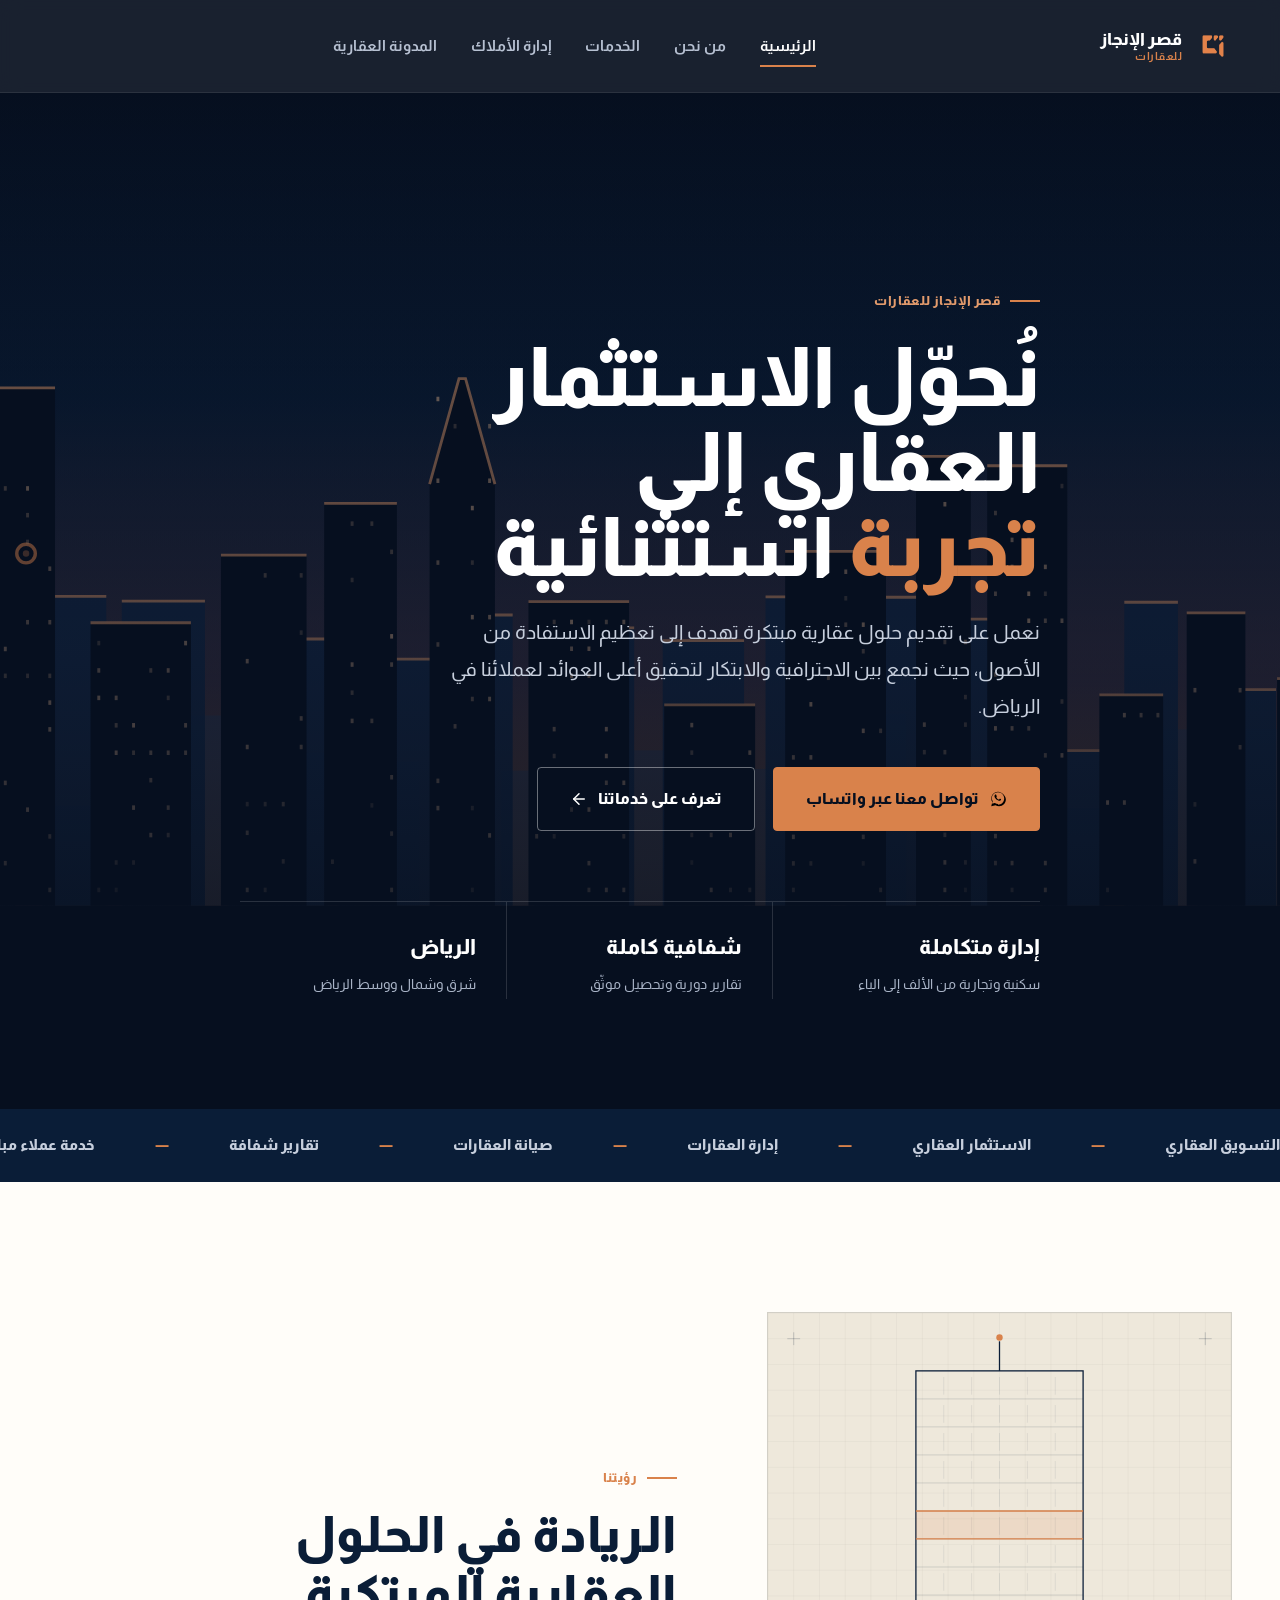
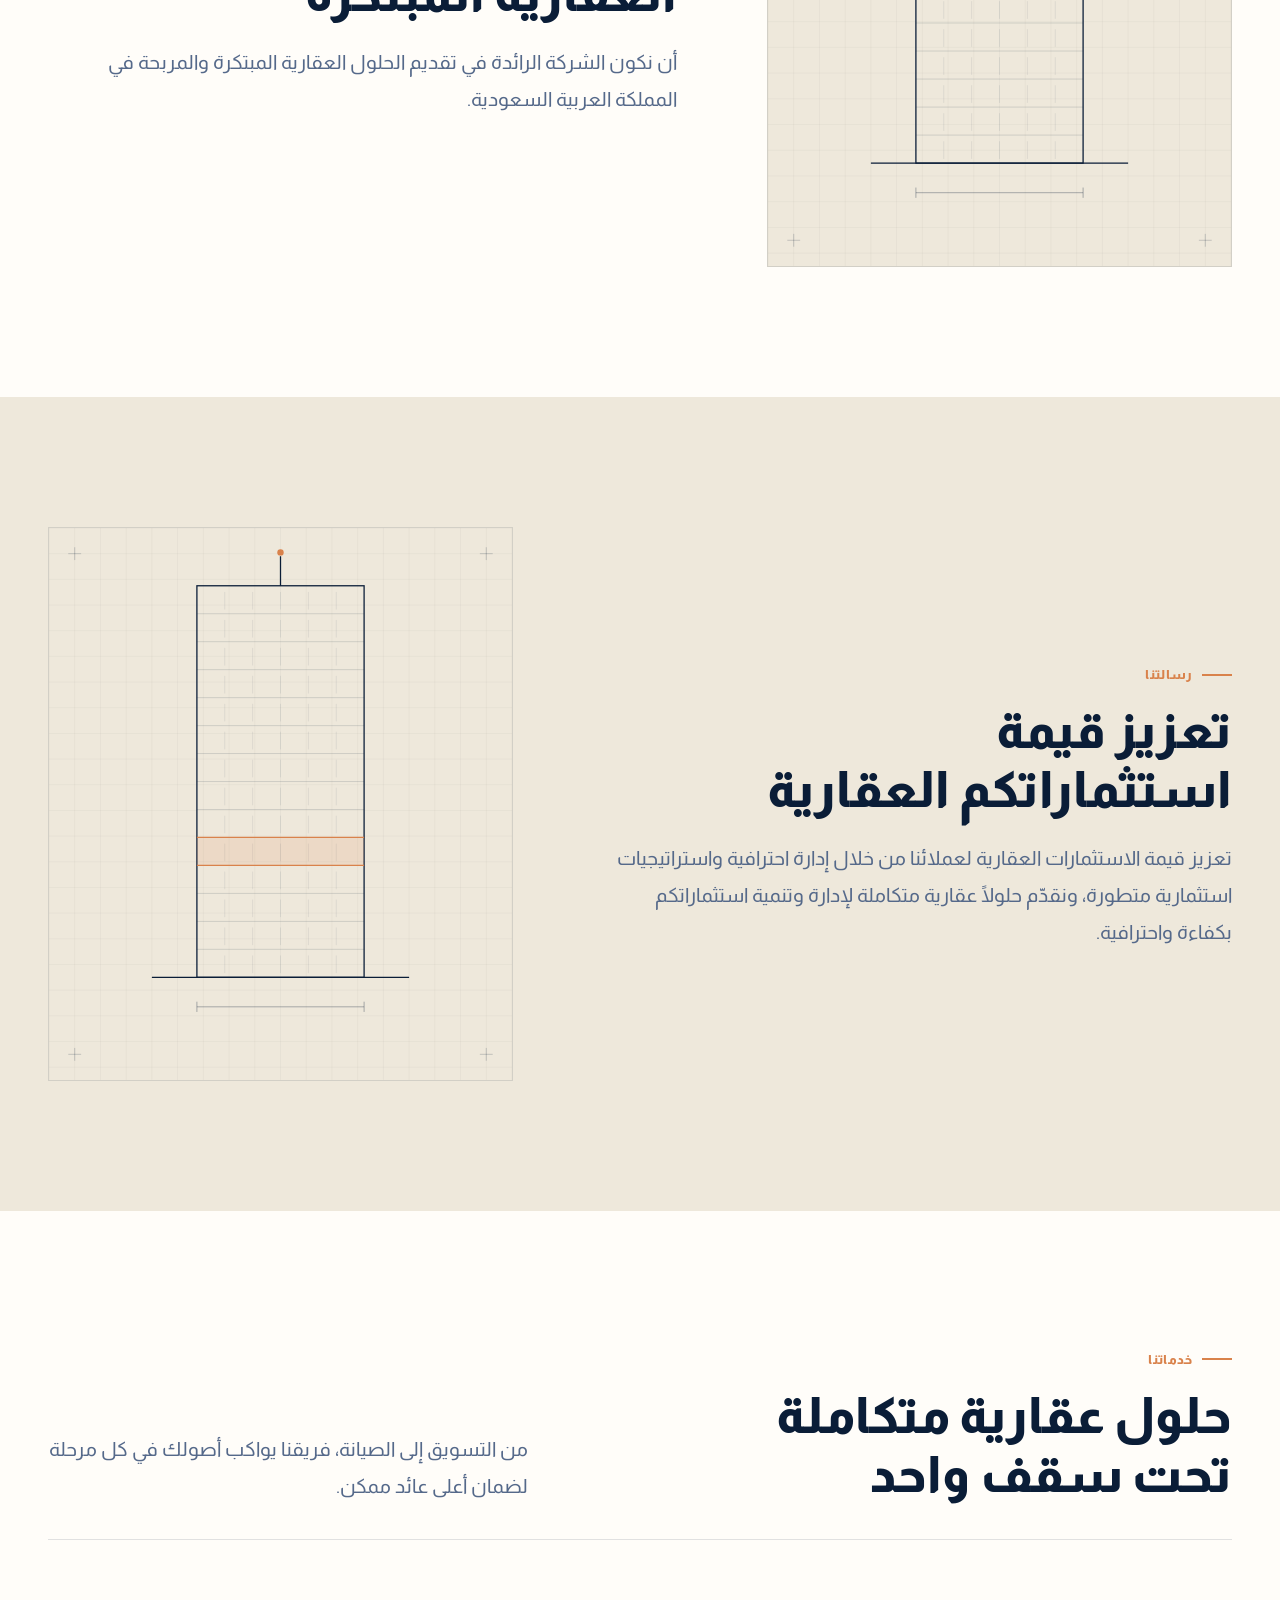
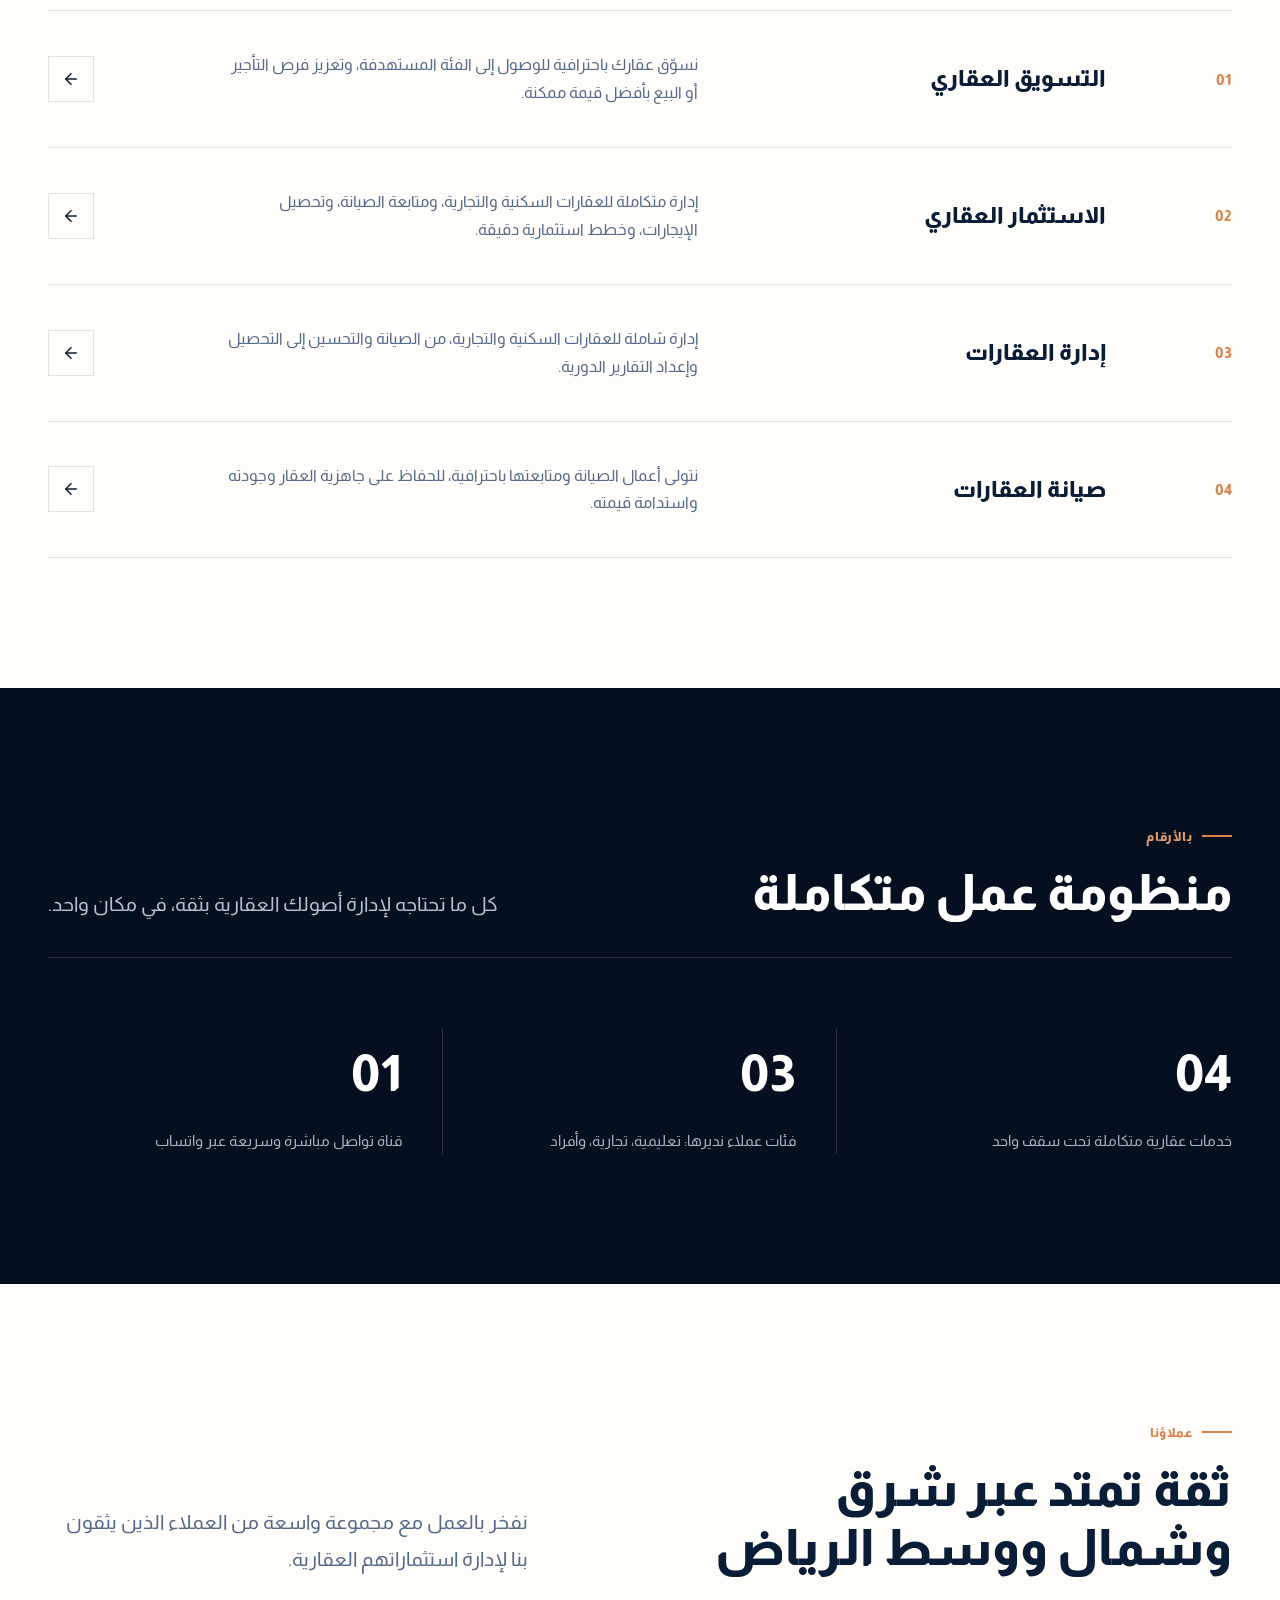
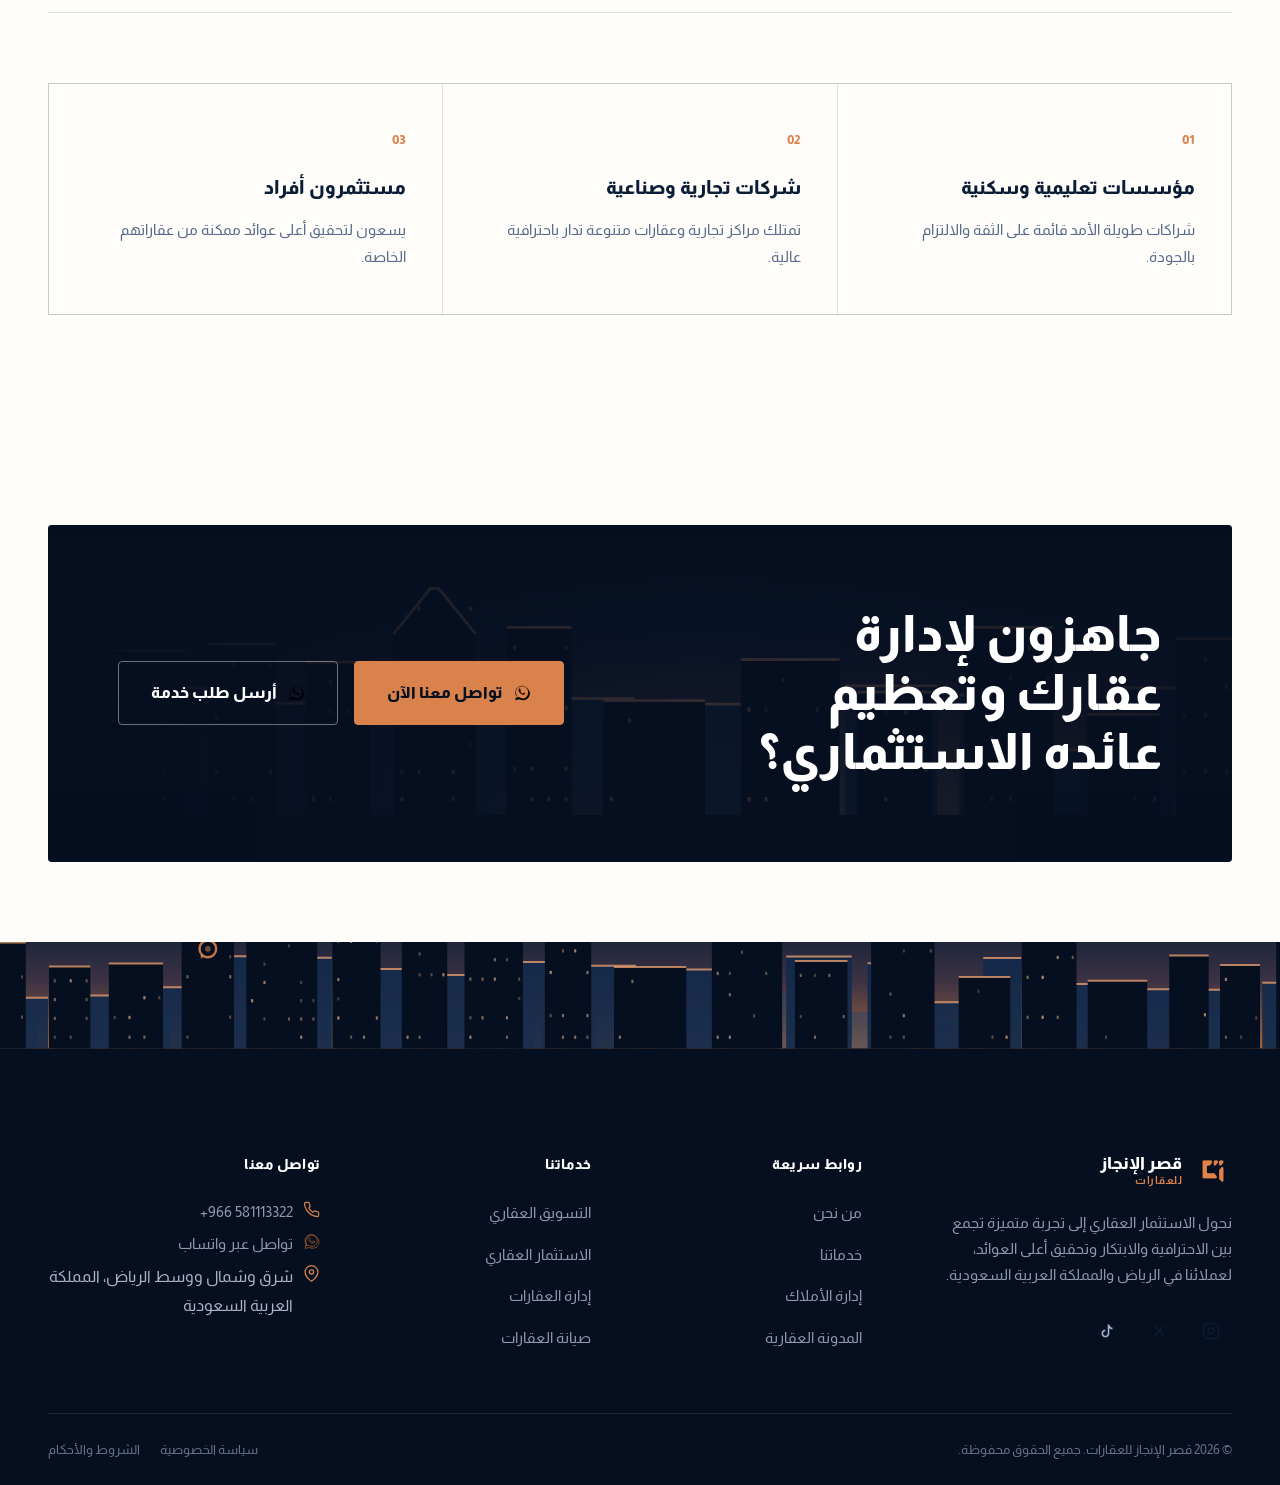
<file: index.html>
<!DOCTYPE html>
<html lang="ar" dir="rtl">
<head>
<meta charset="UTF-8">
<meta name="viewport" content="width=device-width, initial-scale=1.0">
<title>الرئيسية | قصر الإنجاز للعقارات</title>
<meta name="description" content="قصر الإنجاز للعقارات - حلول عقارية مبتكرة لإدارة وتسويق واستثمار وصيانة العقارات في الرياض، المملكة العربية السعودية.">
<link rel="icon" type="image/png" href="assets/img/logo.png">
<link rel="preconnect" href="https://fonts.googleapis.com">
<link rel="preconnect" href="https://fonts.gstatic.com" crossorigin>
<link href="https://fonts.googleapis.com/css2?family=Almarai:wght@300;400;700;800&display=swap" rel="stylesheet">
<link rel="stylesheet" href="assets/css/style.css">
</head>
<body>
  <header class="site-header">
    <div class="container header-inner">
      <a href="index.html" class="brand">
        <img src="assets/img/logo.png" alt="شعار قصر الإنجاز للعقارات">
        <span class="brand-text"><strong>قصر الإنجاز</strong><span>للعقارات</span></span>
      </a>
      <nav class="main-nav">
        <a href="index.html" class="active">الرئيسية</a>
        <a href="about.html">من نحن</a>
        <a href="services.html">الخدمات</a>
        <a href="property-management.html">إدارة الأملاك</a>
        <a href="blog.html">المدونة العقارية</a>
      </nav>
      <div class="header-actions">
        <button class="nav-toggle" aria-label="فتح القائمة" aria-expanded="false">
          <span></span><span></span><span></span>
        </button>
      </div>
    </div>
  </header>
  <section class="hero">
    <div class="hero-art"></div>
    <div class="hero-scrim"></div>
    <div class="container hero-content">
      <div class="eyebrow on-dark">قصر الإنجاز للعقارات</div>
      <h1 class="display-1">نُحوّل الاستثمار العقاري إلى <em>تجربة</em> استثنائية</h1>
      <p class="lede">نعمل على تقديم حلول عقارية مبتكرة تهدف إلى تعظيم الاستفادة من الأصول، حيث نجمع بين الاحترافية والابتكار لتحقيق أعلى العوائد لعملائنا في الرياض.</p>
      <div class="hero-actions">
        <a href="https://wa.me/966581113322?text=%D8%A7%D9%84%D8%B3%D9%84%D8%A7%D9%85%20%D8%B9%D9%84%D9%8A%D9%83%D9%85%D8%8C%20%D9%84%D8%AF%D9%8A%20%D8%A7%D8%B3%D8%AA%D9%81%D8%B3%D8%A7%D8%B1%20%D8%A8%D8%AE%D8%B5%D9%88%D8%B5%20%D8%AE%D8%AF%D9%85%D8%A7%D8%AA%20%D9%82%D8%B5%D8%B1%20%D8%A7%D9%84%D8%A5%D9%86%D8%AC%D8%A7%D8%B2%20%D9%84%D9%84%D8%B9%D9%82%D8%A7%D8%B1%D8%A7%D8%AA" target="_blank" rel="noopener" class="btn btn-primary"><svg viewBox="0 0 32 32"><path d="M16 3C9.4 3 4 8.4 4 15c0 2.4.7 4.6 1.9 6.5L4 29l7.7-1.9c1.8 1 3.9 1.6 6.3 1.6 6.6 0 12-5.4 12-12S22.6 3 16 3zm0 21.8c-2 0-3.9-.5-5.5-1.5l-.4-.2-4.6 1.2 1.2-4.5-.2-.4C5.5 17.7 5 15.9 5 15c0-6.1 4.9-11 11-11s11 4.9 11 11-4.9 11-11 11zm6-8.3c-.3-.2-1.9-.9-2.2-1-.3-.1-.5-.2-.7.2-.2.3-.8 1-1 1.2-.2.2-.4.2-.7.1-.3-.2-1.4-.5-2.6-1.6-1-.9-1.6-2-1.8-2.3-.2-.3 0-.5.1-.6.1-.1.3-.4.4-.5.1-.2.2-.3.3-.5.1-.2 0-.4 0-.5 0-.2-.7-1.7-1-2.3-.2-.6-.5-.5-.7-.5h-.6c-.2 0-.5.1-.8.4-.3.3-1 1-1 2.4 0 1.4 1 2.8 1.2 3 .1.2 2 3.1 4.9 4.3.7.3 1.2.5 1.6.6.7.2 1.3.2 1.8.1.5-.1 1.7-.7 2-1.4.2-.7.2-1.2.2-1.4-.1-.1-.3-.2-.6-.3z"/></svg> تواصل معنا عبر واتساب</a>
        <a href="services.html" class="btn btn-line on-dark">تعرف على خدماتنا <svg viewBox="0 0 24 24" fill="none" stroke="currentColor" stroke-width="2" stroke-linecap="round" stroke-linejoin="round"><line x1="19" y1="12" x2="5" y2="12"></line><polyline points="12 19 5 12 12 5"></polyline></svg></a>
      </div>
      <div class="hero-figures">
        <div class="fig"><strong>إدارة متكاملة</strong><span>سكنية وتجارية من الألف إلى الياء</span></div>
        <div class="fig"><strong>شفافية كاملة</strong><span>تقارير دورية وتحصيل موثّق</span></div>
        <div class="fig"><strong>الرياض</strong><span>شرق وشمال ووسط الرياض</span></div>
      </div>
    </div>
  </section>

  <div class="marquee-strip">
    <div class="marquee-track"><span>التسويق العقاري<b>—</b></span><span>الاستثمار العقاري<b>—</b></span><span>إدارة العقارات<b>—</b></span><span>صيانة العقارات<b>—</b></span><span>تقارير شفافة<b>—</b></span><span>خدمة عملاء مباشرة<b>—</b></span><span>التسويق العقاري<b>—</b></span><span>الاستثمار العقاري<b>—</b></span><span>إدارة العقارات<b>—</b></span><span>صيانة العقارات<b>—</b></span><span>تقارير شفافة<b>—</b></span><span>خدمة عملاء مباشرة<b>—</b></span></div>
  </div>

  <section class="section section--paper">
    <div class="container">
      <div class="editorial-split reveal">
        <div class="es-art"><img src="assets/img/blueprint-1.svg" alt="رسم معماري تخطيطي لبرج سكني" loading="lazy"></div>
        <div class="es-copy">
          <div class="eyebrow">رؤيتنا</div>
          <h2 class="display-2" style="margin-top:16px">الريادة في الحلول العقارية المبتكرة</h2>
          <p class="lede">أن نكون الشركة الرائدة في تقديم الحلول العقارية المبتكرة والمربحة في المملكة العربية السعودية.</p>
        </div>
      </div>
    </div>
  </section>

  <section class="section section--deep">
    <div class="container">
      <div class="editorial-split reverse reveal">
        <div class="es-copy">
          <div class="eyebrow">رسالتنا</div>
          <h2 class="display-2" style="margin-top:16px">تعزيز قيمة استثماراتكم العقارية</h2>
          <p class="lede">تعزيز قيمة الاستثمارات العقارية لعملائنا من خلال إدارة احترافية واستراتيجيات استثمارية متطورة، ونقدّم حلولًا عقارية متكاملة لإدارة وتنمية استثماراتكم بكفاءة واحترافية.</p>
        </div>
        <div class="es-art"><img src="assets/img/blueprint-2.svg" alt="رسم معماري تخطيطي لبرج تجاري" loading="lazy"></div>
      </div>
    </div>
  </section>

  <section class="section section--paper" id="services">
    <div class="container">
      <div class="kicker-row reveal">
        <div>
          <div class="eyebrow">خدماتنا</div>
          <h2 class="display-2" style="margin-top:16px">حلول عقارية متكاملة تحت سقف واحد</h2>
        </div>
        <p class="lede">من التسويق إلى الصيانة، فريقنا يواكب أصولك في كل مرحلة لضمان أعلى عائد ممكن.</p>
      </div>
      <div class="service-rows reveal">
        <a href="services.html#marketing" class="service-row">
          <span class="idx">01</span>
          <h3>التسويق العقاري</h3>
          <p>نسوّق عقارك باحترافية للوصول إلى الفئة المستهدفة، وتعزيز فرص التأجير أو البيع بأفضل قيمة ممكنة.</p>
          <span class="go"><svg viewBox="0 0 24 24" fill="none" stroke="currentColor" stroke-width="2" stroke-linecap="round" stroke-linejoin="round"><line x1="19" y1="12" x2="5" y2="12"></line><polyline points="12 19 5 12 12 5"></polyline></svg></span>
        </a>
        <a href="services.html#investment" class="service-row">
          <span class="idx">02</span>
          <h3>الاستثمار العقاري</h3>
          <p>إدارة متكاملة للعقارات السكنية والتجارية، ومتابعة الصيانة، وتحصيل الإيجارات، وخطط استثمارية دقيقة.</p>
          <span class="go"><svg viewBox="0 0 24 24" fill="none" stroke="currentColor" stroke-width="2" stroke-linecap="round" stroke-linejoin="round"><line x1="19" y1="12" x2="5" y2="12"></line><polyline points="12 19 5 12 12 5"></polyline></svg></span>
        </a>
        <a href="property-management.html" class="service-row">
          <span class="idx">03</span>
          <h3>إدارة العقارات</h3>
          <p>إدارة شاملة للعقارات السكنية والتجارية، من الصيانة والتحسين إلى التحصيل وإعداد التقارير الدورية.</p>
          <span class="go"><svg viewBox="0 0 24 24" fill="none" stroke="currentColor" stroke-width="2" stroke-linecap="round" stroke-linejoin="round"><line x1="19" y1="12" x2="5" y2="12"></line><polyline points="12 19 5 12 12 5"></polyline></svg></span>
        </a>
        <a href="services.html#maintenance" class="service-row">
          <span class="idx">04</span>
          <h3>صيانة العقارات</h3>
          <p>نتولى أعمال الصيانة ومتابعتها باحترافية، للحفاظ على جاهزية العقار وجودته واستدامة قيمته.</p>
          <span class="go"><svg viewBox="0 0 24 24" fill="none" stroke="currentColor" stroke-width="2" stroke-linecap="round" stroke-linejoin="round"><line x1="19" y1="12" x2="5" y2="12"></line><polyline points="12 19 5 12 12 5"></polyline></svg></span>
        </a>
      </div>
    </div>
  </section>

  <section class="section section--navy">
    <div class="container">
      <div class="kicker-row reveal" style="border-color:rgba(255,255,255,0.12)">
        <div>
          <div class="eyebrow on-dark">بالأرقام</div>
          <h2 class="display-2" style="margin-top:16px">منظومة عمل متكاملة</h2>
        </div>
        <p class="lede">كل ما تحتاجه لإدارة أصولك العقارية بثقة، في مكان واحد.</p>
      </div>
      <div class="stat-strip reveal">
        <div class="stat-block"><strong>04</strong><span>خدمات عقارية متكاملة تحت سقف واحد</span></div>
        <div class="stat-block"><strong>03</strong><span>فئات عملاء نديرها: تعليمية، تجارية، وأفراد</span></div>
        <div class="stat-block"><strong>01</strong><span>قناة تواصل مباشرة وسريعة عبر واتساب</span></div>
      </div>
    </div>
  </section>

  <section class="section section--paper">
    <div class="container">
      <div class="kicker-row reveal">
        <div>
          <div class="eyebrow">عملاؤنا</div>
          <h2 class="display-2" style="margin-top:16px">ثقة تمتد عبر شرق وشمال ووسط الرياض</h2>
        </div>
        <p class="lede">نفخر بالعمل مع مجموعة واسعة من العملاء الذين يثقون بنا لإدارة استثماراتهم العقارية.</p>
      </div>
      <div class="audience-grid reveal">
        <div class="audience-card"><span class="num">01</span><h4>مؤسسات تعليمية وسكنية</h4><p>شراكات طويلة الأمد قائمة على الثقة والالتزام بالجودة.</p></div>
        <div class="audience-card"><span class="num">02</span><h4>شركات تجارية وصناعية</h4><p>تمتلك مراكز تجارية وعقارات متنوعة تدار باحترافية عالية.</p></div>
        <div class="audience-card"><span class="num">03</span><h4>مستثمرون أفراد</h4><p>يسعون لتحقيق أعلى عوائد ممكنة من عقاراتهم الخاصة.</p></div>
      </div>
    </div>
  </section>

  <section class="section section--paper section--tight">
    <div class="container">
      <div class="cta-banner reveal">
        <div class="cta-art"></div>
        <h2 class="display-2">جاهزون لإدارة عقارك وتعظيم عائده الاستثماري؟</h2>
        <div class="actions">
          <a href="https://wa.me/966581113322?text=%D8%A7%D9%84%D8%B3%D9%84%D8%A7%D9%85%20%D8%B9%D9%84%D9%8A%D9%83%D9%85%D8%8C%20%D9%84%D8%AF%D9%8A%20%D8%A7%D8%B3%D8%AA%D9%81%D8%B3%D8%A7%D8%B1%20%D8%A8%D8%AE%D8%B5%D9%88%D8%B5%20%D8%AE%D8%AF%D9%85%D8%A7%D8%AA%20%D9%82%D8%B5%D8%B1%20%D8%A7%D9%84%D8%A5%D9%86%D8%AC%D8%A7%D8%B2%20%D9%84%D9%84%D8%B9%D9%82%D8%A7%D8%B1%D8%A7%D8%AA" target="_blank" rel="noopener" class="btn btn-primary"><svg viewBox="0 0 32 32"><path d="M16 3C9.4 3 4 8.4 4 15c0 2.4.7 4.6 1.9 6.5L4 29l7.7-1.9c1.8 1 3.9 1.6 6.3 1.6 6.6 0 12-5.4 12-12S22.6 3 16 3zm0 21.8c-2 0-3.9-.5-5.5-1.5l-.4-.2-4.6 1.2 1.2-4.5-.2-.4C5.5 17.7 5 15.9 5 15c0-6.1 4.9-11 11-11s11 4.9 11 11-4.9 11-11 11zm6-8.3c-.3-.2-1.9-.9-2.2-1-.3-.1-.5-.2-.7.2-.2.3-.8 1-1 1.2-.2.2-.4.2-.7.1-.3-.2-1.4-.5-2.6-1.6-1-.9-1.6-2-1.8-2.3-.2-.3 0-.5.1-.6.1-.1.3-.4.4-.5.1-.2.2-.3.3-.5.1-.2 0-.4 0-.5 0-.2-.7-1.7-1-2.3-.2-.6-.5-.5-.7-.5h-.6c-.2 0-.5.1-.8.4-.3.3-1 1-1 2.4 0 1.4 1 2.8 1.2 3 .1.2 2 3.1 4.9 4.3.7.3 1.2.5 1.6.6.7.2 1.3.2 1.8.1.5-.1 1.7-.7 2-1.4.2-.7.2-1.2.2-1.4-.1-.1-.3-.2-.6-.3z"/></svg> تواصل معنا الآن</a>
          <a href="https://wa.me/966581113322?text=%D8%A7%D9%84%D8%B3%D9%84%D8%A7%D9%85%20%D8%B9%D9%84%D9%8A%D9%83%D9%85%D8%8C%20%D9%84%D8%AF%D9%8A%20%D8%A7%D8%B3%D8%AA%D9%81%D8%B3%D8%A7%D8%B1%20%D8%A8%D8%AE%D8%B5%D9%88%D8%B5%20%D8%AE%D8%AF%D9%85%D8%A7%D8%AA%20%D9%82%D8%B5%D8%B1%20%D8%A7%D9%84%D8%A5%D9%86%D8%AC%D8%A7%D8%B2%20%D9%84%D9%84%D8%B9%D9%82%D8%A7%D8%B1%D8%A7%D8%AA" target="_blank" rel="noopener" class="btn btn-line on-dark"><svg viewBox="0 0 32 32"><path d="M16 3C9.4 3 4 8.4 4 15c0 2.4.7 4.6 1.9 6.5L4 29l7.7-1.9c1.8 1 3.9 1.6 6.3 1.6 6.6 0 12-5.4 12-12S22.6 3 16 3zm0 21.8c-2 0-3.9-.5-5.5-1.5l-.4-.2-4.6 1.2 1.2-4.5-.2-.4C5.5 17.7 5 15.9 5 15c0-6.1 4.9-11 11-11s11 4.9 11 11-4.9 11-11 11zm6-8.3c-.3-.2-1.9-.9-2.2-1-.3-.1-.5-.2-.7.2-.2.3-.8 1-1 1.2-.2.2-.4.2-.7.1-.3-.2-1.4-.5-2.6-1.6-1-.9-1.6-2-1.8-2.3-.2-.3 0-.5.1-.6.1-.1.3-.4.4-.5.1-.2.2-.3.3-.5.1-.2 0-.4 0-.5 0-.2-.7-1.7-1-2.3-.2-.6-.5-.5-.7-.5h-.6c-.2 0-.5.1-.8.4-.3.3-1 1-1 2.4 0 1.4 1 2.8 1.2 3 .1.2 2 3.1 4.9 4.3.7.3 1.2.5 1.6.6.7.2 1.3.2 1.8.1.5-.1 1.7-.7 2-1.4.2-.7.2-1.2.2-1.4-.1-.1-.3-.2-.6-.3z"/></svg> أرسل طلب خدمة</a>
        </div>
      </div>
    </div>
  </section>

  <div class="footer-skyline"></div>
  <footer class="site-footer">
    <div class="container">
      <div class="footer-top">
        <div class="footer-brand">
          <a href="index.html" class="brand">
            <img src="assets/img/logo.png" alt="شعار قصر الإنجاز للعقارات">
            <span class="brand-text"><strong style="color:#fff">قصر الإنجاز</strong><span>للعقارات</span></span>
          </a>
          <p>نحول الاستثمار العقاري إلى تجربة متميزة تجمع بين الاحترافية والابتكار وتحقيق أعلى العوائد، لعملائنا في الرياض والمملكة العربية السعودية.</p>
          <div class="social-row" style="margin-top:22px">
            <a href="https://www.instagram.com/qaalinjaz" target="_blank" rel="noopener" aria-label="Instagram"><svg viewBox="0 0 24 24" fill="none" stroke="currentColor" stroke-width="1.8" stroke-linecap="round" stroke-linejoin="round"><rect x="2" y="2" width="20" height="20" rx="5"></rect><path d="M16 11.37A4 4 0 1 1 12.63 8 4 4 0 0 1 16 11.37z"></path><line x1="17.5" y1="6.5" x2="17.51" y2="6.5"></line></svg></a>
            <a href="https://x.com/qaalinjaz" target="_blank" rel="noopener" aria-label="X"><svg viewBox="0 0 24 24" fill="none" stroke="currentColor" stroke-width="1.8" stroke-linecap="round" stroke-linejoin="round"><line x1="18" y1="6" x2="6" y2="18"></line><line x1="6" y1="6" x2="18" y2="18"></line></svg></a>
            <a href="https://www.tiktok.com/@qaalinjaz" target="_blank" rel="noopener" aria-label="TikTok"><svg viewBox="0 0 24 24" fill="currentColor" stroke="none"><path d="M16.6 5.82s.51.5 0 0A4.278 4.278 0 0 1 15.54 3h-3.09v12.4a2.59 2.59 0 1 1-2.59-2.59c.15 0 .3.02.44.05V9.7a5.6 5.6 0 0 0-.44-.02A5.61 5.61 0 1 0 15.5 15.3V9.06a7.336 7.336 0 0 0 4.28 1.37V7.34s-1.88.1-3.18-1.52z"></path></svg></a>
          </div>
        </div>
        <div class="footer-col">
          <h4>روابط سريعة</h4>
          <ul>
            <li><a href="about.html">من نحن</a></li>
            <li><a href="services.html">خدماتنا</a></li>
            <li><a href="property-management.html">إدارة الأملاك</a></li>
            <li><a href="blog.html">المدونة العقارية</a></li>
          </ul>
        </div>
        <div class="footer-col">
          <h4>خدماتنا</h4>
          <ul>
            <li><a href="services.html#marketing">التسويق العقاري</a></li>
            <li><a href="services.html#investment">الاستثمار العقاري</a></li>
            <li><a href="services.html#management">إدارة العقارات</a></li>
            <li><a href="services.html#maintenance">صيانة العقارات</a></li>
          </ul>
        </div>
        <div class="footer-col">
          <h4>تواصل معنا</h4>
          <div class="contact-line"><svg viewBox="0 0 24 24" fill="none" stroke="currentColor" stroke-width="1.8" stroke-linecap="round" stroke-linejoin="round"><path d="M22 16.92v3a2 2 0 0 1-2.18 2 19.79 19.79 0 0 1-8.63-3.07 19.5 19.5 0 0 1-6-6 19.79 19.79 0 0 1-3.07-8.67A2 2 0 0 1 4.11 2h3a2 2 0 0 1 2 1.72c.127.96.362 1.903.7 2.81a2 2 0 0 1-.45 2.11L8.09 9.91a16 16 0 0 0 6 6l1.27-1.27a2 2 0 0 1 2.11-.45c.907.338 1.85.573 2.81.7A2 2 0 0 1 22 16.92z"></path></svg><a href="tel:+966581113322">581113322 966+</a></div>
          <div class="contact-line"><svg viewBox="0 0 32 32"><path d="M16 3C9.4 3 4 8.4 4 15c0 2.4.7 4.6 1.9 6.5L4 29l7.7-1.9c1.8 1 3.9 1.6 6.3 1.6 6.6 0 12-5.4 12-12S22.6 3 16 3zm0 21.8c-2 0-3.9-.5-5.5-1.5l-.4-.2-4.6 1.2 1.2-4.5-.2-.4C5.5 17.7 5 15.9 5 15c0-6.1 4.9-11 11-11s11 4.9 11 11-4.9 11-11 11zm6-8.3c-.3-.2-1.9-.9-2.2-1-.3-.1-.5-.2-.7.2-.2.3-.8 1-1 1.2-.2.2-.4.2-.7.1-.3-.2-1.4-.5-2.6-1.6-1-.9-1.6-2-1.8-2.3-.2-.3 0-.5.1-.6.1-.1.3-.4.4-.5.1-.2.2-.3.3-.5.1-.2 0-.4 0-.5 0-.2-.7-1.7-1-2.3-.2-.6-.5-.5-.7-.5h-.6c-.2 0-.5.1-.8.4-.3.3-1 1-1 2.4 0 1.4 1 2.8 1.2 3 .1.2 2 3.1 4.9 4.3.7.3 1.2.5 1.6.6.7.2 1.3.2 1.8.1.5-.1 1.7-.7 2-1.4.2-.7.2-1.2.2-1.4-.1-.1-.3-.2-.6-.3z"/></svg><a href="https://wa.me/966581113322?text=%D8%A7%D9%84%D8%B3%D9%84%D8%A7%D9%85%20%D8%B9%D9%84%D9%8A%D9%83%D9%85%D8%8C%20%D9%84%D8%AF%D9%8A%20%D8%A7%D8%B3%D8%AA%D9%81%D8%B3%D8%A7%D8%B1%20%D8%A8%D8%AE%D8%B5%D9%88%D8%B5%20%D8%AE%D8%AF%D9%85%D8%A7%D8%AA%20%D9%82%D8%B5%D8%B1%20%D8%A7%D9%84%D8%A5%D9%86%D8%AC%D8%A7%D8%B2%20%D9%84%D9%84%D8%B9%D9%82%D8%A7%D8%B1%D8%A7%D8%AA" target="_blank" rel="noopener">تواصل عبر واتساب</a></div>
          <div class="contact-line"><svg viewBox="0 0 24 24" fill="none" stroke="currentColor" stroke-width="1.8" stroke-linecap="round" stroke-linejoin="round"><path d="M21 10c0 7-9 13-9 13s-9-6-9-13a9 9 0 0 1 18 0z"></path><circle cx="12" cy="10" r="3"></circle></svg><span>شرق وشمال ووسط الرياض، المملكة العربية السعودية</span></div>
        </div>
      </div>
      <div class="footer-bottom">
        <span>© 2026 قصر الإنجاز للعقارات. جميع الحقوق محفوظة.</span>
        <div class="legal-links">
          <a href="privacy.html">سياسة الخصوصية</a>
          <a href="terms.html">الشروط والأحكام</a>
        </div>
      </div>
    </div>
  </footer>

<script src="assets/js/main.js"></script>
</body>
</html>
</file>
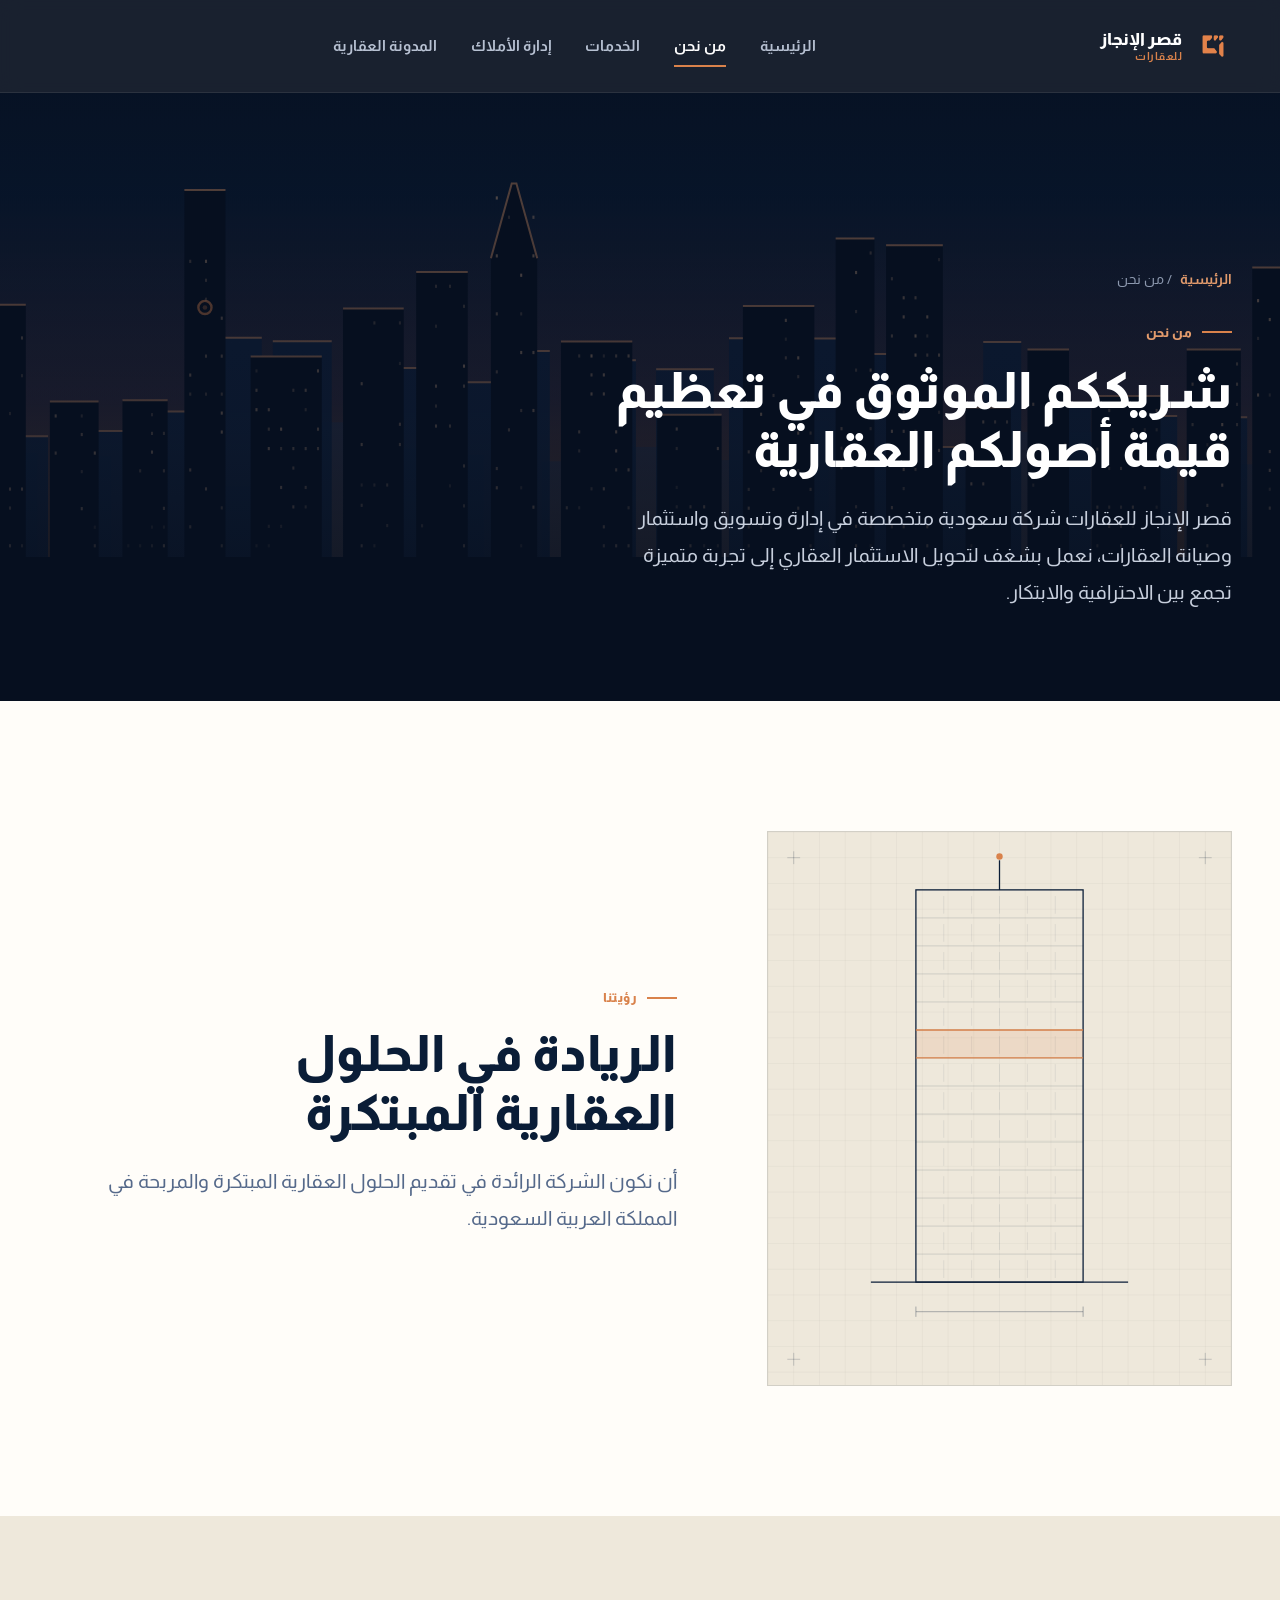
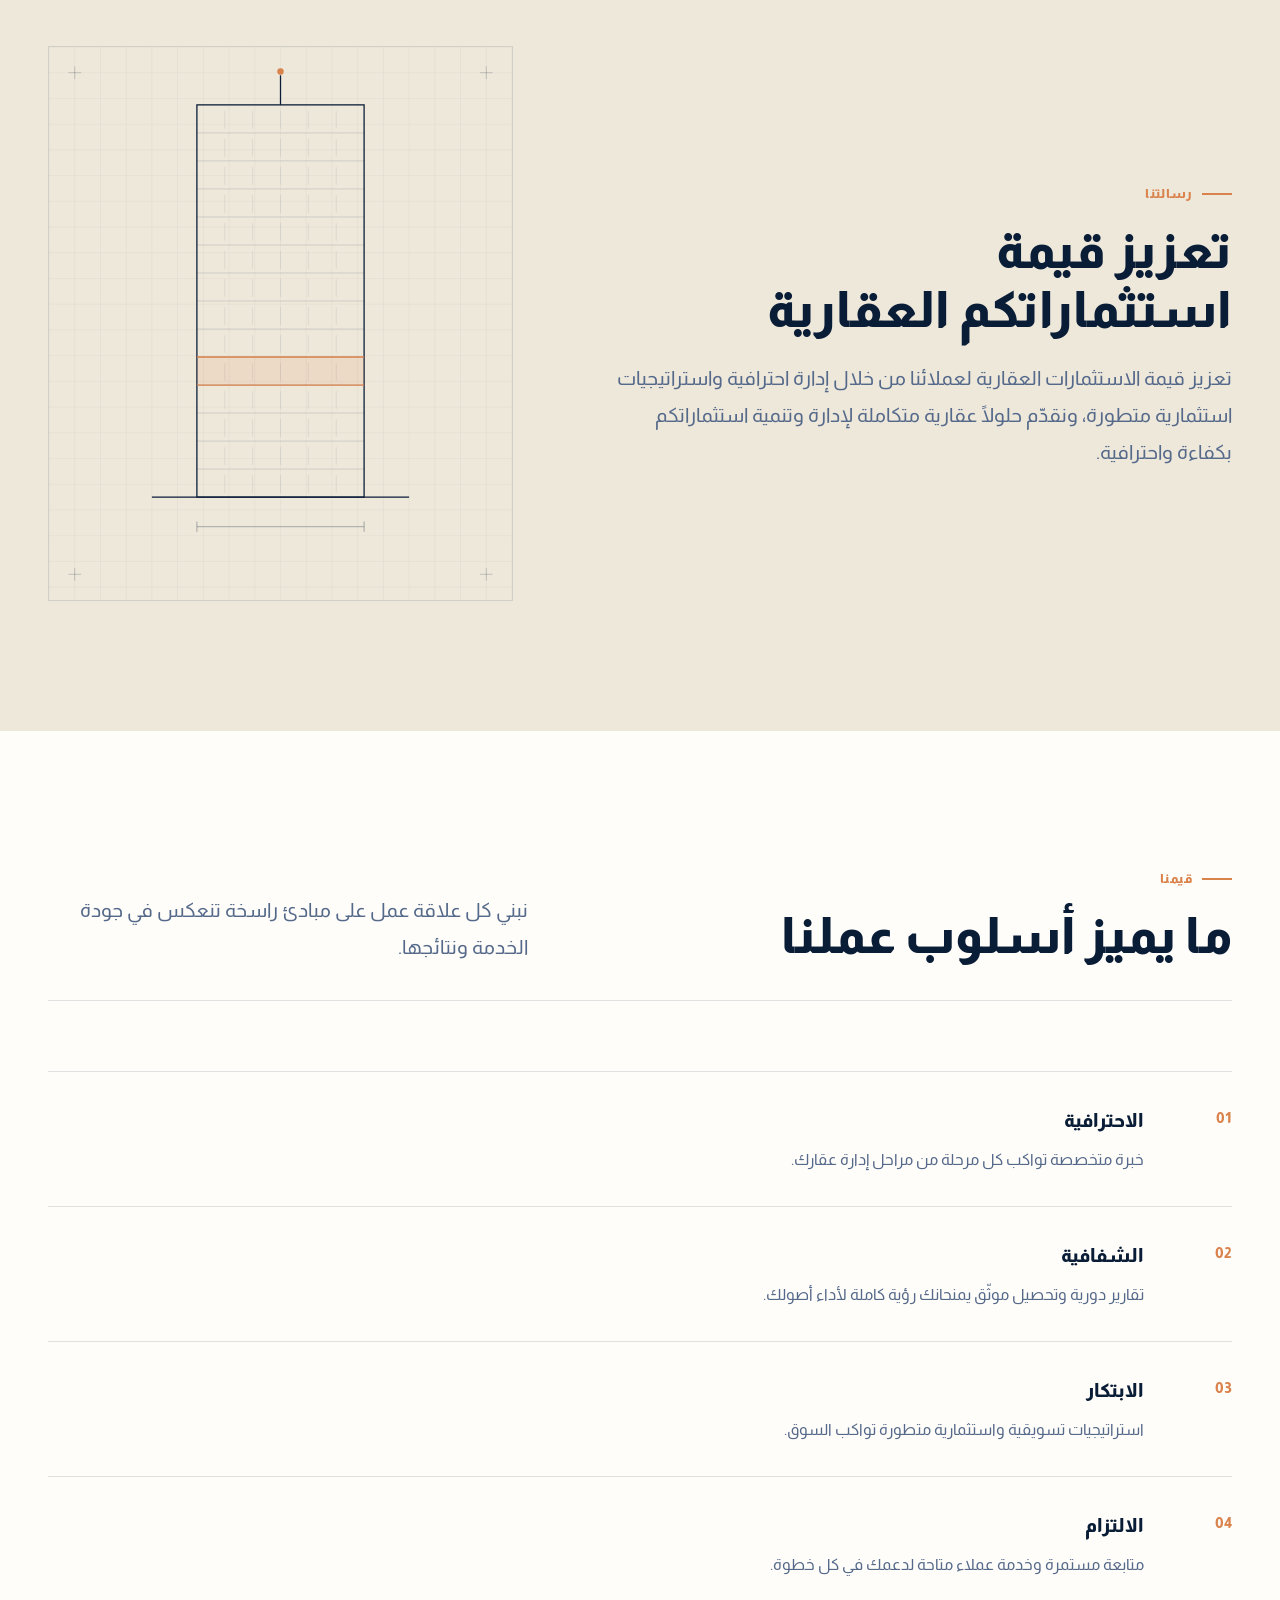
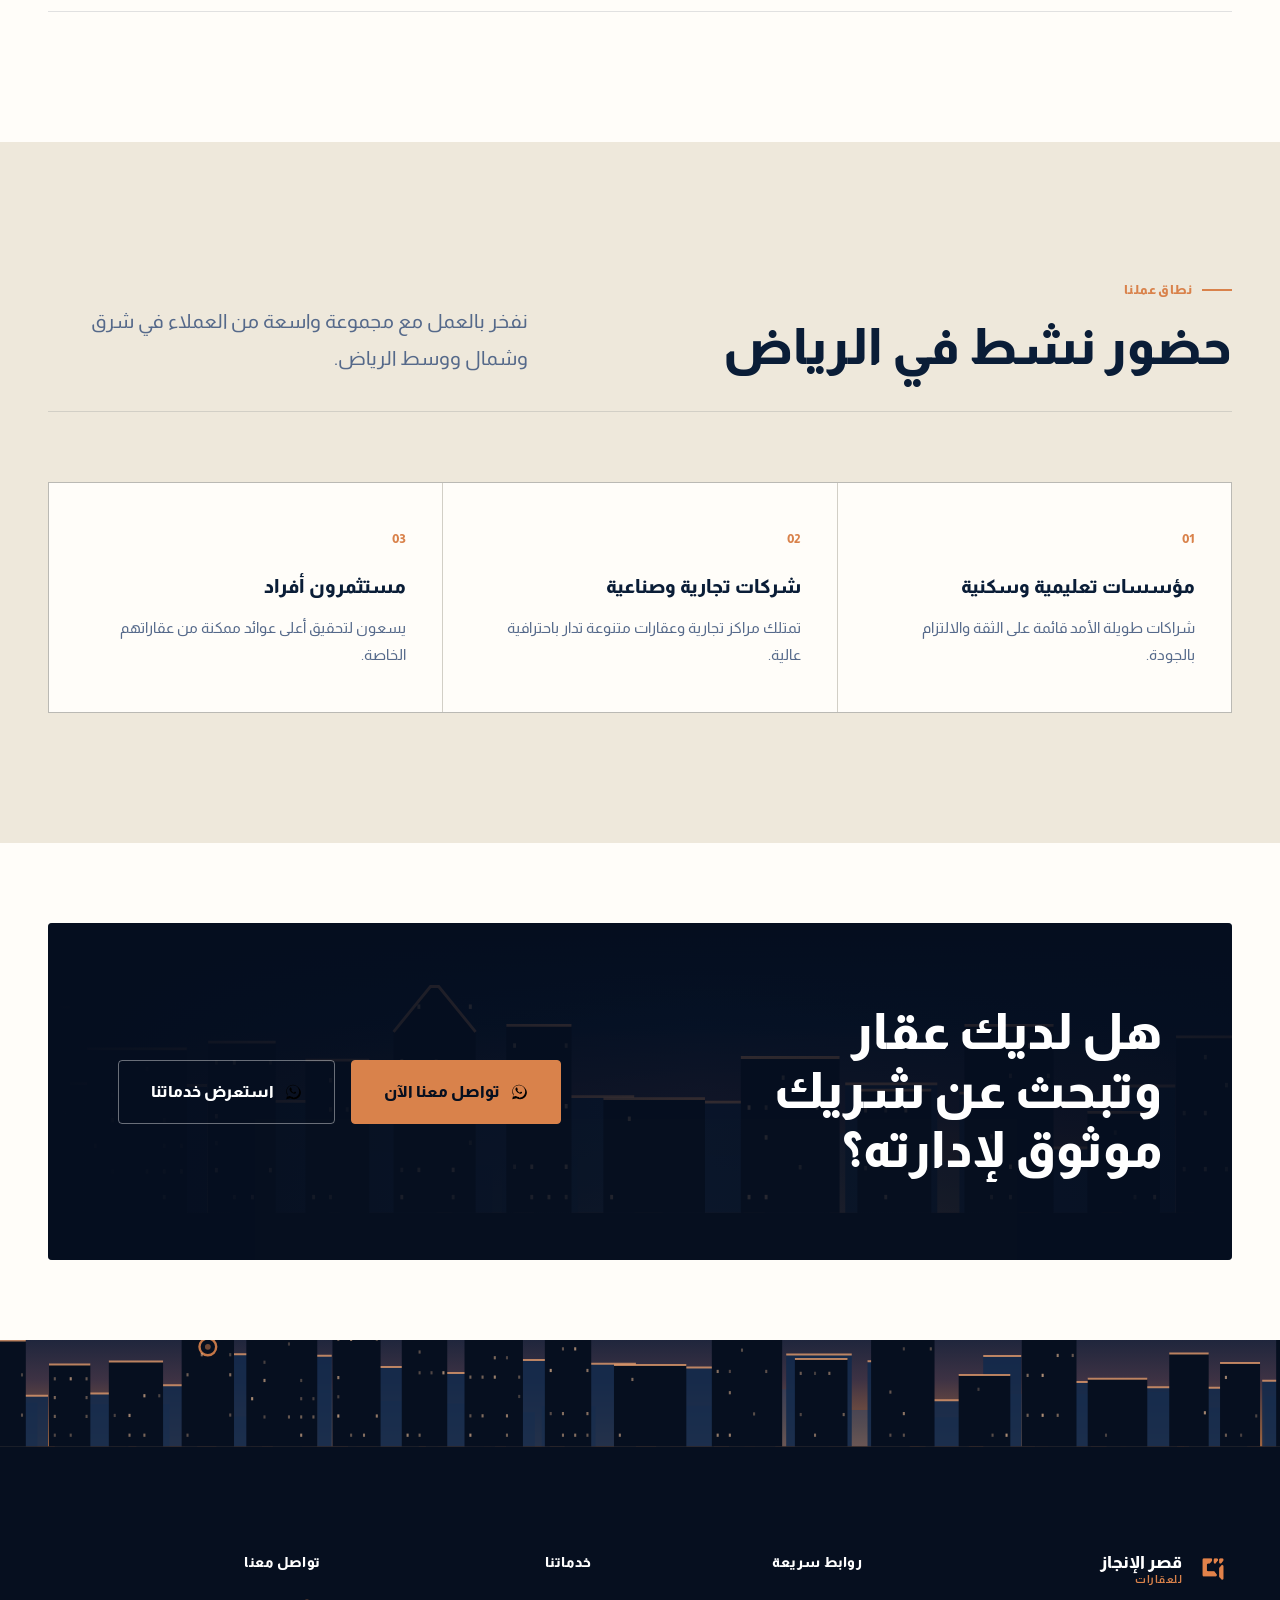
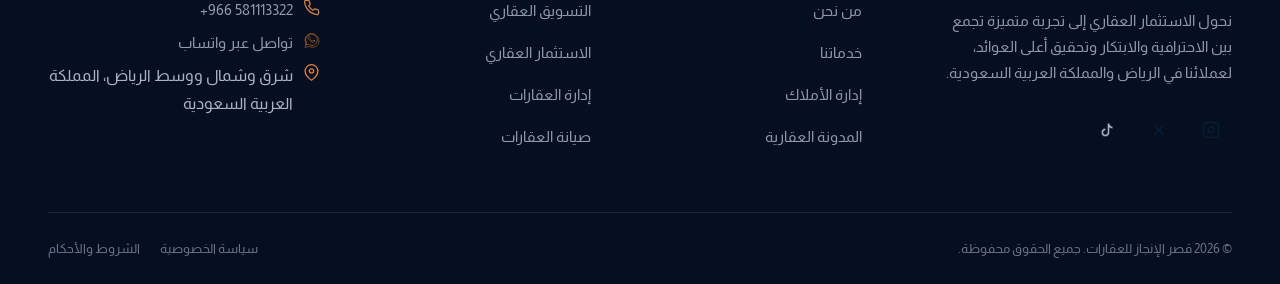
<file: about.html>
<!DOCTYPE html>
<html lang="ar" dir="rtl">
<head>
<meta charset="UTF-8">
<meta name="viewport" content="width=device-width, initial-scale=1.0">
<title>من نحن | قصر الإنجاز للعقارات</title>
<meta name="description" content="تعرّف على رؤية ورسالة وقيم قصر الإنجاز للعقارات، ونطاق عملنا في إدارة وتطوير الاستثمارات العقارية بالرياض.">
<link rel="icon" type="image/png" href="assets/img/logo.png">
<link rel="preconnect" href="https://fonts.googleapis.com">
<link rel="preconnect" href="https://fonts.gstatic.com" crossorigin>
<link href="https://fonts.googleapis.com/css2?family=Almarai:wght@300;400;700;800&display=swap" rel="stylesheet">
<link rel="stylesheet" href="assets/css/style.css">
</head>
<body>
  <header class="site-header">
    <div class="container header-inner">
      <a href="index.html" class="brand">
        <img src="assets/img/logo.png" alt="شعار قصر الإنجاز للعقارات">
        <span class="brand-text"><strong>قصر الإنجاز</strong><span>للعقارات</span></span>
      </a>
      <nav class="main-nav">
        <a href="index.html">الرئيسية</a>
        <a href="about.html" class="active">من نحن</a>
        <a href="services.html">الخدمات</a>
        <a href="property-management.html">إدارة الأملاك</a>
        <a href="blog.html">المدونة العقارية</a>
      </nav>
      <div class="header-actions">
        <button class="nav-toggle" aria-label="فتح القائمة" aria-expanded="false">
          <span></span><span></span><span></span>
        </button>
      </div>
    </div>
  </header>
  <section class="page-hero">
    <div class="hero-art"></div>
    <div class="hero-scrim"></div>
    <div class="container page-hero-inner">
      <div class="breadcrumb"><a href="index.html">الرئيسية</a> / من نحن</div>
      <div class="eyebrow on-dark">من نحن</div>
      <h1 class="display-2" style="margin-top:18px">شريككم الموثوق في تعظيم قيمة أصولكم العقارية</h1>
      <p class="lede">قصر الإنجاز للعقارات شركة سعودية متخصصة في إدارة وتسويق واستثمار وصيانة العقارات، نعمل بشغف لتحويل الاستثمار العقاري إلى تجربة متميزة تجمع بين الاحترافية والابتكار.</p>
    </div>
  </section>

  <section class="section section--paper">
    <div class="container">
      <div class="editorial-split reveal">
        <div class="es-art"><img src="assets/img/blueprint-1.svg" alt="رسم معماري تخطيطي" loading="lazy"></div>
        <div class="es-copy">
          <div class="eyebrow">رؤيتنا</div>
          <h2 class="display-2" style="margin-top:16px">الريادة في الحلول العقارية المبتكرة</h2>
          <p class="lede">أن نكون الشركة الرائدة في تقديم الحلول العقارية المبتكرة والمربحة في المملكة العربية السعودية.</p>
        </div>
      </div>
    </div>
  </section>

  <section class="section section--deep">
    <div class="container">
      <div class="editorial-split reverse reveal">
        <div class="es-copy">
          <div class="eyebrow">رسالتنا</div>
          <h2 class="display-2" style="margin-top:16px">تعزيز قيمة استثماراتكم العقارية</h2>
          <p class="lede">تعزيز قيمة الاستثمارات العقارية لعملائنا من خلال إدارة احترافية واستراتيجيات استثمارية متطورة، ونقدّم حلولًا عقارية متكاملة لإدارة وتنمية استثماراتكم بكفاءة واحترافية.</p>
        </div>
        <div class="es-art"><img src="assets/img/blueprint-2.svg" alt="رسم معماري تخطيطي" loading="lazy"></div>
      </div>
    </div>
  </section>

  <section class="section section--paper">
    <div class="container">
      <div class="kicker-row reveal">
        <div>
          <div class="eyebrow">قيمنا</div>
          <h2 class="display-2" style="margin-top:16px">ما يميز أسلوب عملنا</h2>
        </div>
        <p class="lede">نبني كل علاقة عمل على مبادئ راسخة تنعكس في جودة الخدمة ونتائجها.</p>
      </div>
      <div class="value-list reveal">
        <div class="value-row">
          <span class="vnum">01</span>
          <div><h4>الاحترافية</h4><p>خبرة متخصصة تواكب كل مرحلة من مراحل إدارة عقارك.</p></div>
        </div>
        <div class="value-row">
          <span class="vnum">02</span>
          <div><h4>الشفافية</h4><p>تقارير دورية وتحصيل موثّق يمنحانك رؤية كاملة لأداء أصولك.</p></div>
        </div>
        <div class="value-row">
          <span class="vnum">03</span>
          <div><h4>الابتكار</h4><p>استراتيجيات تسويقية واستثمارية متطورة تواكب السوق.</p></div>
        </div>
        <div class="value-row">
          <span class="vnum">04</span>
          <div><h4>الالتزام</h4><p>متابعة مستمرة وخدمة عملاء متاحة لدعمك في كل خطوة.</p></div>
        </div>
      </div>
    </div>
  </section>

  <section class="section section--deep">
    <div class="container">
      <div class="kicker-row reveal">
        <div>
          <div class="eyebrow">نطاق عملنا</div>
          <h2 class="display-2" style="margin-top:16px">حضور نشط في الرياض</h2>
        </div>
        <p class="lede">نفخر بالعمل مع مجموعة واسعة من العملاء في شرق وشمال ووسط الرياض.</p>
      </div>
      <div class="audience-grid reveal">
        <div class="audience-card"><span class="num">01</span><h4>مؤسسات تعليمية وسكنية</h4><p>شراكات طويلة الأمد قائمة على الثقة والالتزام بالجودة.</p></div>
        <div class="audience-card"><span class="num">02</span><h4>شركات تجارية وصناعية</h4><p>تمتلك مراكز تجارية وعقارات متنوعة تدار باحترافية عالية.</p></div>
        <div class="audience-card"><span class="num">03</span><h4>مستثمرون أفراد</h4><p>يسعون لتحقيق أعلى عوائد ممكنة من عقاراتهم الخاصة.</p></div>
      </div>
    </div>
  </section>

  <section class="section section--paper section--tight">
    <div class="container">
      <div class="cta-banner reveal">
        <div class="cta-art"></div>
        <h2 class="display-2">هل لديك عقار وتبحث عن شريك موثوق لإدارته؟</h2>
        <div class="actions">
          <a href="https://wa.me/966581113322?text=%D8%A7%D9%84%D8%B3%D9%84%D8%A7%D9%85%20%D8%B9%D9%84%D9%8A%D9%83%D9%85%D8%8C%20%D9%84%D8%AF%D9%8A%20%D8%A7%D8%B3%D8%AA%D9%81%D8%B3%D8%A7%D8%B1%20%D8%A8%D8%AE%D8%B5%D9%88%D8%B5%20%D8%AE%D8%AF%D9%85%D8%A7%D8%AA%20%D9%82%D8%B5%D8%B1%20%D8%A7%D9%84%D8%A5%D9%86%D8%AC%D8%A7%D8%B2%20%D9%84%D9%84%D8%B9%D9%82%D8%A7%D8%B1%D8%A7%D8%AA" target="_blank" rel="noopener" class="btn btn-primary"><svg viewBox="0 0 32 32"><path d="M16 3C9.4 3 4 8.4 4 15c0 2.4.7 4.6 1.9 6.5L4 29l7.7-1.9c1.8 1 3.9 1.6 6.3 1.6 6.6 0 12-5.4 12-12S22.6 3 16 3zm0 21.8c-2 0-3.9-.5-5.5-1.5l-.4-.2-4.6 1.2 1.2-4.5-.2-.4C5.5 17.7 5 15.9 5 15c0-6.1 4.9-11 11-11s11 4.9 11 11-4.9 11-11 11zm6-8.3c-.3-.2-1.9-.9-2.2-1-.3-.1-.5-.2-.7.2-.2.3-.8 1-1 1.2-.2.2-.4.2-.7.1-.3-.2-1.4-.5-2.6-1.6-1-.9-1.6-2-1.8-2.3-.2-.3 0-.5.1-.6.1-.1.3-.4.4-.5.1-.2.2-.3.3-.5.1-.2 0-.4 0-.5 0-.2-.7-1.7-1-2.3-.2-.6-.5-.5-.7-.5h-.6c-.2 0-.5.1-.8.4-.3.3-1 1-1 2.4 0 1.4 1 2.8 1.2 3 .1.2 2 3.1 4.9 4.3.7.3 1.2.5 1.6.6.7.2 1.3.2 1.8.1.5-.1 1.7-.7 2-1.4.2-.7.2-1.2.2-1.4-.1-.1-.3-.2-.6-.3z"/></svg> تواصل معنا الآن</a>
          <a href="services.html" target="_blank" rel="noopener" class="btn btn-line on-dark"><svg viewBox="0 0 32 32"><path d="M16 3C9.4 3 4 8.4 4 15c0 2.4.7 4.6 1.9 6.5L4 29l7.7-1.9c1.8 1 3.9 1.6 6.3 1.6 6.6 0 12-5.4 12-12S22.6 3 16 3zm0 21.8c-2 0-3.9-.5-5.5-1.5l-.4-.2-4.6 1.2 1.2-4.5-.2-.4C5.5 17.7 5 15.9 5 15c0-6.1 4.9-11 11-11s11 4.9 11 11-4.9 11-11 11zm6-8.3c-.3-.2-1.9-.9-2.2-1-.3-.1-.5-.2-.7.2-.2.3-.8 1-1 1.2-.2.2-.4.2-.7.1-.3-.2-1.4-.5-2.6-1.6-1-.9-1.6-2-1.8-2.3-.2-.3 0-.5.1-.6.1-.1.3-.4.4-.5.1-.2.2-.3.3-.5.1-.2 0-.4 0-.5 0-.2-.7-1.7-1-2.3-.2-.6-.5-.5-.7-.5h-.6c-.2 0-.5.1-.8.4-.3.3-1 1-1 2.4 0 1.4 1 2.8 1.2 3 .1.2 2 3.1 4.9 4.3.7.3 1.2.5 1.6.6.7.2 1.3.2 1.8.1.5-.1 1.7-.7 2-1.4.2-.7.2-1.2.2-1.4-.1-.1-.3-.2-.6-.3z"/></svg> استعرض خدماتنا</a>
        </div>
      </div>
    </div>
  </section>

  <div class="footer-skyline"></div>
  <footer class="site-footer">
    <div class="container">
      <div class="footer-top">
        <div class="footer-brand">
          <a href="index.html" class="brand">
            <img src="assets/img/logo.png" alt="شعار قصر الإنجاز للعقارات">
            <span class="brand-text"><strong style="color:#fff">قصر الإنجاز</strong><span>للعقارات</span></span>
          </a>
          <p>نحول الاستثمار العقاري إلى تجربة متميزة تجمع بين الاحترافية والابتكار وتحقيق أعلى العوائد، لعملائنا في الرياض والمملكة العربية السعودية.</p>
          <div class="social-row" style="margin-top:22px">
            <a href="https://www.instagram.com/qaalinjaz" target="_blank" rel="noopener" aria-label="Instagram"><svg viewBox="0 0 24 24" fill="none" stroke="currentColor" stroke-width="1.8" stroke-linecap="round" stroke-linejoin="round"><rect x="2" y="2" width="20" height="20" rx="5"></rect><path d="M16 11.37A4 4 0 1 1 12.63 8 4 4 0 0 1 16 11.37z"></path><line x1="17.5" y1="6.5" x2="17.51" y2="6.5"></line></svg></a>
            <a href="https://x.com/qaalinjaz" target="_blank" rel="noopener" aria-label="X"><svg viewBox="0 0 24 24" fill="none" stroke="currentColor" stroke-width="1.8" stroke-linecap="round" stroke-linejoin="round"><line x1="18" y1="6" x2="6" y2="18"></line><line x1="6" y1="6" x2="18" y2="18"></line></svg></a>
            <a href="https://www.tiktok.com/@qaalinjaz" target="_blank" rel="noopener" aria-label="TikTok"><svg viewBox="0 0 24 24" fill="currentColor" stroke="none"><path d="M16.6 5.82s.51.5 0 0A4.278 4.278 0 0 1 15.54 3h-3.09v12.4a2.59 2.59 0 1 1-2.59-2.59c.15 0 .3.02.44.05V9.7a5.6 5.6 0 0 0-.44-.02A5.61 5.61 0 1 0 15.5 15.3V9.06a7.336 7.336 0 0 0 4.28 1.37V7.34s-1.88.1-3.18-1.52z"></path></svg></a>
          </div>
        </div>
        <div class="footer-col">
          <h4>روابط سريعة</h4>
          <ul>
            <li><a href="about.html">من نحن</a></li>
            <li><a href="services.html">خدماتنا</a></li>
            <li><a href="property-management.html">إدارة الأملاك</a></li>
            <li><a href="blog.html">المدونة العقارية</a></li>
          </ul>
        </div>
        <div class="footer-col">
          <h4>خدماتنا</h4>
          <ul>
            <li><a href="services.html#marketing">التسويق العقاري</a></li>
            <li><a href="services.html#investment">الاستثمار العقاري</a></li>
            <li><a href="services.html#management">إدارة العقارات</a></li>
            <li><a href="services.html#maintenance">صيانة العقارات</a></li>
          </ul>
        </div>
        <div class="footer-col">
          <h4>تواصل معنا</h4>
          <div class="contact-line"><svg viewBox="0 0 24 24" fill="none" stroke="currentColor" stroke-width="1.8" stroke-linecap="round" stroke-linejoin="round"><path d="M22 16.92v3a2 2 0 0 1-2.18 2 19.79 19.79 0 0 1-8.63-3.07 19.5 19.5 0 0 1-6-6 19.79 19.79 0 0 1-3.07-8.67A2 2 0 0 1 4.11 2h3a2 2 0 0 1 2 1.72c.127.96.362 1.903.7 2.81a2 2 0 0 1-.45 2.11L8.09 9.91a16 16 0 0 0 6 6l1.27-1.27a2 2 0 0 1 2.11-.45c.907.338 1.85.573 2.81.7A2 2 0 0 1 22 16.92z"></path></svg><a href="tel:+966581113322">581113322 966+</a></div>
          <div class="contact-line"><svg viewBox="0 0 32 32"><path d="M16 3C9.4 3 4 8.4 4 15c0 2.4.7 4.6 1.9 6.5L4 29l7.7-1.9c1.8 1 3.9 1.6 6.3 1.6 6.6 0 12-5.4 12-12S22.6 3 16 3zm0 21.8c-2 0-3.9-.5-5.5-1.5l-.4-.2-4.6 1.2 1.2-4.5-.2-.4C5.5 17.7 5 15.9 5 15c0-6.1 4.9-11 11-11s11 4.9 11 11-4.9 11-11 11zm6-8.3c-.3-.2-1.9-.9-2.2-1-.3-.1-.5-.2-.7.2-.2.3-.8 1-1 1.2-.2.2-.4.2-.7.1-.3-.2-1.4-.5-2.6-1.6-1-.9-1.6-2-1.8-2.3-.2-.3 0-.5.1-.6.1-.1.3-.4.4-.5.1-.2.2-.3.3-.5.1-.2 0-.4 0-.5 0-.2-.7-1.7-1-2.3-.2-.6-.5-.5-.7-.5h-.6c-.2 0-.5.1-.8.4-.3.3-1 1-1 2.4 0 1.4 1 2.8 1.2 3 .1.2 2 3.1 4.9 4.3.7.3 1.2.5 1.6.6.7.2 1.3.2 1.8.1.5-.1 1.7-.7 2-1.4.2-.7.2-1.2.2-1.4-.1-.1-.3-.2-.6-.3z"/></svg><a href="https://wa.me/966581113322?text=%D8%A7%D9%84%D8%B3%D9%84%D8%A7%D9%85%20%D8%B9%D9%84%D9%8A%D9%83%D9%85%D8%8C%20%D9%84%D8%AF%D9%8A%20%D8%A7%D8%B3%D8%AA%D9%81%D8%B3%D8%A7%D8%B1%20%D8%A8%D8%AE%D8%B5%D9%88%D8%B5%20%D8%AE%D8%AF%D9%85%D8%A7%D8%AA%20%D9%82%D8%B5%D8%B1%20%D8%A7%D9%84%D8%A5%D9%86%D8%AC%D8%A7%D8%B2%20%D9%84%D9%84%D8%B9%D9%82%D8%A7%D8%B1%D8%A7%D8%AA" target="_blank" rel="noopener">تواصل عبر واتساب</a></div>
          <div class="contact-line"><svg viewBox="0 0 24 24" fill="none" stroke="currentColor" stroke-width="1.8" stroke-linecap="round" stroke-linejoin="round"><path d="M21 10c0 7-9 13-9 13s-9-6-9-13a9 9 0 0 1 18 0z"></path><circle cx="12" cy="10" r="3"></circle></svg><span>شرق وشمال ووسط الرياض، المملكة العربية السعودية</span></div>
        </div>
      </div>
      <div class="footer-bottom">
        <span>© 2026 قصر الإنجاز للعقارات. جميع الحقوق محفوظة.</span>
        <div class="legal-links">
          <a href="privacy.html">سياسة الخصوصية</a>
          <a href="terms.html">الشروط والأحكام</a>
        </div>
      </div>
    </div>
  </footer>

<script src="assets/js/main.js"></script>
</body>
</html>
</file>
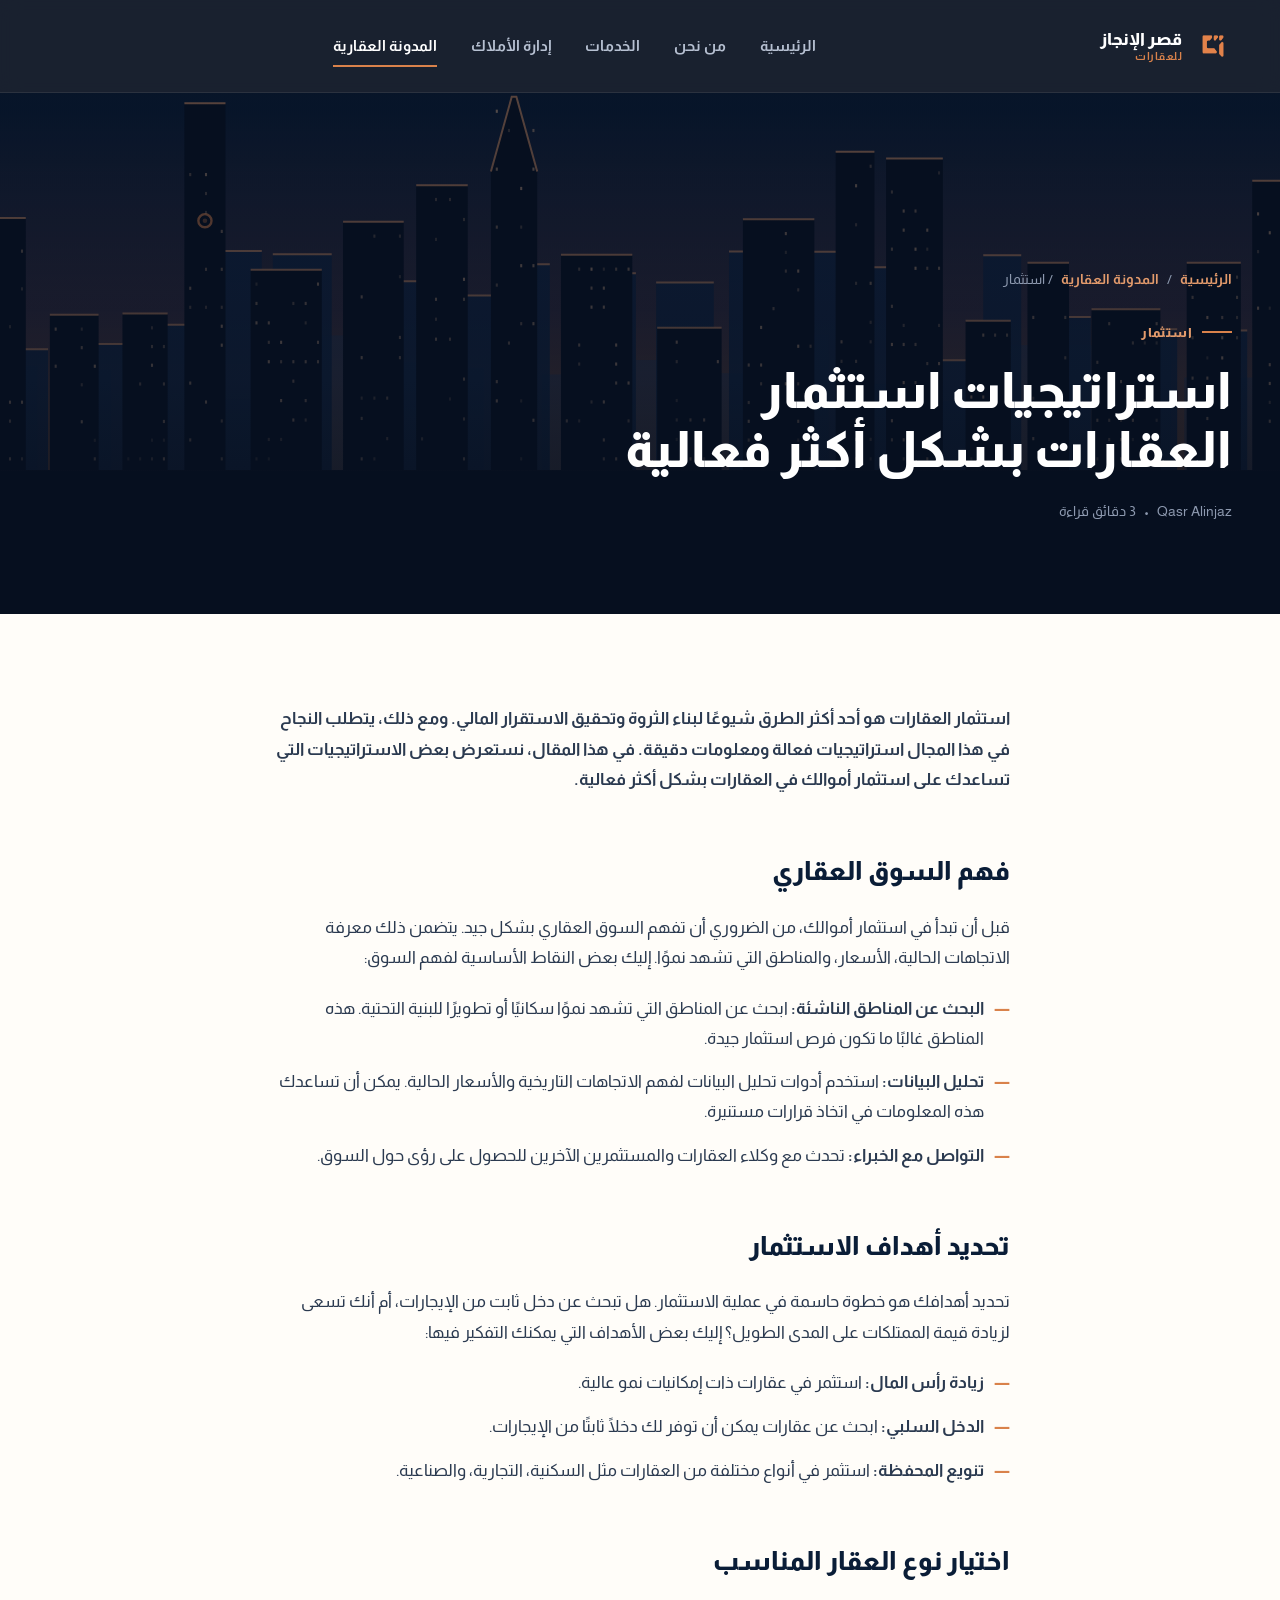
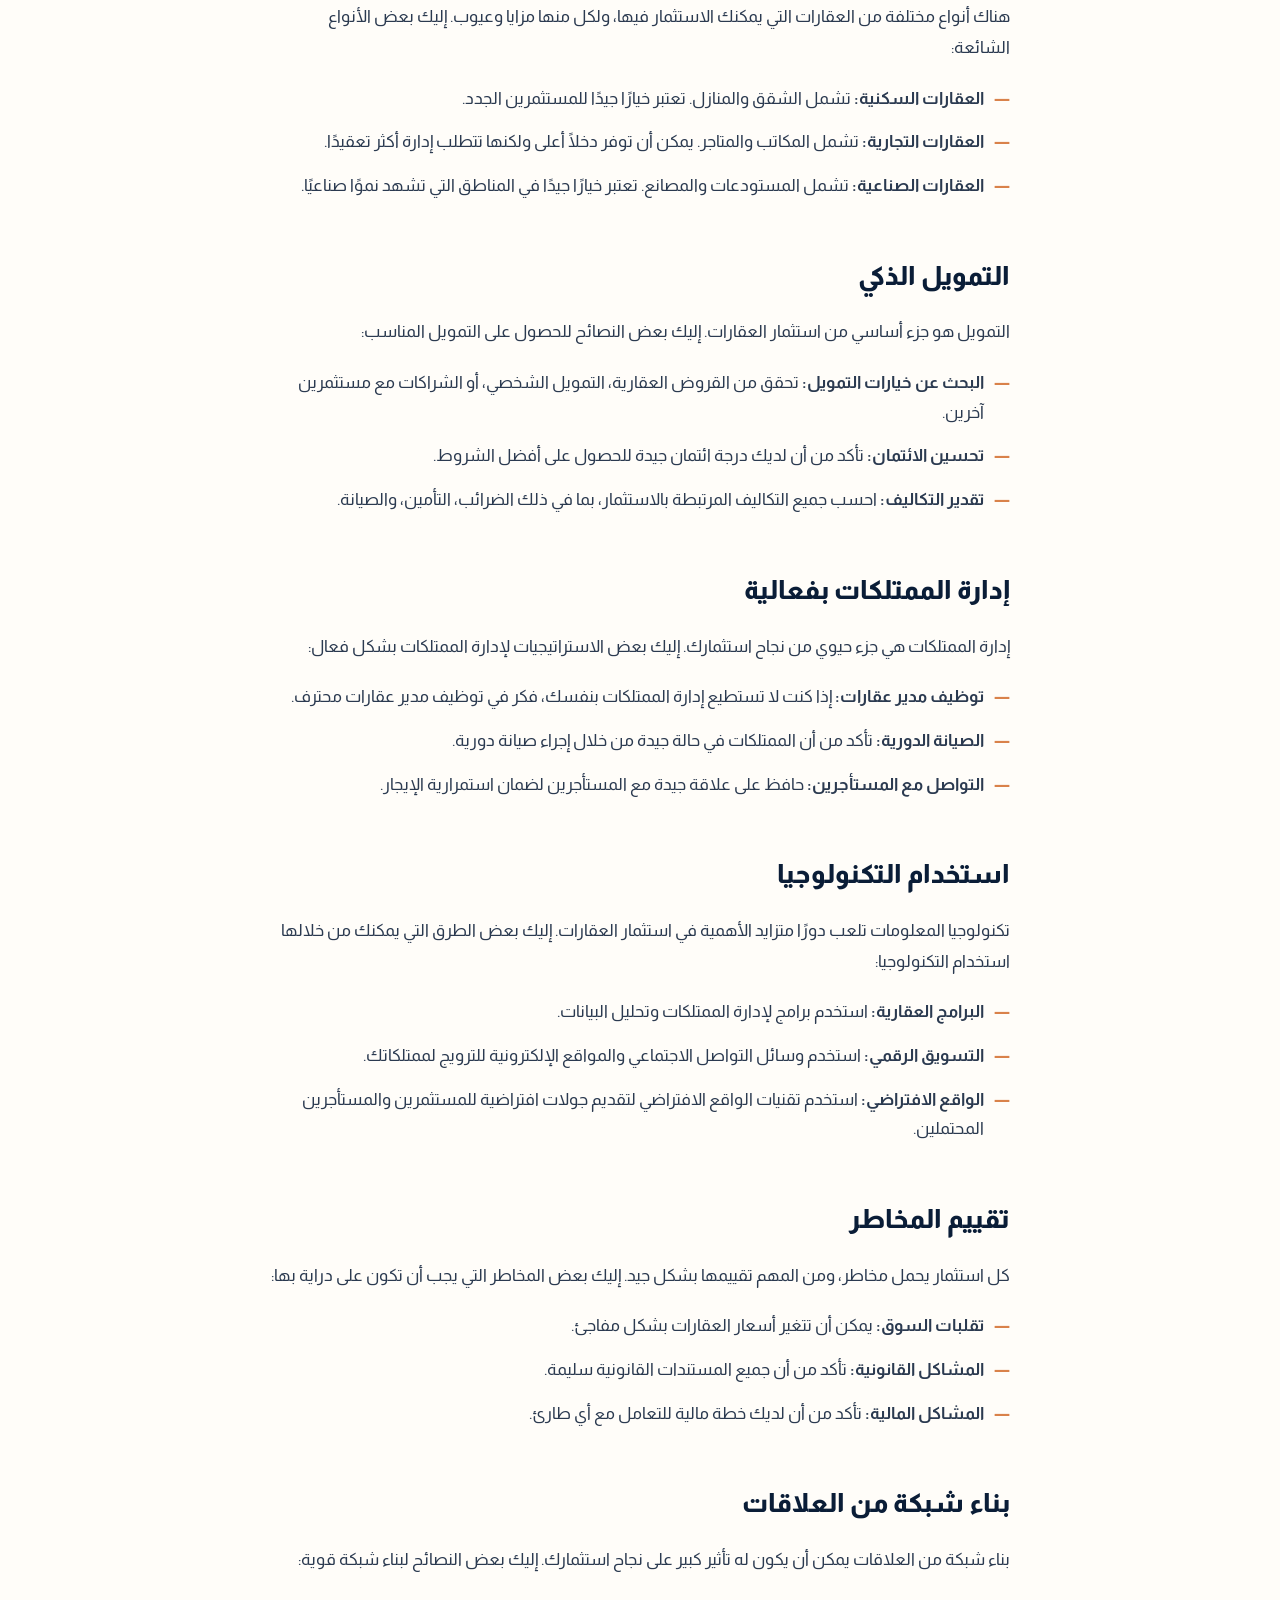
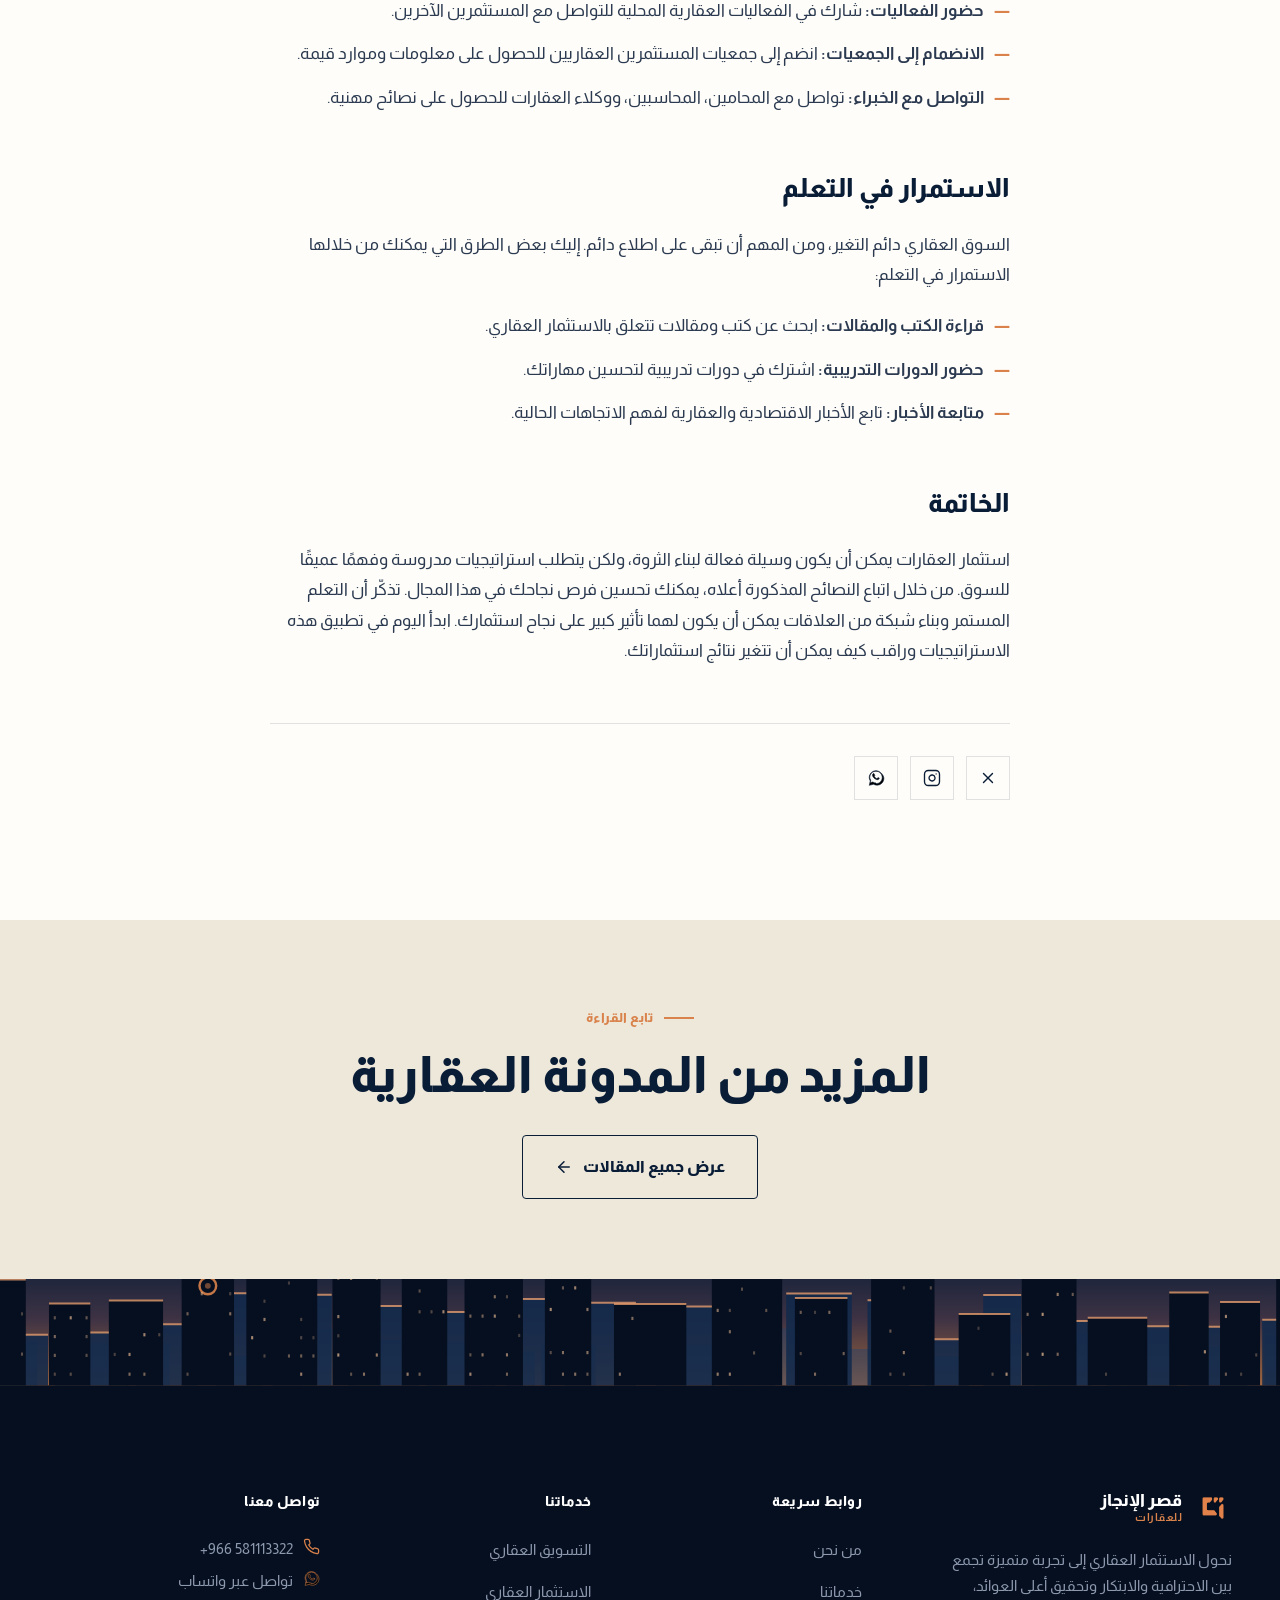
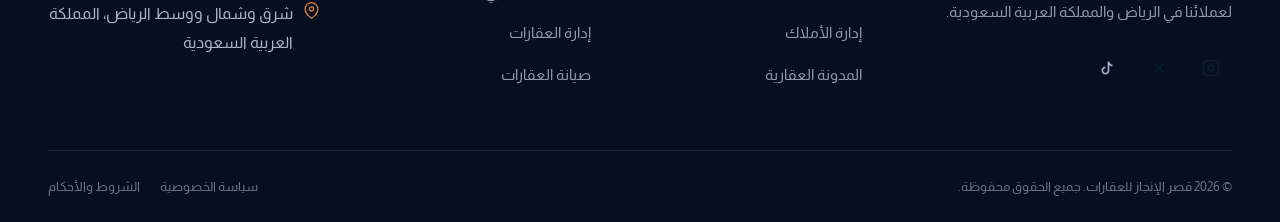
<file: blog-investment-strategies.html>
<!DOCTYPE html>
<html lang="ar" dir="rtl">
<head>
<meta charset="UTF-8">
<meta name="viewport" content="width=device-width, initial-scale=1.0">
<title>استراتيجيات استثمار العقارات بشكل أكثر فعالية | قصر الإنجاز للعقارات</title>
<meta name="description" content="استثمار العقارات هو أحد أكثر الطرق شيوعًا لبناء الثروة وتحقيق الاستقرار المالي. ومع ذلك، يتطلب النجاح في هذا المجال استراتيجيات فعالة ومعلومات دقيقة. في هذا المقال، نستعرض بعض الاستراتيجيات التي تساعدك على استثمار أموالك في العقارات بشكل أكثر فعالية.">
<link rel="icon" type="image/png" href="assets/img/logo.png">
<link rel="preconnect" href="https://fonts.googleapis.com">
<link rel="preconnect" href="https://fonts.gstatic.com" crossorigin>
<link href="https://fonts.googleapis.com/css2?family=Almarai:wght@300;400;700;800&display=swap" rel="stylesheet">
<link rel="stylesheet" href="assets/css/style.css">
</head>
<body>
  <header class="site-header">
    <div class="container header-inner">
      <a href="index.html" class="brand">
        <img src="assets/img/logo.png" alt="شعار قصر الإنجاز للعقارات">
        <span class="brand-text"><strong>قصر الإنجاز</strong><span>للعقارات</span></span>
      </a>
      <nav class="main-nav">
        <a href="index.html">الرئيسية</a>
        <a href="about.html">من نحن</a>
        <a href="services.html">الخدمات</a>
        <a href="property-management.html">إدارة الأملاك</a>
        <a href="blog.html" class="active">المدونة العقارية</a>
      </nav>
      <div class="header-actions">
        <button class="nav-toggle" aria-label="فتح القائمة" aria-expanded="false">
          <span></span><span></span><span></span>
        </button>
      </div>
    </div>
  </header>
  <section class="page-hero" style="padding-bottom:90px">
    <div class="hero-art"></div>
    <div class="hero-scrim"></div>
    <div class="container page-hero-inner">
      <div class="breadcrumb"><a href="index.html">الرئيسية</a> / <a href="blog.html">المدونة العقارية</a> / استثمار</div>
      <div class="eyebrow on-dark">استثمار</div>
      <h1 class="display-2" style="max-width:820px; margin-top:18px">استراتيجيات استثمار العقارات بشكل أكثر فعالية</h1>
      <div class="breadcrumb" style="margin-top:20px; margin-bottom:0">
        <span>Qasr Alinjaz</span><span>•</span><span>3 دقائق قراءة</span>
      </div>
    </div>
  </section>
  <section class="article section--paper" style="padding-top:90px">
    <div class="container">
      <div class="article-body reveal">
        <p class="article-lede">استثمار العقارات هو أحد أكثر الطرق شيوعًا لبناء الثروة وتحقيق الاستقرار المالي. ومع ذلك، يتطلب النجاح في هذا المجال استراتيجيات فعالة ومعلومات دقيقة. في هذا المقال، نستعرض بعض الاستراتيجيات التي تساعدك على استثمار أموالك في العقارات بشكل أكثر فعالية.</p>
        <h2>فهم السوق العقاري</h2>
      <p>قبل أن تبدأ في استثمار أموالك، من الضروري أن تفهم السوق العقاري بشكل جيد. يتضمن ذلك معرفة الاتجاهات الحالية، الأسعار، والمناطق التي تشهد نموًا. إليك بعض النقاط الأساسية لفهم السوق:</p>
      <ul><li><strong>البحث عن المناطق الناشئة:</strong> ابحث عن المناطق التي تشهد نموًا سكانيًا أو تطويرًا للبنية التحتية. هذه المناطق غالبًا ما تكون فرص استثمار جيدة.</li>
<li><strong>تحليل البيانات:</strong> استخدم أدوات تحليل البيانات لفهم الاتجاهات التاريخية والأسعار الحالية. يمكن أن تساعدك هذه المعلومات في اتخاذ قرارات مستنيرة.</li>
<li><strong>التواصل مع الخبراء:</strong> تحدث مع وكلاء العقارات والمستثمرين الآخرين للحصول على رؤى حول السوق.</li></ul>
      <h2>تحديد أهداف الاستثمار</h2>
      <p>تحديد أهدافك هو خطوة حاسمة في عملية الاستثمار. هل تبحث عن دخل ثابت من الإيجارات، أم أنك تسعى لزيادة قيمة الممتلكات على المدى الطويل؟ إليك بعض الأهداف التي يمكنك التفكير فيها:</p>
      <ul><li><strong>زيادة رأس المال:</strong> استثمر في عقارات ذات إمكانيات نمو عالية.</li>
<li><strong>الدخل السلبي:</strong> ابحث عن عقارات يمكن أن توفر لك دخلًا ثابتًا من الإيجارات.</li>
<li><strong>تنويع المحفظة:</strong> استثمر في أنواع مختلفة من العقارات مثل السكنية، التجارية، والصناعية.</li></ul>
      <h2>اختيار نوع العقار المناسب</h2>
      <p>هناك أنواع مختلفة من العقارات التي يمكنك الاستثمار فيها، ولكل منها مزايا وعيوب. إليك بعض الأنواع الشائعة:</p>
      <ul><li><strong>العقارات السكنية:</strong> تشمل الشقق والمنازل. تعتبر خيارًا جيدًا للمستثمرين الجدد.</li>
<li><strong>العقارات التجارية:</strong> تشمل المكاتب والمتاجر. يمكن أن توفر دخلًا أعلى ولكنها تتطلب إدارة أكثر تعقيدًا.</li>
<li><strong>العقارات الصناعية:</strong> تشمل المستودعات والمصانع. تعتبر خيارًا جيدًا في المناطق التي تشهد نموًا صناعيًا.</li></ul>
      <h2>التمويل الذكي</h2>
      <p>التمويل هو جزء أساسي من استثمار العقارات. إليك بعض النصائح للحصول على التمويل المناسب:</p>
      <ul><li><strong>البحث عن خيارات التمويل:</strong> تحقق من القروض العقارية، التمويل الشخصي، أو الشراكات مع مستثمرين آخرين.</li>
<li><strong>تحسين الائتمان:</strong> تأكد من أن لديك درجة ائتمان جيدة للحصول على أفضل الشروط.</li>
<li><strong>تقدير التكاليف:</strong> احسب جميع التكاليف المرتبطة بالاستثمار، بما في ذلك الضرائب، التأمين، والصيانة.</li></ul>
      <h2>إدارة الممتلكات بفعالية</h2>
      <p>إدارة الممتلكات هي جزء حيوي من نجاح استثمارك. إليك بعض الاستراتيجيات لإدارة الممتلكات بشكل فعال:</p>
      <ul><li><strong>توظيف مدير عقارات:</strong> إذا كنت لا تستطيع إدارة الممتلكات بنفسك، فكر في توظيف مدير عقارات محترف.</li>
<li><strong>الصيانة الدورية:</strong> تأكد من أن الممتلكات في حالة جيدة من خلال إجراء صيانة دورية.</li>
<li><strong>التواصل مع المستأجرين:</strong> حافظ على علاقة جيدة مع المستأجرين لضمان استمرارية الإيجار.</li></ul>
      <h2>استخدام التكنولوجيا</h2>
      <p>تكنولوجيا المعلومات تلعب دورًا متزايد الأهمية في استثمار العقارات. إليك بعض الطرق التي يمكنك من خلالها استخدام التكنولوجيا:</p>
      <ul><li><strong>البرامج العقارية:</strong> استخدم برامج لإدارة الممتلكات وتحليل البيانات.</li>
<li><strong>التسويق الرقمي:</strong> استخدم وسائل التواصل الاجتماعي والمواقع الإلكترونية للترويج لممتلكاتك.</li>
<li><strong>الواقع الافتراضي:</strong> استخدم تقنيات الواقع الافتراضي لتقديم جولات افتراضية للمستثمرين والمستأجرين المحتملين.</li></ul>
      <h2>تقييم المخاطر</h2>
      <p>كل استثمار يحمل مخاطر، ومن المهم تقييمها بشكل جيد. إليك بعض المخاطر التي يجب أن تكون على دراية بها:</p>
      <ul><li><strong>تقلبات السوق:</strong> يمكن أن تتغير أسعار العقارات بشكل مفاجئ.</li>
<li><strong>المشاكل القانونية:</strong> تأكد من أن جميع المستندات القانونية سليمة.</li>
<li><strong>المشاكل المالية:</strong> تأكد من أن لديك خطة مالية للتعامل مع أي طارئ.</li></ul>
      <h2>بناء شبكة من العلاقات</h2>
      <p>بناء شبكة من العلاقات يمكن أن يكون له تأثير كبير على نجاح استثمارك. إليك بعض النصائح لبناء شبكة قوية:</p>
      <ul><li><strong>حضور الفعاليات:</strong> شارك في الفعاليات العقارية المحلية للتواصل مع المستثمرين الآخرين.</li>
<li><strong>الانضمام إلى الجمعيات:</strong> انضم إلى جمعيات المستثمرين العقاريين للحصول على معلومات وموارد قيمة.</li>
<li><strong>التواصل مع الخبراء:</strong> تواصل مع المحامين، المحاسبين، ووكلاء العقارات للحصول على نصائح مهنية.</li></ul>
      <h2>الاستمرار في التعلم</h2>
      <p>السوق العقاري دائم التغير، ومن المهم أن تبقى على اطلاع دائم. إليك بعض الطرق التي يمكنك من خلالها الاستمرار في التعلم:</p>
      <ul><li><strong>قراءة الكتب والمقالات:</strong> ابحث عن كتب ومقالات تتعلق بالاستثمار العقاري.</li>
<li><strong>حضور الدورات التدريبية:</strong> اشترك في دورات تدريبية لتحسين مهاراتك.</li>
<li><strong>متابعة الأخبار:</strong> تابع الأخبار الاقتصادية والعقارية لفهم الاتجاهات الحالية.</li></ul>
      <h2>الخاتمة</h2>
      <p>استثمار العقارات يمكن أن يكون وسيلة فعالة لبناء الثروة، ولكن يتطلب استراتيجيات مدروسة وفهمًا عميقًا للسوق. من خلال اتباع النصائح المذكورة أعلاه، يمكنك تحسين فرص نجاحك في هذا المجال. تذكّر أن التعلم المستمر وبناء شبكة من العلاقات يمكن أن يكون لهما تأثير كبير على نجاح استثمارك. ابدأ اليوم في تطبيق هذه الاستراتيجيات وراقب كيف يمكن أن تتغير نتائج استثماراتك.</p>
        <div class="article-share">
          <a href="https://x.com/qaalinjaz" target="_blank" rel="noopener" aria-label="X"><svg viewBox="0 0 24 24" fill="none" stroke="currentColor" stroke-width="1.8" stroke-linecap="round" stroke-linejoin="round"><line x1="18" y1="6" x2="6" y2="18"></line><line x1="6" y1="6" x2="18" y2="18"></line></svg></a>
          <a href="https://www.instagram.com/qaalinjaz" target="_blank" rel="noopener" aria-label="Instagram"><svg viewBox="0 0 24 24" fill="none" stroke="currentColor" stroke-width="1.8" stroke-linecap="round" stroke-linejoin="round"><rect x="2" y="2" width="20" height="20" rx="5"></rect><path d="M16 11.37A4 4 0 1 1 12.63 8 4 4 0 0 1 16 11.37z"></path><line x1="17.5" y1="6.5" x2="17.51" y2="6.5"></line></svg></a>
          <a href="https://wa.me/966581113322?text=%D8%A7%D9%84%D8%B3%D9%84%D8%A7%D9%85%20%D8%B9%D9%84%D9%8A%D9%83%D9%85%D8%8C%20%D9%84%D8%AF%D9%8A%20%D8%A7%D8%B3%D8%AA%D9%81%D8%B3%D8%A7%D8%B1%20%D8%A8%D8%AE%D8%B5%D9%88%D8%B5%20%D8%AE%D8%AF%D9%85%D8%A7%D8%AA%20%D9%82%D8%B5%D8%B1%20%D8%A7%D9%84%D8%A5%D9%86%D8%AC%D8%A7%D8%B2%20%D9%84%D9%84%D8%B9%D9%82%D8%A7%D8%B1%D8%A7%D8%AA" target="_blank" rel="noopener" aria-label="واتساب"><svg viewBox="0 0 32 32"><path d="M16 3C9.4 3 4 8.4 4 15c0 2.4.7 4.6 1.9 6.5L4 29l7.7-1.9c1.8 1 3.9 1.6 6.3 1.6 6.6 0 12-5.4 12-12S22.6 3 16 3zm0 21.8c-2 0-3.9-.5-5.5-1.5l-.4-.2-4.6 1.2 1.2-4.5-.2-.4C5.5 17.7 5 15.9 5 15c0-6.1 4.9-11 11-11s11 4.9 11 11-4.9 11-11 11zm6-8.3c-.3-.2-1.9-.9-2.2-1-.3-.1-.5-.2-.7.2-.2.3-.8 1-1 1.2-.2.2-.4.2-.7.1-.3-.2-1.4-.5-2.6-1.6-1-.9-1.6-2-1.8-2.3-.2-.3 0-.5.1-.6.1-.1.3-.4.4-.5.1-.2.2-.3.3-.5.1-.2 0-.4 0-.5 0-.2-.7-1.7-1-2.3-.2-.6-.5-.5-.7-.5h-.6c-.2 0-.5.1-.8.4-.3.3-1 1-1 2.4 0 1.4 1 2.8 1.2 3 .1.2 2 3.1 4.9 4.3.7.3 1.2.5 1.6.6.7.2 1.3.2 1.8.1.5-.1 1.7-.7 2-1.4.2-.7.2-1.2.2-1.4-.1-.1-.3-.2-.6-.3z"/></svg></a>
        </div>
      </div>
    </div>
  </section>
  <section class="section section--deep section--tight">
    <div class="container text-center">
      <div class="eyebrow" style="justify-content:center">تابع القراءة</div>
      <h2 class="display-2" style="margin-top:16px">المزيد من المدونة العقارية</h2>
      <div style="margin-top:30px">
        <a href="blog.html" class="btn btn-line">عرض جميع المقالات <svg viewBox="0 0 24 24" fill="none" stroke="currentColor" stroke-width="2" stroke-linecap="round" stroke-linejoin="round"><line x1="19" y1="12" x2="5" y2="12"></line><polyline points="12 19 5 12 12 5"></polyline></svg></a>
      </div>
    </div>
  </section>

  <div class="footer-skyline"></div>
  <footer class="site-footer">
    <div class="container">
      <div class="footer-top">
        <div class="footer-brand">
          <a href="index.html" class="brand">
            <img src="assets/img/logo.png" alt="شعار قصر الإنجاز للعقارات">
            <span class="brand-text"><strong style="color:#fff">قصر الإنجاز</strong><span>للعقارات</span></span>
          </a>
          <p>نحول الاستثمار العقاري إلى تجربة متميزة تجمع بين الاحترافية والابتكار وتحقيق أعلى العوائد، لعملائنا في الرياض والمملكة العربية السعودية.</p>
          <div class="social-row" style="margin-top:22px">
            <a href="https://www.instagram.com/qaalinjaz" target="_blank" rel="noopener" aria-label="Instagram"><svg viewBox="0 0 24 24" fill="none" stroke="currentColor" stroke-width="1.8" stroke-linecap="round" stroke-linejoin="round"><rect x="2" y="2" width="20" height="20" rx="5"></rect><path d="M16 11.37A4 4 0 1 1 12.63 8 4 4 0 0 1 16 11.37z"></path><line x1="17.5" y1="6.5" x2="17.51" y2="6.5"></line></svg></a>
            <a href="https://x.com/qaalinjaz" target="_blank" rel="noopener" aria-label="X"><svg viewBox="0 0 24 24" fill="none" stroke="currentColor" stroke-width="1.8" stroke-linecap="round" stroke-linejoin="round"><line x1="18" y1="6" x2="6" y2="18"></line><line x1="6" y1="6" x2="18" y2="18"></line></svg></a>
            <a href="https://www.tiktok.com/@qaalinjaz" target="_blank" rel="noopener" aria-label="TikTok"><svg viewBox="0 0 24 24" fill="currentColor" stroke="none"><path d="M16.6 5.82s.51.5 0 0A4.278 4.278 0 0 1 15.54 3h-3.09v12.4a2.59 2.59 0 1 1-2.59-2.59c.15 0 .3.02.44.05V9.7a5.6 5.6 0 0 0-.44-.02A5.61 5.61 0 1 0 15.5 15.3V9.06a7.336 7.336 0 0 0 4.28 1.37V7.34s-1.88.1-3.18-1.52z"></path></svg></a>
          </div>
        </div>
        <div class="footer-col">
          <h4>روابط سريعة</h4>
          <ul>
            <li><a href="about.html">من نحن</a></li>
            <li><a href="services.html">خدماتنا</a></li>
            <li><a href="property-management.html">إدارة الأملاك</a></li>
            <li><a href="blog.html">المدونة العقارية</a></li>
          </ul>
        </div>
        <div class="footer-col">
          <h4>خدماتنا</h4>
          <ul>
            <li><a href="services.html#marketing">التسويق العقاري</a></li>
            <li><a href="services.html#investment">الاستثمار العقاري</a></li>
            <li><a href="services.html#management">إدارة العقارات</a></li>
            <li><a href="services.html#maintenance">صيانة العقارات</a></li>
          </ul>
        </div>
        <div class="footer-col">
          <h4>تواصل معنا</h4>
          <div class="contact-line"><svg viewBox="0 0 24 24" fill="none" stroke="currentColor" stroke-width="1.8" stroke-linecap="round" stroke-linejoin="round"><path d="M22 16.92v3a2 2 0 0 1-2.18 2 19.79 19.79 0 0 1-8.63-3.07 19.5 19.5 0 0 1-6-6 19.79 19.79 0 0 1-3.07-8.67A2 2 0 0 1 4.11 2h3a2 2 0 0 1 2 1.72c.127.96.362 1.903.7 2.81a2 2 0 0 1-.45 2.11L8.09 9.91a16 16 0 0 0 6 6l1.27-1.27a2 2 0 0 1 2.11-.45c.907.338 1.85.573 2.81.7A2 2 0 0 1 22 16.92z"></path></svg><a href="tel:+966581113322">581113322 966+</a></div>
          <div class="contact-line"><svg viewBox="0 0 32 32"><path d="M16 3C9.4 3 4 8.4 4 15c0 2.4.7 4.6 1.9 6.5L4 29l7.7-1.9c1.8 1 3.9 1.6 6.3 1.6 6.6 0 12-5.4 12-12S22.6 3 16 3zm0 21.8c-2 0-3.9-.5-5.5-1.5l-.4-.2-4.6 1.2 1.2-4.5-.2-.4C5.5 17.7 5 15.9 5 15c0-6.1 4.9-11 11-11s11 4.9 11 11-4.9 11-11 11zm6-8.3c-.3-.2-1.9-.9-2.2-1-.3-.1-.5-.2-.7.2-.2.3-.8 1-1 1.2-.2.2-.4.2-.7.1-.3-.2-1.4-.5-2.6-1.6-1-.9-1.6-2-1.8-2.3-.2-.3 0-.5.1-.6.1-.1.3-.4.4-.5.1-.2.2-.3.3-.5.1-.2 0-.4 0-.5 0-.2-.7-1.7-1-2.3-.2-.6-.5-.5-.7-.5h-.6c-.2 0-.5.1-.8.4-.3.3-1 1-1 2.4 0 1.4 1 2.8 1.2 3 .1.2 2 3.1 4.9 4.3.7.3 1.2.5 1.6.6.7.2 1.3.2 1.8.1.5-.1 1.7-.7 2-1.4.2-.7.2-1.2.2-1.4-.1-.1-.3-.2-.6-.3z"/></svg><a href="https://wa.me/966581113322?text=%D8%A7%D9%84%D8%B3%D9%84%D8%A7%D9%85%20%D8%B9%D9%84%D9%8A%D9%83%D9%85%D8%8C%20%D9%84%D8%AF%D9%8A%20%D8%A7%D8%B3%D8%AA%D9%81%D8%B3%D8%A7%D8%B1%20%D8%A8%D8%AE%D8%B5%D9%88%D8%B5%20%D8%AE%D8%AF%D9%85%D8%A7%D8%AA%20%D9%82%D8%B5%D8%B1%20%D8%A7%D9%84%D8%A5%D9%86%D8%AC%D8%A7%D8%B2%20%D9%84%D9%84%D8%B9%D9%82%D8%A7%D8%B1%D8%A7%D8%AA" target="_blank" rel="noopener">تواصل عبر واتساب</a></div>
          <div class="contact-line"><svg viewBox="0 0 24 24" fill="none" stroke="currentColor" stroke-width="1.8" stroke-linecap="round" stroke-linejoin="round"><path d="M21 10c0 7-9 13-9 13s-9-6-9-13a9 9 0 0 1 18 0z"></path><circle cx="12" cy="10" r="3"></circle></svg><span>شرق وشمال ووسط الرياض، المملكة العربية السعودية</span></div>
        </div>
      </div>
      <div class="footer-bottom">
        <span>© 2026 قصر الإنجاز للعقارات. جميع الحقوق محفوظة.</span>
        <div class="legal-links">
          <a href="privacy.html">سياسة الخصوصية</a>
          <a href="terms.html">الشروط والأحكام</a>
        </div>
      </div>
    </div>
  </footer>

<script src="assets/js/main.js"></script>
</body>
</html>
</file>
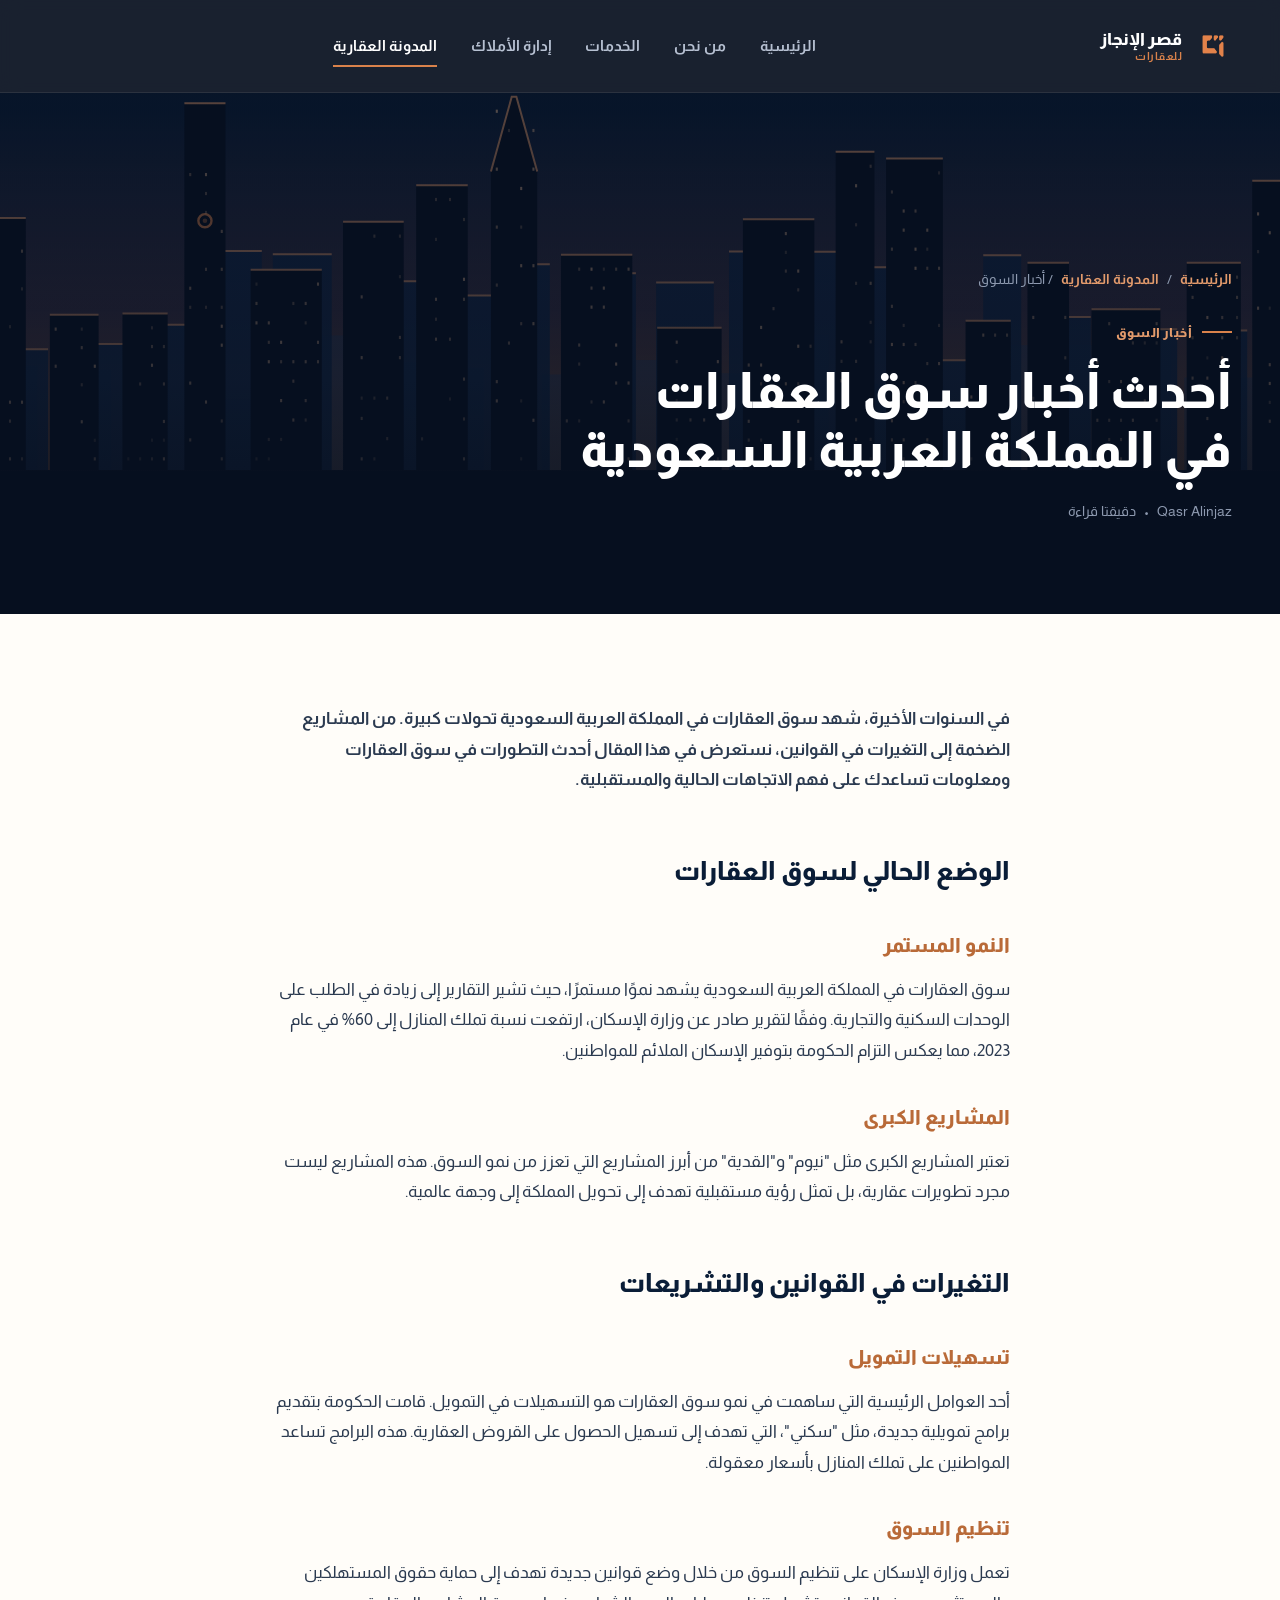
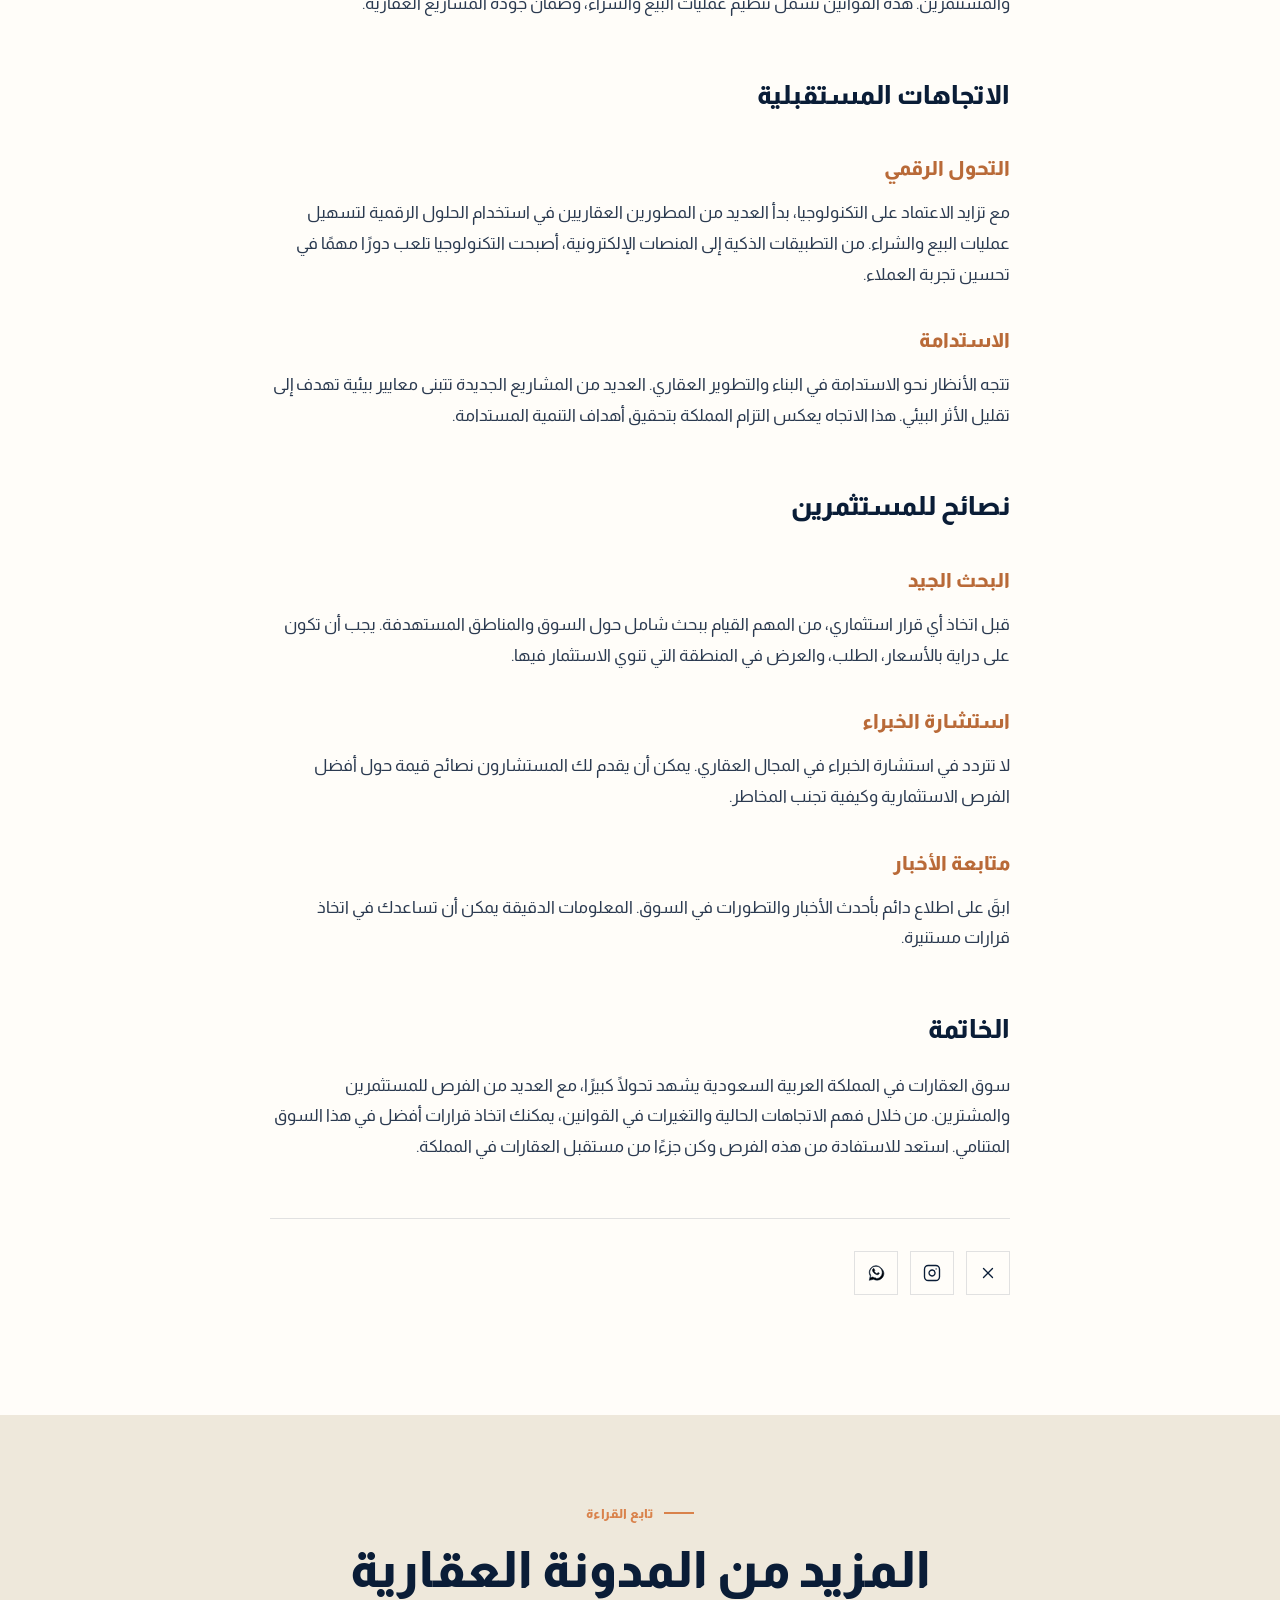
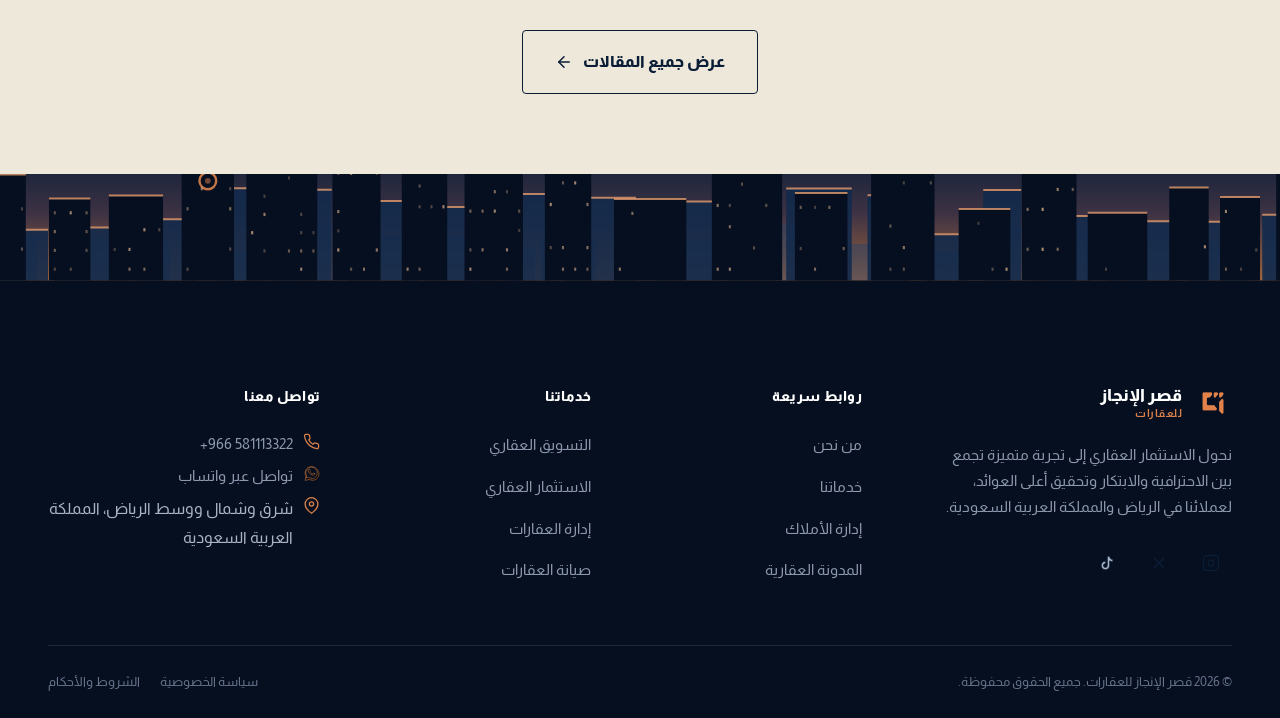
<file: blog-market-news.html>
<!DOCTYPE html>
<html lang="ar" dir="rtl">
<head>
<meta charset="UTF-8">
<meta name="viewport" content="width=device-width, initial-scale=1.0">
<title>أحدث أخبار سوق العقارات في المملكة العربية السعودية | قصر الإنجاز للعقارات</title>
<meta name="description" content="في السنوات الأخيرة، شهد سوق العقارات في المملكة العربية السعودية تحولات كبيرة. من المشاريع الضخمة إلى التغيرات في القوانين، نستعرض في هذا المقال أحدث التطورات في سوق العقارات ومعلومات تساعدك على فهم الاتجاهات الحالية والمستقبلية.">
<link rel="icon" type="image/png" href="assets/img/logo.png">
<link rel="preconnect" href="https://fonts.googleapis.com">
<link rel="preconnect" href="https://fonts.gstatic.com" crossorigin>
<link href="https://fonts.googleapis.com/css2?family=Almarai:wght@300;400;700;800&display=swap" rel="stylesheet">
<link rel="stylesheet" href="assets/css/style.css">
</head>
<body>
  <header class="site-header">
    <div class="container header-inner">
      <a href="index.html" class="brand">
        <img src="assets/img/logo.png" alt="شعار قصر الإنجاز للعقارات">
        <span class="brand-text"><strong>قصر الإنجاز</strong><span>للعقارات</span></span>
      </a>
      <nav class="main-nav">
        <a href="index.html">الرئيسية</a>
        <a href="about.html">من نحن</a>
        <a href="services.html">الخدمات</a>
        <a href="property-management.html">إدارة الأملاك</a>
        <a href="blog.html" class="active">المدونة العقارية</a>
      </nav>
      <div class="header-actions">
        <button class="nav-toggle" aria-label="فتح القائمة" aria-expanded="false">
          <span></span><span></span><span></span>
        </button>
      </div>
    </div>
  </header>
  <section class="page-hero" style="padding-bottom:90px">
    <div class="hero-art"></div>
    <div class="hero-scrim"></div>
    <div class="container page-hero-inner">
      <div class="breadcrumb"><a href="index.html">الرئيسية</a> / <a href="blog.html">المدونة العقارية</a> / أخبار السوق</div>
      <div class="eyebrow on-dark">أخبار السوق</div>
      <h1 class="display-2" style="max-width:820px; margin-top:18px">أحدث أخبار سوق العقارات في المملكة العربية السعودية</h1>
      <div class="breadcrumb" style="margin-top:20px; margin-bottom:0">
        <span>Qasr Alinjaz</span><span>•</span><span>دقيقتا قراءة</span>
      </div>
    </div>
  </section>
  <section class="article section--paper" style="padding-top:90px">
    <div class="container">
      <div class="article-body reveal">
        <p class="article-lede">في السنوات الأخيرة، شهد سوق العقارات في المملكة العربية السعودية تحولات كبيرة. من المشاريع الضخمة إلى التغيرات في القوانين، نستعرض في هذا المقال أحدث التطورات في سوق العقارات ومعلومات تساعدك على فهم الاتجاهات الحالية والمستقبلية.</p>
        <h2>الوضع الحالي لسوق العقارات</h2>
      <h3>النمو المستمر</h3>
      <p>سوق العقارات في المملكة العربية السعودية يشهد نموًا مستمرًا، حيث تشير التقارير إلى زيادة في الطلب على الوحدات السكنية والتجارية. وفقًا لتقرير صادر عن وزارة الإسكان، ارتفعت نسبة تملك المنازل إلى 60% في عام 2023، مما يعكس التزام الحكومة بتوفير الإسكان الملائم للمواطنين.</p>
      <h3>المشاريع الكبرى</h3>
      <p>تعتبر المشاريع الكبرى مثل "نيوم" و"القدية" من أبرز المشاريع التي تعزز من نمو السوق. هذه المشاريع ليست مجرد تطويرات عقارية، بل تمثل رؤية مستقبلية تهدف إلى تحويل المملكة إلى وجهة عالمية.</p>
      <h2>التغيرات في القوانين والتشريعات</h2>
      <h3>تسهيلات التمويل</h3>
      <p>أحد العوامل الرئيسية التي ساهمت في نمو سوق العقارات هو التسهيلات في التمويل. قامت الحكومة بتقديم برامج تمويلية جديدة، مثل "سكني"، التي تهدف إلى تسهيل الحصول على القروض العقارية. هذه البرامج تساعد المواطنين على تملك المنازل بأسعار معقولة.</p>
      <h3>تنظيم السوق</h3>
      <p>تعمل وزارة الإسكان على تنظيم السوق من خلال وضع قوانين جديدة تهدف إلى حماية حقوق المستهلكين والمستثمرين. هذه القوانين تشمل تنظيم عمليات البيع والشراء، وضمان جودة المشاريع العقارية.</p>
      <h2>الاتجاهات المستقبلية</h2>
      <h3>التحول الرقمي</h3>
      <p>مع تزايد الاعتماد على التكنولوجيا، بدأ العديد من المطورين العقاريين في استخدام الحلول الرقمية لتسهيل عمليات البيع والشراء. من التطبيقات الذكية إلى المنصات الإلكترونية، أصبحت التكنولوجيا تلعب دورًا مهمًا في تحسين تجربة العملاء.</p>
      <h3>الاستدامة</h3>
      <p>تتجه الأنظار نحو الاستدامة في البناء والتطوير العقاري. العديد من المشاريع الجديدة تتبنى معايير بيئية تهدف إلى تقليل الأثر البيئي. هذا الاتجاه يعكس التزام المملكة بتحقيق أهداف التنمية المستدامة.</p>
      <h2>نصائح للمستثمرين</h2>
      <h3>البحث الجيد</h3>
      <p>قبل اتخاذ أي قرار استثماري، من المهم القيام ببحث شامل حول السوق والمناطق المستهدفة. يجب أن تكون على دراية بالأسعار، الطلب، والعرض في المنطقة التي تنوي الاستثمار فيها.</p>
      <h3>استشارة الخبراء</h3>
      <p>لا تتردد في استشارة الخبراء في المجال العقاري. يمكن أن يقدم لك المستشارون نصائح قيمة حول أفضل الفرص الاستثمارية وكيفية تجنب المخاطر.</p>
      <h3>متابعة الأخبار</h3>
      <p>ابقَ على اطلاع دائم بأحدث الأخبار والتطورات في السوق. المعلومات الدقيقة يمكن أن تساعدك في اتخاذ قرارات مستنيرة.</p>
      <h2>الخاتمة</h2>
      <p>سوق العقارات في المملكة العربية السعودية يشهد تحولًا كبيرًا، مع العديد من الفرص للمستثمرين والمشترين. من خلال فهم الاتجاهات الحالية والتغيرات في القوانين، يمكنك اتخاذ قرارات أفضل في هذا السوق المتنامي. استعد للاستفادة من هذه الفرص وكن جزءًا من مستقبل العقارات في المملكة.</p>
        <div class="article-share">
          <a href="https://x.com/qaalinjaz" target="_blank" rel="noopener" aria-label="X"><svg viewBox="0 0 24 24" fill="none" stroke="currentColor" stroke-width="1.8" stroke-linecap="round" stroke-linejoin="round"><line x1="18" y1="6" x2="6" y2="18"></line><line x1="6" y1="6" x2="18" y2="18"></line></svg></a>
          <a href="https://www.instagram.com/qaalinjaz" target="_blank" rel="noopener" aria-label="Instagram"><svg viewBox="0 0 24 24" fill="none" stroke="currentColor" stroke-width="1.8" stroke-linecap="round" stroke-linejoin="round"><rect x="2" y="2" width="20" height="20" rx="5"></rect><path d="M16 11.37A4 4 0 1 1 12.63 8 4 4 0 0 1 16 11.37z"></path><line x1="17.5" y1="6.5" x2="17.51" y2="6.5"></line></svg></a>
          <a href="https://wa.me/966581113322?text=%D8%A7%D9%84%D8%B3%D9%84%D8%A7%D9%85%20%D8%B9%D9%84%D9%8A%D9%83%D9%85%D8%8C%20%D9%84%D8%AF%D9%8A%20%D8%A7%D8%B3%D8%AA%D9%81%D8%B3%D8%A7%D8%B1%20%D8%A8%D8%AE%D8%B5%D9%88%D8%B5%20%D8%AE%D8%AF%D9%85%D8%A7%D8%AA%20%D9%82%D8%B5%D8%B1%20%D8%A7%D9%84%D8%A5%D9%86%D8%AC%D8%A7%D8%B2%20%D9%84%D9%84%D8%B9%D9%82%D8%A7%D8%B1%D8%A7%D8%AA" target="_blank" rel="noopener" aria-label="واتساب"><svg viewBox="0 0 32 32"><path d="M16 3C9.4 3 4 8.4 4 15c0 2.4.7 4.6 1.9 6.5L4 29l7.7-1.9c1.8 1 3.9 1.6 6.3 1.6 6.6 0 12-5.4 12-12S22.6 3 16 3zm0 21.8c-2 0-3.9-.5-5.5-1.5l-.4-.2-4.6 1.2 1.2-4.5-.2-.4C5.5 17.7 5 15.9 5 15c0-6.1 4.9-11 11-11s11 4.9 11 11-4.9 11-11 11zm6-8.3c-.3-.2-1.9-.9-2.2-1-.3-.1-.5-.2-.7.2-.2.3-.8 1-1 1.2-.2.2-.4.2-.7.1-.3-.2-1.4-.5-2.6-1.6-1-.9-1.6-2-1.8-2.3-.2-.3 0-.5.1-.6.1-.1.3-.4.4-.5.1-.2.2-.3.3-.5.1-.2 0-.4 0-.5 0-.2-.7-1.7-1-2.3-.2-.6-.5-.5-.7-.5h-.6c-.2 0-.5.1-.8.4-.3.3-1 1-1 2.4 0 1.4 1 2.8 1.2 3 .1.2 2 3.1 4.9 4.3.7.3 1.2.5 1.6.6.7.2 1.3.2 1.8.1.5-.1 1.7-.7 2-1.4.2-.7.2-1.2.2-1.4-.1-.1-.3-.2-.6-.3z"/></svg></a>
        </div>
      </div>
    </div>
  </section>
  <section class="section section--deep section--tight">
    <div class="container text-center">
      <div class="eyebrow" style="justify-content:center">تابع القراءة</div>
      <h2 class="display-2" style="margin-top:16px">المزيد من المدونة العقارية</h2>
      <div style="margin-top:30px">
        <a href="blog.html" class="btn btn-line">عرض جميع المقالات <svg viewBox="0 0 24 24" fill="none" stroke="currentColor" stroke-width="2" stroke-linecap="round" stroke-linejoin="round"><line x1="19" y1="12" x2="5" y2="12"></line><polyline points="12 19 5 12 12 5"></polyline></svg></a>
      </div>
    </div>
  </section>

  <div class="footer-skyline"></div>
  <footer class="site-footer">
    <div class="container">
      <div class="footer-top">
        <div class="footer-brand">
          <a href="index.html" class="brand">
            <img src="assets/img/logo.png" alt="شعار قصر الإنجاز للعقارات">
            <span class="brand-text"><strong style="color:#fff">قصر الإنجاز</strong><span>للعقارات</span></span>
          </a>
          <p>نحول الاستثمار العقاري إلى تجربة متميزة تجمع بين الاحترافية والابتكار وتحقيق أعلى العوائد، لعملائنا في الرياض والمملكة العربية السعودية.</p>
          <div class="social-row" style="margin-top:22px">
            <a href="https://www.instagram.com/qaalinjaz" target="_blank" rel="noopener" aria-label="Instagram"><svg viewBox="0 0 24 24" fill="none" stroke="currentColor" stroke-width="1.8" stroke-linecap="round" stroke-linejoin="round"><rect x="2" y="2" width="20" height="20" rx="5"></rect><path d="M16 11.37A4 4 0 1 1 12.63 8 4 4 0 0 1 16 11.37z"></path><line x1="17.5" y1="6.5" x2="17.51" y2="6.5"></line></svg></a>
            <a href="https://x.com/qaalinjaz" target="_blank" rel="noopener" aria-label="X"><svg viewBox="0 0 24 24" fill="none" stroke="currentColor" stroke-width="1.8" stroke-linecap="round" stroke-linejoin="round"><line x1="18" y1="6" x2="6" y2="18"></line><line x1="6" y1="6" x2="18" y2="18"></line></svg></a>
            <a href="https://www.tiktok.com/@qaalinjaz" target="_blank" rel="noopener" aria-label="TikTok"><svg viewBox="0 0 24 24" fill="currentColor" stroke="none"><path d="M16.6 5.82s.51.5 0 0A4.278 4.278 0 0 1 15.54 3h-3.09v12.4a2.59 2.59 0 1 1-2.59-2.59c.15 0 .3.02.44.05V9.7a5.6 5.6 0 0 0-.44-.02A5.61 5.61 0 1 0 15.5 15.3V9.06a7.336 7.336 0 0 0 4.28 1.37V7.34s-1.88.1-3.18-1.52z"></path></svg></a>
          </div>
        </div>
        <div class="footer-col">
          <h4>روابط سريعة</h4>
          <ul>
            <li><a href="about.html">من نحن</a></li>
            <li><a href="services.html">خدماتنا</a></li>
            <li><a href="property-management.html">إدارة الأملاك</a></li>
            <li><a href="blog.html">المدونة العقارية</a></li>
          </ul>
        </div>
        <div class="footer-col">
          <h4>خدماتنا</h4>
          <ul>
            <li><a href="services.html#marketing">التسويق العقاري</a></li>
            <li><a href="services.html#investment">الاستثمار العقاري</a></li>
            <li><a href="services.html#management">إدارة العقارات</a></li>
            <li><a href="services.html#maintenance">صيانة العقارات</a></li>
          </ul>
        </div>
        <div class="footer-col">
          <h4>تواصل معنا</h4>
          <div class="contact-line"><svg viewBox="0 0 24 24" fill="none" stroke="currentColor" stroke-width="1.8" stroke-linecap="round" stroke-linejoin="round"><path d="M22 16.92v3a2 2 0 0 1-2.18 2 19.79 19.79 0 0 1-8.63-3.07 19.5 19.5 0 0 1-6-6 19.79 19.79 0 0 1-3.07-8.67A2 2 0 0 1 4.11 2h3a2 2 0 0 1 2 1.72c.127.96.362 1.903.7 2.81a2 2 0 0 1-.45 2.11L8.09 9.91a16 16 0 0 0 6 6l1.27-1.27a2 2 0 0 1 2.11-.45c.907.338 1.85.573 2.81.7A2 2 0 0 1 22 16.92z"></path></svg><a href="tel:+966581113322">581113322 966+</a></div>
          <div class="contact-line"><svg viewBox="0 0 32 32"><path d="M16 3C9.4 3 4 8.4 4 15c0 2.4.7 4.6 1.9 6.5L4 29l7.7-1.9c1.8 1 3.9 1.6 6.3 1.6 6.6 0 12-5.4 12-12S22.6 3 16 3zm0 21.8c-2 0-3.9-.5-5.5-1.5l-.4-.2-4.6 1.2 1.2-4.5-.2-.4C5.5 17.7 5 15.9 5 15c0-6.1 4.9-11 11-11s11 4.9 11 11-4.9 11-11 11zm6-8.3c-.3-.2-1.9-.9-2.2-1-.3-.1-.5-.2-.7.2-.2.3-.8 1-1 1.2-.2.2-.4.2-.7.1-.3-.2-1.4-.5-2.6-1.6-1-.9-1.6-2-1.8-2.3-.2-.3 0-.5.1-.6.1-.1.3-.4.4-.5.1-.2.2-.3.3-.5.1-.2 0-.4 0-.5 0-.2-.7-1.7-1-2.3-.2-.6-.5-.5-.7-.5h-.6c-.2 0-.5.1-.8.4-.3.3-1 1-1 2.4 0 1.4 1 2.8 1.2 3 .1.2 2 3.1 4.9 4.3.7.3 1.2.5 1.6.6.7.2 1.3.2 1.8.1.5-.1 1.7-.7 2-1.4.2-.7.2-1.2.2-1.4-.1-.1-.3-.2-.6-.3z"/></svg><a href="https://wa.me/966581113322?text=%D8%A7%D9%84%D8%B3%D9%84%D8%A7%D9%85%20%D8%B9%D9%84%D9%8A%D9%83%D9%85%D8%8C%20%D9%84%D8%AF%D9%8A%20%D8%A7%D8%B3%D8%AA%D9%81%D8%B3%D8%A7%D8%B1%20%D8%A8%D8%AE%D8%B5%D9%88%D8%B5%20%D8%AE%D8%AF%D9%85%D8%A7%D8%AA%20%D9%82%D8%B5%D8%B1%20%D8%A7%D9%84%D8%A5%D9%86%D8%AC%D8%A7%D8%B2%20%D9%84%D9%84%D8%B9%D9%82%D8%A7%D8%B1%D8%A7%D8%AA" target="_blank" rel="noopener">تواصل عبر واتساب</a></div>
          <div class="contact-line"><svg viewBox="0 0 24 24" fill="none" stroke="currentColor" stroke-width="1.8" stroke-linecap="round" stroke-linejoin="round"><path d="M21 10c0 7-9 13-9 13s-9-6-9-13a9 9 0 0 1 18 0z"></path><circle cx="12" cy="10" r="3"></circle></svg><span>شرق وشمال ووسط الرياض، المملكة العربية السعودية</span></div>
        </div>
      </div>
      <div class="footer-bottom">
        <span>© 2026 قصر الإنجاز للعقارات. جميع الحقوق محفوظة.</span>
        <div class="legal-links">
          <a href="privacy.html">سياسة الخصوصية</a>
          <a href="terms.html">الشروط والأحكام</a>
        </div>
      </div>
    </div>
  </footer>

<script src="assets/js/main.js"></script>
</body>
</html>
</file>
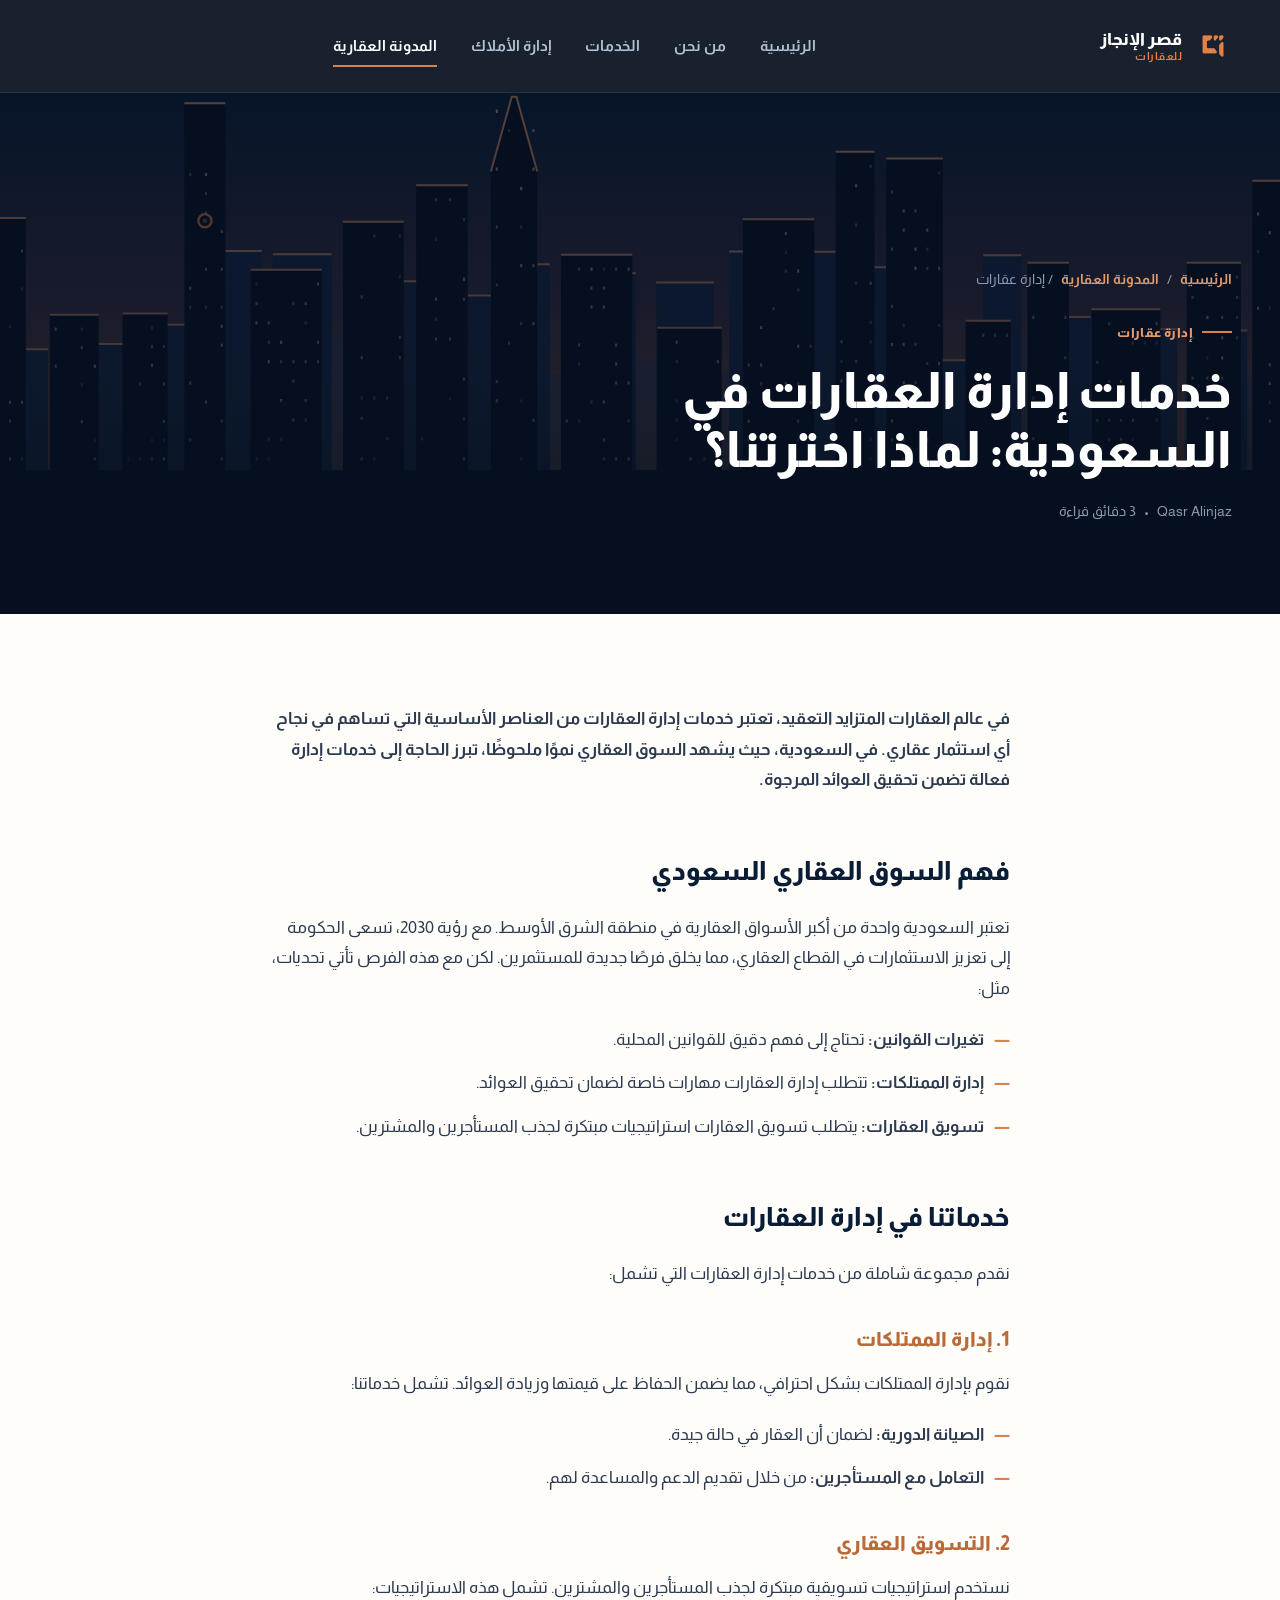
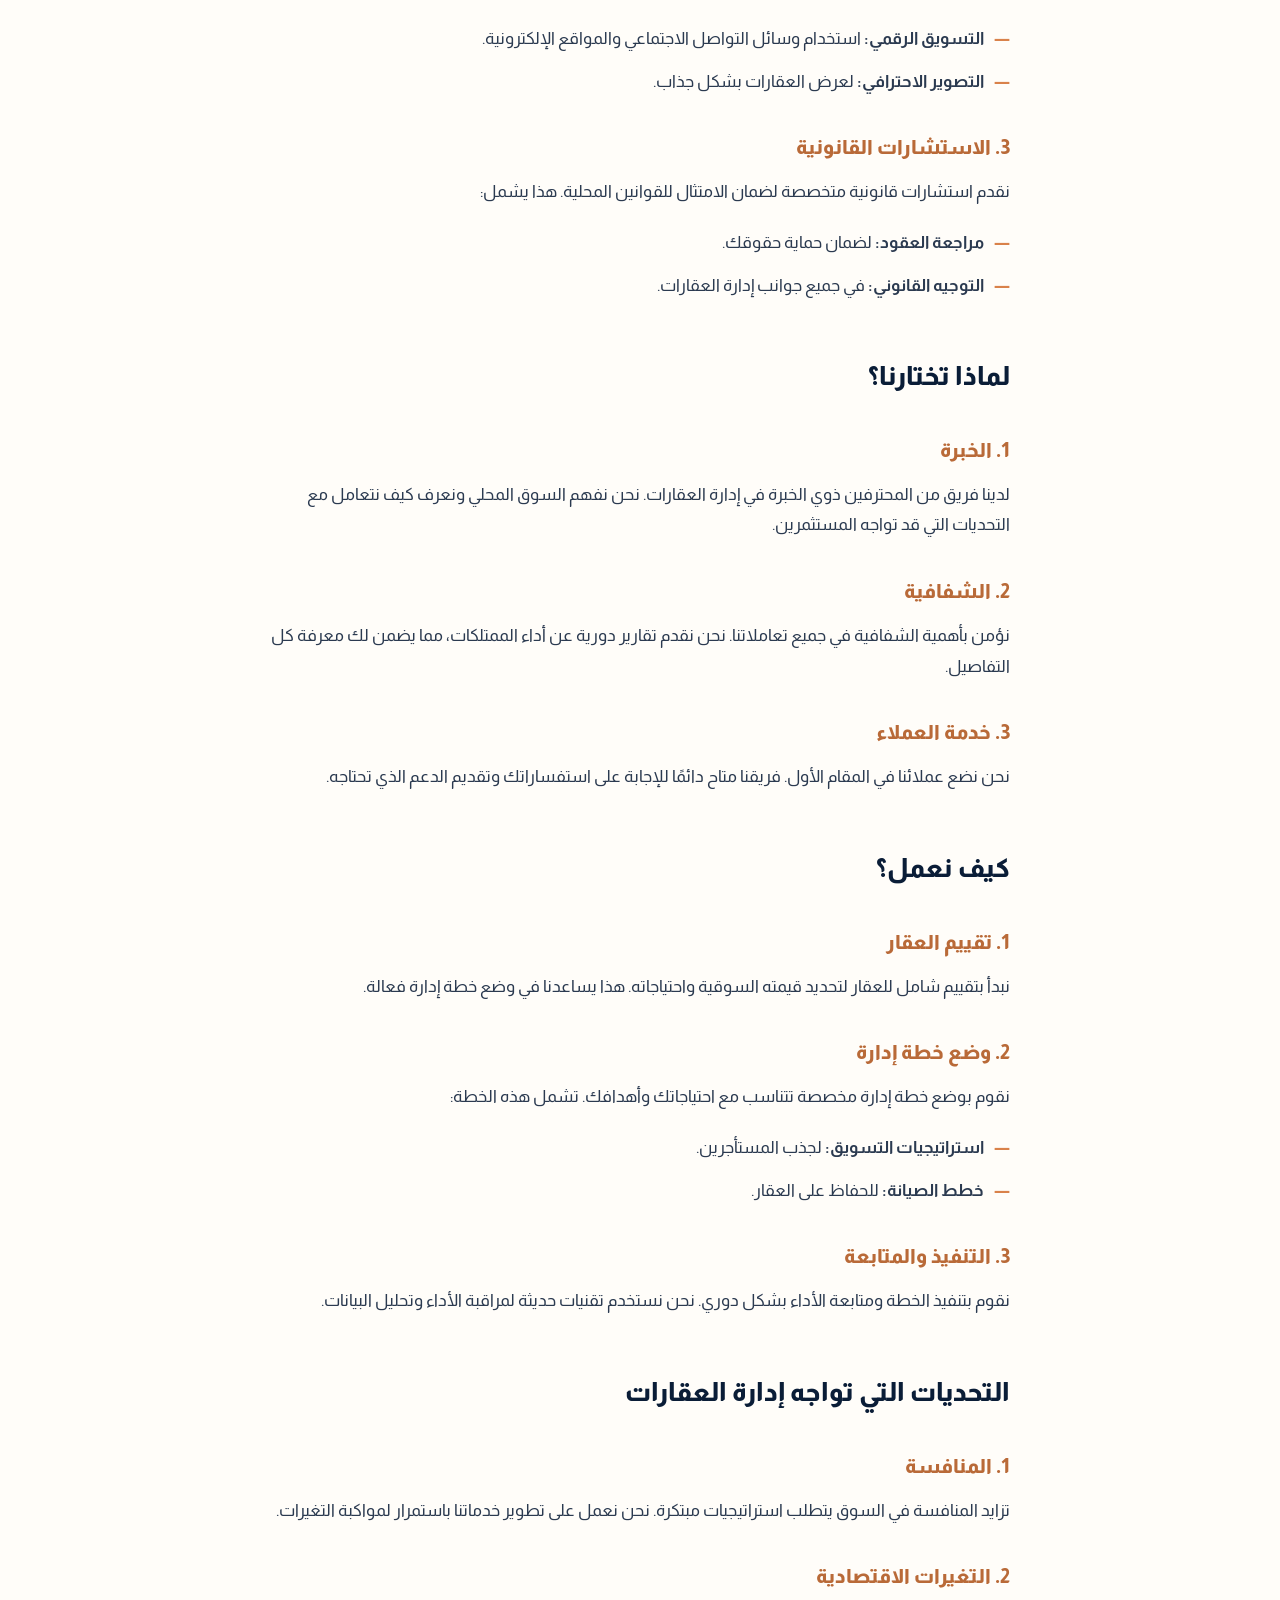
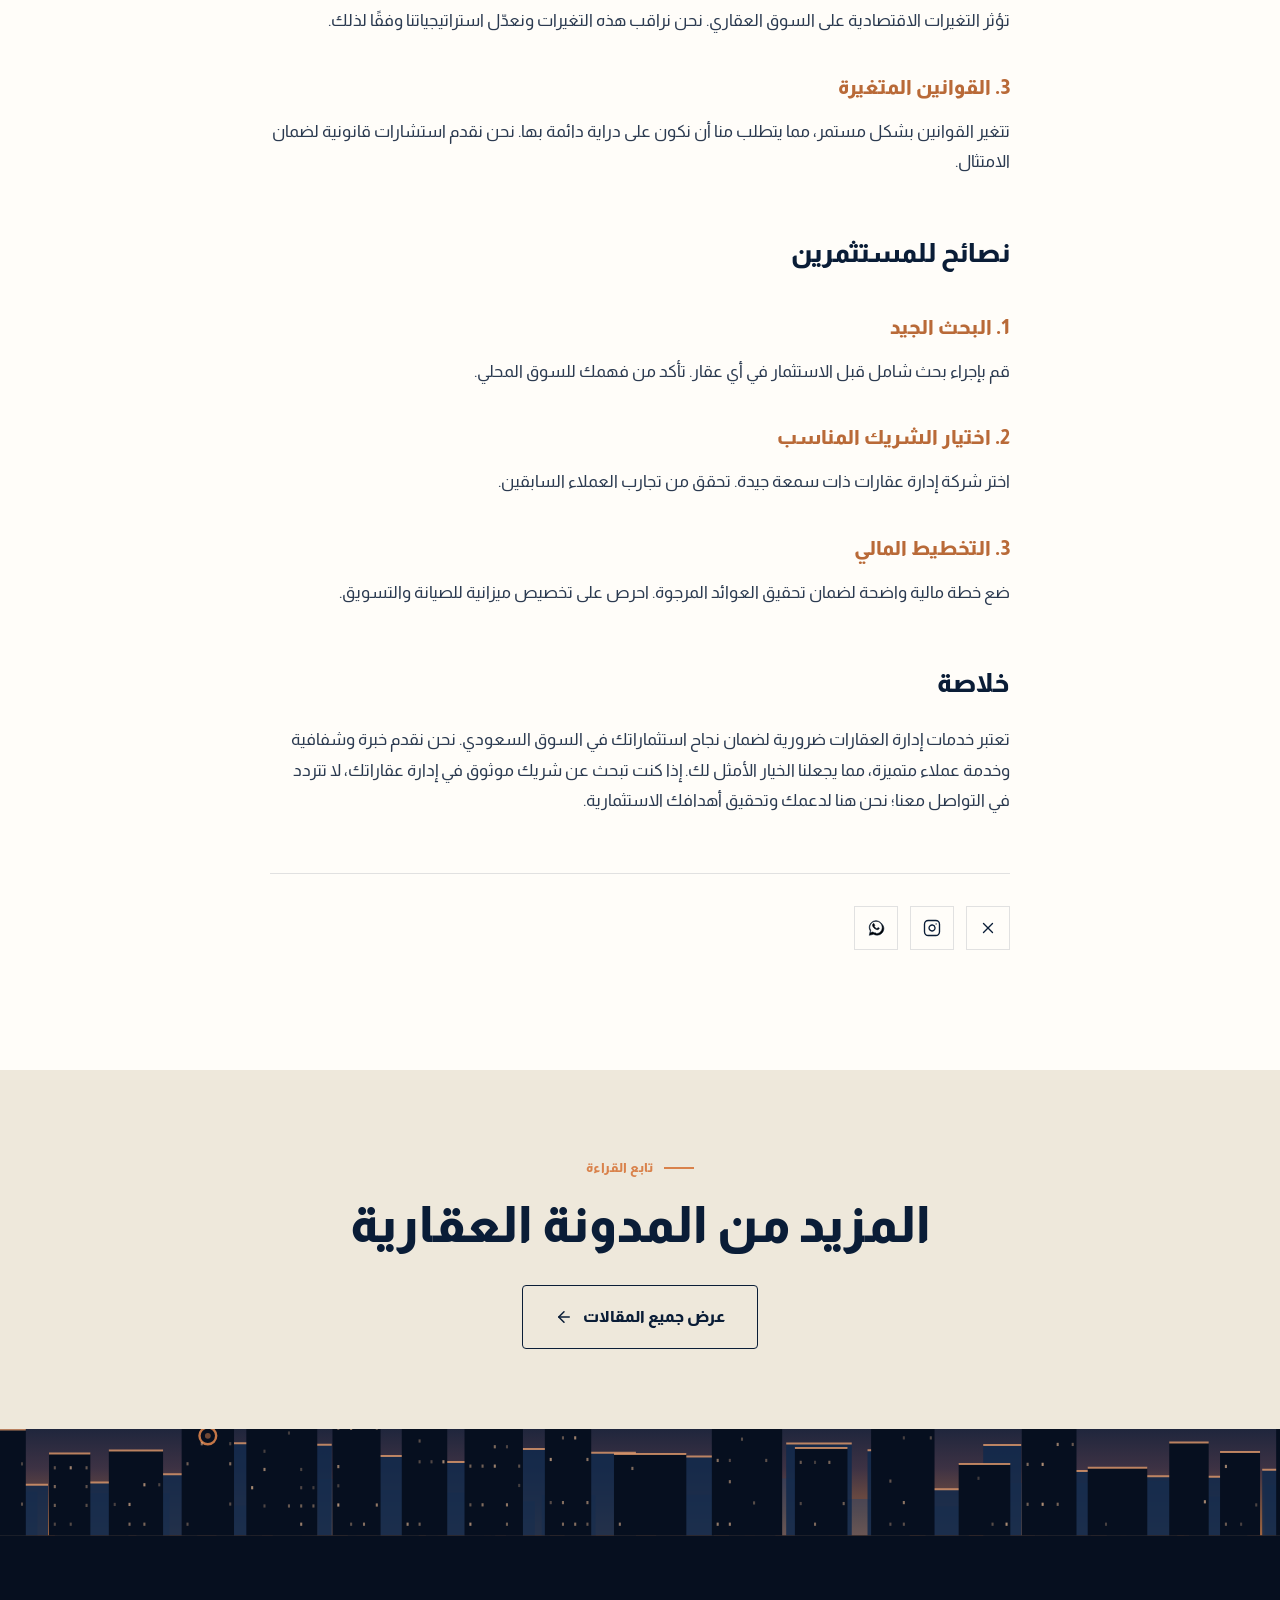
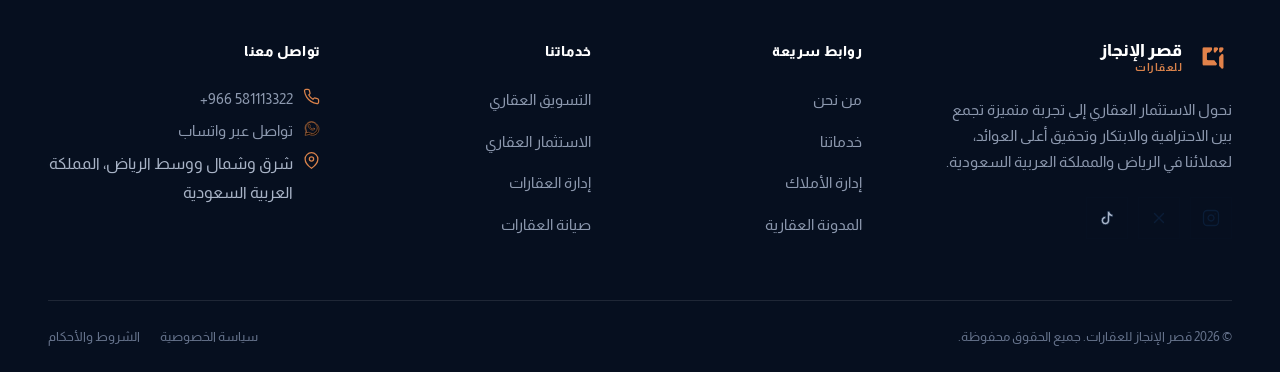
<file: blog-property-management-ksa.html>
<!DOCTYPE html>
<html lang="ar" dir="rtl">
<head>
<meta charset="UTF-8">
<meta name="viewport" content="width=device-width, initial-scale=1.0">
<title>خدمات إدارة العقارات في السعودية: لماذا اخترتنا؟ | قصر الإنجاز للعقارات</title>
<meta name="description" content="في عالم العقارات المتزايد التعقيد، تعتبر خدمات إدارة العقارات من العناصر الأساسية التي تساهم في نجاح أي استثمار عقاري. في السعودية، حيث يشهد السوق العقاري نموًا ملحوظًا، تبرز الحاجة إلى خدمات إدارة فعالة تضمن تحقيق العوائد المرجوة.">
<link rel="icon" type="image/png" href="assets/img/logo.png">
<link rel="preconnect" href="https://fonts.googleapis.com">
<link rel="preconnect" href="https://fonts.gstatic.com" crossorigin>
<link href="https://fonts.googleapis.com/css2?family=Almarai:wght@300;400;700;800&display=swap" rel="stylesheet">
<link rel="stylesheet" href="assets/css/style.css">
</head>
<body>
  <header class="site-header">
    <div class="container header-inner">
      <a href="index.html" class="brand">
        <img src="assets/img/logo.png" alt="شعار قصر الإنجاز للعقارات">
        <span class="brand-text"><strong>قصر الإنجاز</strong><span>للعقارات</span></span>
      </a>
      <nav class="main-nav">
        <a href="index.html">الرئيسية</a>
        <a href="about.html">من نحن</a>
        <a href="services.html">الخدمات</a>
        <a href="property-management.html">إدارة الأملاك</a>
        <a href="blog.html" class="active">المدونة العقارية</a>
      </nav>
      <div class="header-actions">
        <button class="nav-toggle" aria-label="فتح القائمة" aria-expanded="false">
          <span></span><span></span><span></span>
        </button>
      </div>
    </div>
  </header>
  <section class="page-hero" style="padding-bottom:90px">
    <div class="hero-art"></div>
    <div class="hero-scrim"></div>
    <div class="container page-hero-inner">
      <div class="breadcrumb"><a href="index.html">الرئيسية</a> / <a href="blog.html">المدونة العقارية</a> / إدارة عقارات</div>
      <div class="eyebrow on-dark">إدارة عقارات</div>
      <h1 class="display-2" style="max-width:820px; margin-top:18px">خدمات إدارة العقارات في السعودية: لماذا اخترتنا؟</h1>
      <div class="breadcrumb" style="margin-top:20px; margin-bottom:0">
        <span>Qasr Alinjaz</span><span>•</span><span>3 دقائق قراءة</span>
      </div>
    </div>
  </section>
  <section class="article section--paper" style="padding-top:90px">
    <div class="container">
      <div class="article-body reveal">
        <p class="article-lede">في عالم العقارات المتزايد التعقيد، تعتبر خدمات إدارة العقارات من العناصر الأساسية التي تساهم في نجاح أي استثمار عقاري. في السعودية، حيث يشهد السوق العقاري نموًا ملحوظًا، تبرز الحاجة إلى خدمات إدارة فعالة تضمن تحقيق العوائد المرجوة.</p>
        <h2>فهم السوق العقاري السعودي</h2>
      <p>تعتبر السعودية واحدة من أكبر الأسواق العقارية في منطقة الشرق الأوسط. مع رؤية 2030، تسعى الحكومة إلى تعزيز الاستثمارات في القطاع العقاري، مما يخلق فرصًا جديدة للمستثمرين. لكن مع هذه الفرص تأتي تحديات، مثل:</p>
      <ul><li><strong>تغيرات القوانين:</strong> تحتاج إلى فهم دقيق للقوانين المحلية.</li>
<li><strong>إدارة الممتلكات:</strong> تتطلب إدارة العقارات مهارات خاصة لضمان تحقيق العوائد.</li>
<li><strong>تسويق العقارات:</strong> يتطلب تسويق العقارات استراتيجيات مبتكرة لجذب المستأجرين والمشترين.</li></ul>
      <h2>خدماتنا في إدارة العقارات</h2>
      <p>نقدم مجموعة شاملة من خدمات إدارة العقارات التي تشمل:</p>
      <h3>1. إدارة الممتلكات</h3>
      <p>نقوم بإدارة الممتلكات بشكل احترافي، مما يضمن الحفاظ على قيمتها وزيادة العوائد. تشمل خدماتنا:</p>
      <ul><li><strong>الصيانة الدورية:</strong> لضمان أن العقار في حالة جيدة.</li>
<li><strong>التعامل مع المستأجرين:</strong> من خلال تقديم الدعم والمساعدة لهم.</li></ul>
      <h3>2. التسويق العقاري</h3>
      <p>نستخدم استراتيجيات تسويقية مبتكرة لجذب المستأجرين والمشترين. تشمل هذه الاستراتيجيات:</p>
      <ul><li><strong>التسويق الرقمي:</strong> استخدام وسائل التواصل الاجتماعي والمواقع الإلكترونية.</li>
<li><strong>التصوير الاحترافي:</strong> لعرض العقارات بشكل جذاب.</li></ul>
      <h3>3. الاستشارات القانونية</h3>
      <p>نقدم استشارات قانونية متخصصة لضمان الامتثال للقوانين المحلية. هذا يشمل:</p>
      <ul><li><strong>مراجعة العقود:</strong> لضمان حماية حقوقك.</li>
<li><strong>التوجيه القانوني:</strong> في جميع جوانب إدارة العقارات.</li></ul>
      <h2>لماذا تختارنا؟</h2>
      <h3>1. الخبرة</h3>
      <p>لدينا فريق من المحترفين ذوي الخبرة في إدارة العقارات. نحن نفهم السوق المحلي ونعرف كيف نتعامل مع التحديات التي قد تواجه المستثمرين.</p>
      <h3>2. الشفافية</h3>
      <p>نؤمن بأهمية الشفافية في جميع تعاملاتنا. نحن نقدم تقارير دورية عن أداء الممتلكات، مما يضمن لك معرفة كل التفاصيل.</p>
      <h3>3. خدمة العملاء</h3>
      <p>نحن نضع عملائنا في المقام الأول. فريقنا متاح دائمًا للإجابة على استفساراتك وتقديم الدعم الذي تحتاجه.</p>
      <h2>كيف نعمل؟</h2>
      <h3>1. تقييم العقار</h3>
      <p>نبدأ بتقييم شامل للعقار لتحديد قيمته السوقية واحتياجاته. هذا يساعدنا في وضع خطة إدارة فعالة.</p>
      <h3>2. وضع خطة إدارة</h3>
      <p>نقوم بوضع خطة إدارة مخصصة تتناسب مع احتياجاتك وأهدافك. تشمل هذه الخطة:</p>
      <ul><li><strong>استراتيجيات التسويق:</strong> لجذب المستأجرين.</li>
<li><strong>خطط الصيانة:</strong> للحفاظ على العقار.</li></ul>
      <h3>3. التنفيذ والمتابعة</h3>
      <p>نقوم بتنفيذ الخطة ومتابعة الأداء بشكل دوري. نحن نستخدم تقنيات حديثة لمراقبة الأداء وتحليل البيانات.</p>
      <h2>التحديات التي تواجه إدارة العقارات</h2>
      <h3>1. المنافسة</h3>
      <p>تزايد المنافسة في السوق يتطلب استراتيجيات مبتكرة. نحن نعمل على تطوير خدماتنا باستمرار لمواكبة التغيرات.</p>
      <h3>2. التغيرات الاقتصادية</h3>
      <p>تؤثر التغيرات الاقتصادية على السوق العقاري. نحن نراقب هذه التغيرات ونعدّل استراتيجياتنا وفقًا لذلك.</p>
      <h3>3. القوانين المتغيرة</h3>
      <p>تتغير القوانين بشكل مستمر، مما يتطلب منا أن نكون على دراية دائمة بها. نحن نقدم استشارات قانونية لضمان الامتثال.</p>
      <h2>نصائح للمستثمرين</h2>
      <h3>1. البحث الجيد</h3>
      <p>قم بإجراء بحث شامل قبل الاستثمار في أي عقار. تأكد من فهمك للسوق المحلي.</p>
      <h3>2. اختيار الشريك المناسب</h3>
      <p>اختر شركة إدارة عقارات ذات سمعة جيدة. تحقق من تجارب العملاء السابقين.</p>
      <h3>3. التخطيط المالي</h3>
      <p>ضع خطة مالية واضحة لضمان تحقيق العوائد المرجوة. احرص على تخصيص ميزانية للصيانة والتسويق.</p>
      <h2>خلاصة</h2>
      <p>تعتبر خدمات إدارة العقارات ضرورية لضمان نجاح استثماراتك في السوق السعودي. نحن نقدم خبرة وشفافية وخدمة عملاء متميزة، مما يجعلنا الخيار الأمثل لك. إذا كنت تبحث عن شريك موثوق في إدارة عقاراتك، لا تتردد في التواصل معنا؛ نحن هنا لدعمك وتحقيق أهدافك الاستثمارية.</p>
        <div class="article-share">
          <a href="https://x.com/qaalinjaz" target="_blank" rel="noopener" aria-label="X"><svg viewBox="0 0 24 24" fill="none" stroke="currentColor" stroke-width="1.8" stroke-linecap="round" stroke-linejoin="round"><line x1="18" y1="6" x2="6" y2="18"></line><line x1="6" y1="6" x2="18" y2="18"></line></svg></a>
          <a href="https://www.instagram.com/qaalinjaz" target="_blank" rel="noopener" aria-label="Instagram"><svg viewBox="0 0 24 24" fill="none" stroke="currentColor" stroke-width="1.8" stroke-linecap="round" stroke-linejoin="round"><rect x="2" y="2" width="20" height="20" rx="5"></rect><path d="M16 11.37A4 4 0 1 1 12.63 8 4 4 0 0 1 16 11.37z"></path><line x1="17.5" y1="6.5" x2="17.51" y2="6.5"></line></svg></a>
          <a href="https://wa.me/966581113322?text=%D8%A7%D9%84%D8%B3%D9%84%D8%A7%D9%85%20%D8%B9%D9%84%D9%8A%D9%83%D9%85%D8%8C%20%D9%84%D8%AF%D9%8A%20%D8%A7%D8%B3%D8%AA%D9%81%D8%B3%D8%A7%D8%B1%20%D8%A8%D8%AE%D8%B5%D9%88%D8%B5%20%D8%AE%D8%AF%D9%85%D8%A7%D8%AA%20%D9%82%D8%B5%D8%B1%20%D8%A7%D9%84%D8%A5%D9%86%D8%AC%D8%A7%D8%B2%20%D9%84%D9%84%D8%B9%D9%82%D8%A7%D8%B1%D8%A7%D8%AA" target="_blank" rel="noopener" aria-label="واتساب"><svg viewBox="0 0 32 32"><path d="M16 3C9.4 3 4 8.4 4 15c0 2.4.7 4.6 1.9 6.5L4 29l7.7-1.9c1.8 1 3.9 1.6 6.3 1.6 6.6 0 12-5.4 12-12S22.6 3 16 3zm0 21.8c-2 0-3.9-.5-5.5-1.5l-.4-.2-4.6 1.2 1.2-4.5-.2-.4C5.5 17.7 5 15.9 5 15c0-6.1 4.9-11 11-11s11 4.9 11 11-4.9 11-11 11zm6-8.3c-.3-.2-1.9-.9-2.2-1-.3-.1-.5-.2-.7.2-.2.3-.8 1-1 1.2-.2.2-.4.2-.7.1-.3-.2-1.4-.5-2.6-1.6-1-.9-1.6-2-1.8-2.3-.2-.3 0-.5.1-.6.1-.1.3-.4.4-.5.1-.2.2-.3.3-.5.1-.2 0-.4 0-.5 0-.2-.7-1.7-1-2.3-.2-.6-.5-.5-.7-.5h-.6c-.2 0-.5.1-.8.4-.3.3-1 1-1 2.4 0 1.4 1 2.8 1.2 3 .1.2 2 3.1 4.9 4.3.7.3 1.2.5 1.6.6.7.2 1.3.2 1.8.1.5-.1 1.7-.7 2-1.4.2-.7.2-1.2.2-1.4-.1-.1-.3-.2-.6-.3z"/></svg></a>
        </div>
      </div>
    </div>
  </section>
  <section class="section section--deep section--tight">
    <div class="container text-center">
      <div class="eyebrow" style="justify-content:center">تابع القراءة</div>
      <h2 class="display-2" style="margin-top:16px">المزيد من المدونة العقارية</h2>
      <div style="margin-top:30px">
        <a href="blog.html" class="btn btn-line">عرض جميع المقالات <svg viewBox="0 0 24 24" fill="none" stroke="currentColor" stroke-width="2" stroke-linecap="round" stroke-linejoin="round"><line x1="19" y1="12" x2="5" y2="12"></line><polyline points="12 19 5 12 12 5"></polyline></svg></a>
      </div>
    </div>
  </section>

  <div class="footer-skyline"></div>
  <footer class="site-footer">
    <div class="container">
      <div class="footer-top">
        <div class="footer-brand">
          <a href="index.html" class="brand">
            <img src="assets/img/logo.png" alt="شعار قصر الإنجاز للعقارات">
            <span class="brand-text"><strong style="color:#fff">قصر الإنجاز</strong><span>للعقارات</span></span>
          </a>
          <p>نحول الاستثمار العقاري إلى تجربة متميزة تجمع بين الاحترافية والابتكار وتحقيق أعلى العوائد، لعملائنا في الرياض والمملكة العربية السعودية.</p>
          <div class="social-row" style="margin-top:22px">
            <a href="https://www.instagram.com/qaalinjaz" target="_blank" rel="noopener" aria-label="Instagram"><svg viewBox="0 0 24 24" fill="none" stroke="currentColor" stroke-width="1.8" stroke-linecap="round" stroke-linejoin="round"><rect x="2" y="2" width="20" height="20" rx="5"></rect><path d="M16 11.37A4 4 0 1 1 12.63 8 4 4 0 0 1 16 11.37z"></path><line x1="17.5" y1="6.5" x2="17.51" y2="6.5"></line></svg></a>
            <a href="https://x.com/qaalinjaz" target="_blank" rel="noopener" aria-label="X"><svg viewBox="0 0 24 24" fill="none" stroke="currentColor" stroke-width="1.8" stroke-linecap="round" stroke-linejoin="round"><line x1="18" y1="6" x2="6" y2="18"></line><line x1="6" y1="6" x2="18" y2="18"></line></svg></a>
            <a href="https://www.tiktok.com/@qaalinjaz" target="_blank" rel="noopener" aria-label="TikTok"><svg viewBox="0 0 24 24" fill="currentColor" stroke="none"><path d="M16.6 5.82s.51.5 0 0A4.278 4.278 0 0 1 15.54 3h-3.09v12.4a2.59 2.59 0 1 1-2.59-2.59c.15 0 .3.02.44.05V9.7a5.6 5.6 0 0 0-.44-.02A5.61 5.61 0 1 0 15.5 15.3V9.06a7.336 7.336 0 0 0 4.28 1.37V7.34s-1.88.1-3.18-1.52z"></path></svg></a>
          </div>
        </div>
        <div class="footer-col">
          <h4>روابط سريعة</h4>
          <ul>
            <li><a href="about.html">من نحن</a></li>
            <li><a href="services.html">خدماتنا</a></li>
            <li><a href="property-management.html">إدارة الأملاك</a></li>
            <li><a href="blog.html">المدونة العقارية</a></li>
          </ul>
        </div>
        <div class="footer-col">
          <h4>خدماتنا</h4>
          <ul>
            <li><a href="services.html#marketing">التسويق العقاري</a></li>
            <li><a href="services.html#investment">الاستثمار العقاري</a></li>
            <li><a href="services.html#management">إدارة العقارات</a></li>
            <li><a href="services.html#maintenance">صيانة العقارات</a></li>
          </ul>
        </div>
        <div class="footer-col">
          <h4>تواصل معنا</h4>
          <div class="contact-line"><svg viewBox="0 0 24 24" fill="none" stroke="currentColor" stroke-width="1.8" stroke-linecap="round" stroke-linejoin="round"><path d="M22 16.92v3a2 2 0 0 1-2.18 2 19.79 19.79 0 0 1-8.63-3.07 19.5 19.5 0 0 1-6-6 19.79 19.79 0 0 1-3.07-8.67A2 2 0 0 1 4.11 2h3a2 2 0 0 1 2 1.72c.127.96.362 1.903.7 2.81a2 2 0 0 1-.45 2.11L8.09 9.91a16 16 0 0 0 6 6l1.27-1.27a2 2 0 0 1 2.11-.45c.907.338 1.85.573 2.81.7A2 2 0 0 1 22 16.92z"></path></svg><a href="tel:+966581113322">581113322 966+</a></div>
          <div class="contact-line"><svg viewBox="0 0 32 32"><path d="M16 3C9.4 3 4 8.4 4 15c0 2.4.7 4.6 1.9 6.5L4 29l7.7-1.9c1.8 1 3.9 1.6 6.3 1.6 6.6 0 12-5.4 12-12S22.6 3 16 3zm0 21.8c-2 0-3.9-.5-5.5-1.5l-.4-.2-4.6 1.2 1.2-4.5-.2-.4C5.5 17.7 5 15.9 5 15c0-6.1 4.9-11 11-11s11 4.9 11 11-4.9 11-11 11zm6-8.3c-.3-.2-1.9-.9-2.2-1-.3-.1-.5-.2-.7.2-.2.3-.8 1-1 1.2-.2.2-.4.2-.7.1-.3-.2-1.4-.5-2.6-1.6-1-.9-1.6-2-1.8-2.3-.2-.3 0-.5.1-.6.1-.1.3-.4.4-.5.1-.2.2-.3.3-.5.1-.2 0-.4 0-.5 0-.2-.7-1.7-1-2.3-.2-.6-.5-.5-.7-.5h-.6c-.2 0-.5.1-.8.4-.3.3-1 1-1 2.4 0 1.4 1 2.8 1.2 3 .1.2 2 3.1 4.9 4.3.7.3 1.2.5 1.6.6.7.2 1.3.2 1.8.1.5-.1 1.7-.7 2-1.4.2-.7.2-1.2.2-1.4-.1-.1-.3-.2-.6-.3z"/></svg><a href="https://wa.me/966581113322?text=%D8%A7%D9%84%D8%B3%D9%84%D8%A7%D9%85%20%D8%B9%D9%84%D9%8A%D9%83%D9%85%D8%8C%20%D9%84%D8%AF%D9%8A%20%D8%A7%D8%B3%D8%AA%D9%81%D8%B3%D8%A7%D8%B1%20%D8%A8%D8%AE%D8%B5%D9%88%D8%B5%20%D8%AE%D8%AF%D9%85%D8%A7%D8%AA%20%D9%82%D8%B5%D8%B1%20%D8%A7%D9%84%D8%A5%D9%86%D8%AC%D8%A7%D8%B2%20%D9%84%D9%84%D8%B9%D9%82%D8%A7%D8%B1%D8%A7%D8%AA" target="_blank" rel="noopener">تواصل عبر واتساب</a></div>
          <div class="contact-line"><svg viewBox="0 0 24 24" fill="none" stroke="currentColor" stroke-width="1.8" stroke-linecap="round" stroke-linejoin="round"><path d="M21 10c0 7-9 13-9 13s-9-6-9-13a9 9 0 0 1 18 0z"></path><circle cx="12" cy="10" r="3"></circle></svg><span>شرق وشمال ووسط الرياض، المملكة العربية السعودية</span></div>
        </div>
      </div>
      <div class="footer-bottom">
        <span>© 2026 قصر الإنجاز للعقارات. جميع الحقوق محفوظة.</span>
        <div class="legal-links">
          <a href="privacy.html">سياسة الخصوصية</a>
          <a href="terms.html">الشروط والأحكام</a>
        </div>
      </div>
    </div>
  </footer>

<script src="assets/js/main.js"></script>
</body>
</html>
</file>
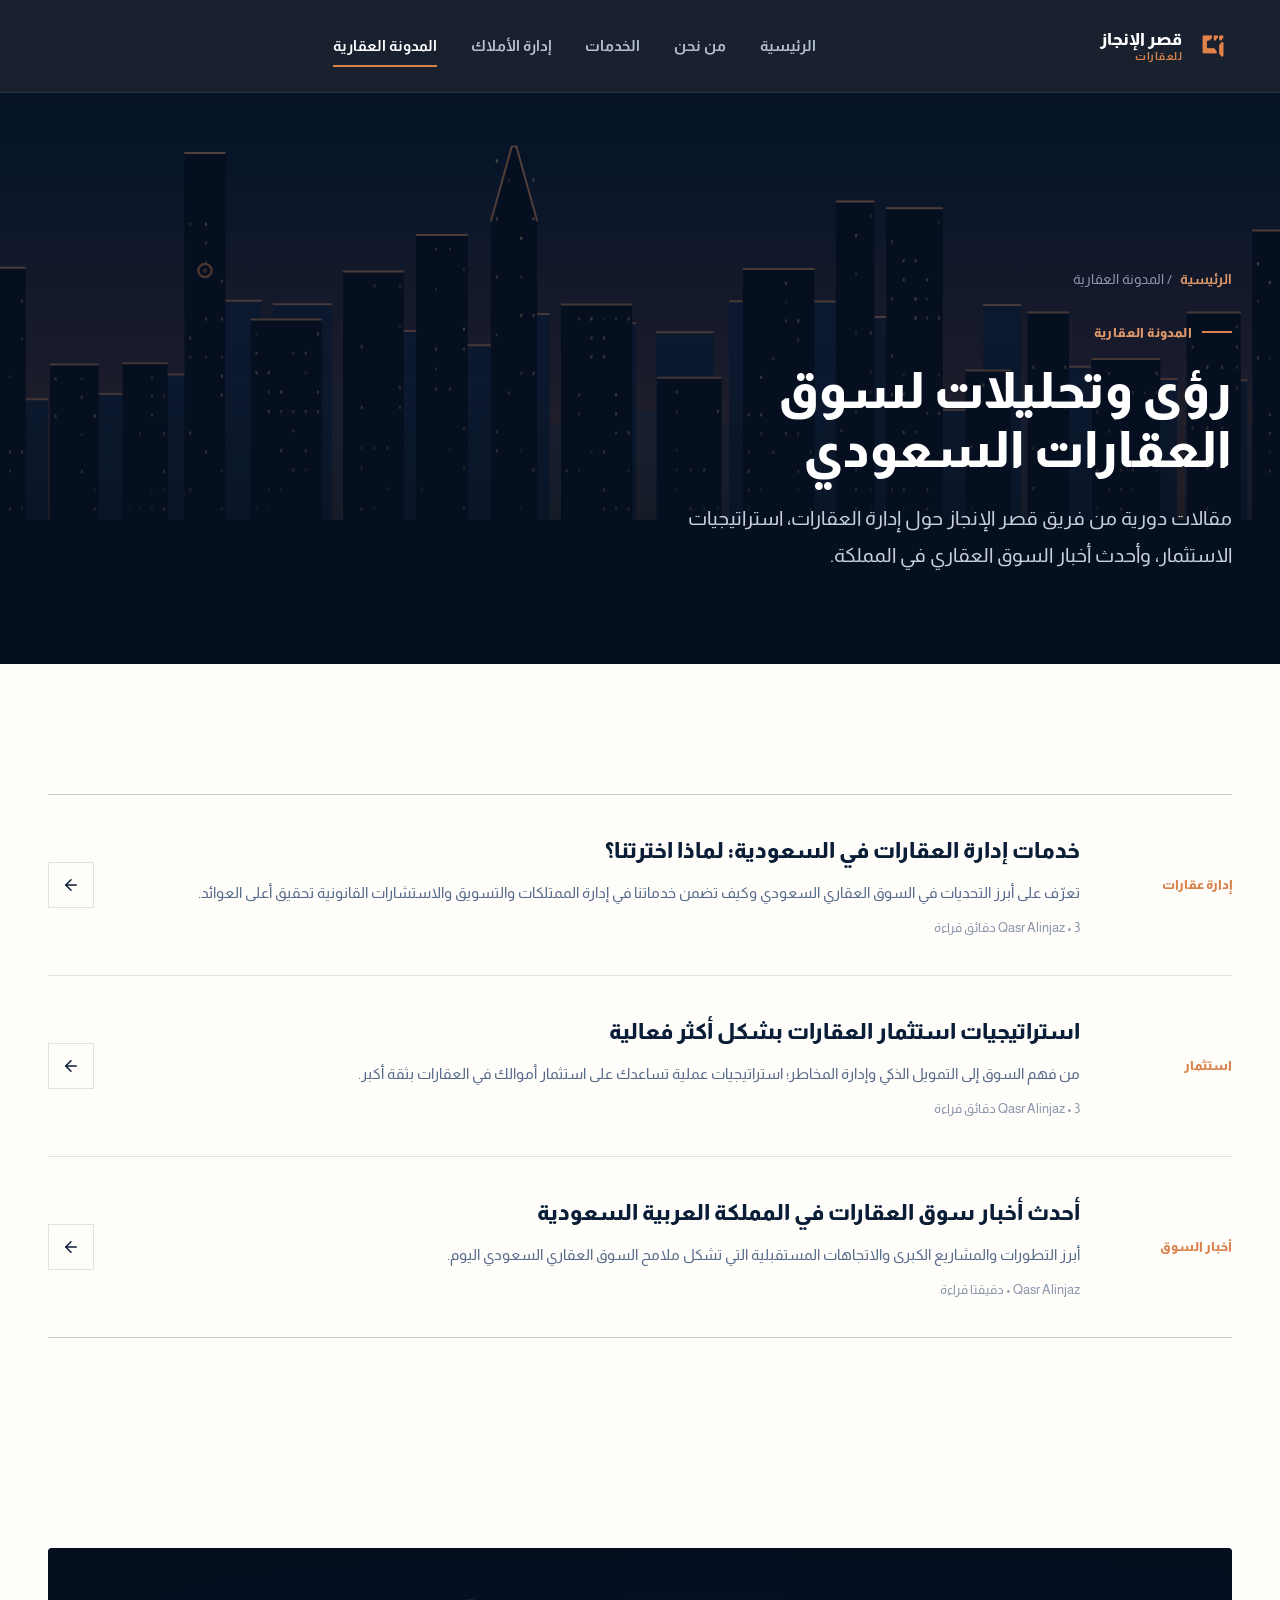
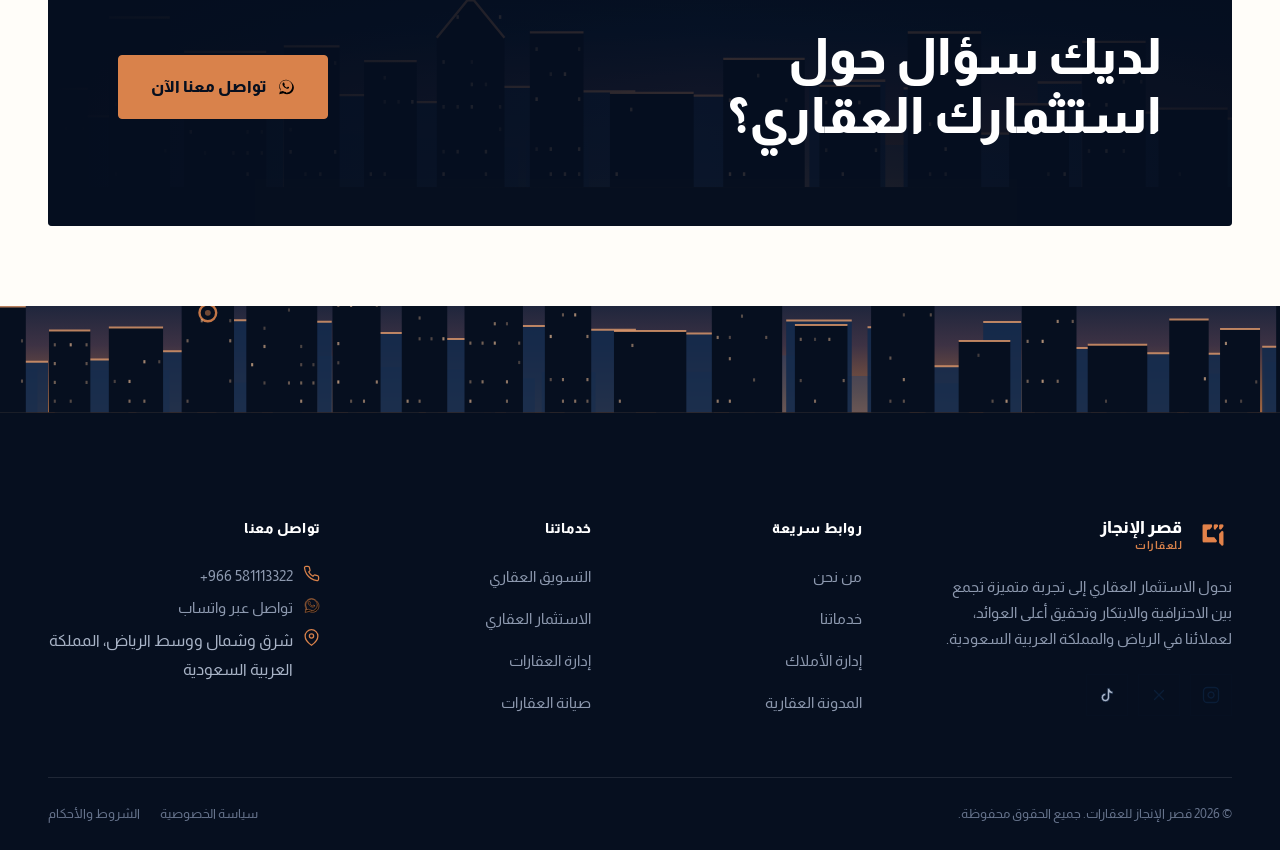
<file: blog.html>
<!DOCTYPE html>
<html lang="ar" dir="rtl">
<head>
<meta charset="UTF-8">
<meta name="viewport" content="width=device-width, initial-scale=1.0">
<title>المدونة العقارية | قصر الإنجاز للعقارات</title>
<meta name="description" content="مقالات قصر الإنجاز للعقارات حول إدارة العقارات، استراتيجيات الاستثمار، وأخبار السوق العقاري السعودي.">
<link rel="icon" type="image/png" href="assets/img/logo.png">
<link rel="preconnect" href="https://fonts.googleapis.com">
<link rel="preconnect" href="https://fonts.gstatic.com" crossorigin>
<link href="https://fonts.googleapis.com/css2?family=Almarai:wght@300;400;700;800&display=swap" rel="stylesheet">
<link rel="stylesheet" href="assets/css/style.css">
</head>
<body>
  <header class="site-header">
    <div class="container header-inner">
      <a href="index.html" class="brand">
        <img src="assets/img/logo.png" alt="شعار قصر الإنجاز للعقارات">
        <span class="brand-text"><strong>قصر الإنجاز</strong><span>للعقارات</span></span>
      </a>
      <nav class="main-nav">
        <a href="index.html">الرئيسية</a>
        <a href="about.html">من نحن</a>
        <a href="services.html">الخدمات</a>
        <a href="property-management.html">إدارة الأملاك</a>
        <a href="blog.html" class="active">المدونة العقارية</a>
      </nav>
      <div class="header-actions">
        <button class="nav-toggle" aria-label="فتح القائمة" aria-expanded="false">
          <span></span><span></span><span></span>
        </button>
      </div>
    </div>
  </header>
  <section class="page-hero">
    <div class="hero-art"></div>
    <div class="hero-scrim"></div>
    <div class="container page-hero-inner">
      <div class="breadcrumb"><a href="index.html">الرئيسية</a> / المدونة العقارية</div>
      <div class="eyebrow on-dark">المدونة العقارية</div>
      <h1 class="display-2" style="margin-top:18px">رؤى وتحليلات لسوق العقارات السعودي</h1>
      <p class="lede">مقالات دورية من فريق قصر الإنجاز حول إدارة العقارات، استراتيجيات الاستثمار، وأحدث أخبار السوق العقاري في المملكة.</p>
    </div>
  </section>

  <section class="section section--paper">
    <div class="container">
      <div class="blog-list reveal">
      <a href="blog-property-management-ksa.html" class="blog-row">
        <span class="tag">إدارة عقارات</span>
        <div>
          <h3>خدمات إدارة العقارات في السعودية: لماذا اخترتنا؟</h3>
          <p>تعرّف على أبرز التحديات في السوق العقاري السعودي وكيف تضمن خدماتنا في إدارة الممتلكات والتسويق والاستشارات القانونية تحقيق أعلى العوائد.</p>
          <div class="meta">Qasr Alinjaz • 3 دقائق قراءة</div>
        </div>
        <span class="go"><svg viewBox="0 0 24 24" fill="none" stroke="currentColor" stroke-width="2" stroke-linecap="round" stroke-linejoin="round"><line x1="19" y1="12" x2="5" y2="12"></line><polyline points="12 19 5 12 12 5"></polyline></svg></span>
      </a>      <a href="blog-investment-strategies.html" class="blog-row">
        <span class="tag">استثمار</span>
        <div>
          <h3>استراتيجيات استثمار العقارات بشكل أكثر فعالية</h3>
          <p>من فهم السوق إلى التمويل الذكي وإدارة المخاطر؛ استراتيجيات عملية تساعدك على استثمار أموالك في العقارات بثقة أكبر.</p>
          <div class="meta">Qasr Alinjaz • 3 دقائق قراءة</div>
        </div>
        <span class="go"><svg viewBox="0 0 24 24" fill="none" stroke="currentColor" stroke-width="2" stroke-linecap="round" stroke-linejoin="round"><line x1="19" y1="12" x2="5" y2="12"></line><polyline points="12 19 5 12 12 5"></polyline></svg></span>
      </a>      <a href="blog-market-news.html" class="blog-row">
        <span class="tag">أخبار السوق</span>
        <div>
          <h3>أحدث أخبار سوق العقارات في المملكة العربية السعودية</h3>
          <p>أبرز التطورات والمشاريع الكبرى والاتجاهات المستقبلية التي تشكل ملامح السوق العقاري السعودي اليوم.</p>
          <div class="meta">Qasr Alinjaz • دقيقتا قراءة</div>
        </div>
        <span class="go"><svg viewBox="0 0 24 24" fill="none" stroke="currentColor" stroke-width="2" stroke-linecap="round" stroke-linejoin="round"><line x1="19" y1="12" x2="5" y2="12"></line><polyline points="12 19 5 12 12 5"></polyline></svg></span>
      </a>
      </div>
    </div>
  </section>

  <section class="section section--paper section--tight">
    <div class="container">
      <div class="cta-banner reveal">
        <div class="cta-art"></div>
        <h2 class="display-2">لديك سؤال حول استثمارك العقاري؟</h2>
        <div class="actions">
          <a href="https://wa.me/966581113322?text=%D8%A7%D9%84%D8%B3%D9%84%D8%A7%D9%85%20%D8%B9%D9%84%D9%8A%D9%83%D9%85%D8%8C%20%D9%84%D8%AF%D9%8A%20%D8%A7%D8%B3%D8%AA%D9%81%D8%B3%D8%A7%D8%B1%20%D8%A8%D8%AE%D8%B5%D9%88%D8%B5%20%D8%AE%D8%AF%D9%85%D8%A7%D8%AA%20%D9%82%D8%B5%D8%B1%20%D8%A7%D9%84%D8%A5%D9%86%D8%AC%D8%A7%D8%B2%20%D9%84%D9%84%D8%B9%D9%82%D8%A7%D8%B1%D8%A7%D8%AA" target="_blank" rel="noopener" class="btn btn-primary"><svg viewBox="0 0 32 32"><path d="M16 3C9.4 3 4 8.4 4 15c0 2.4.7 4.6 1.9 6.5L4 29l7.7-1.9c1.8 1 3.9 1.6 6.3 1.6 6.6 0 12-5.4 12-12S22.6 3 16 3zm0 21.8c-2 0-3.9-.5-5.5-1.5l-.4-.2-4.6 1.2 1.2-4.5-.2-.4C5.5 17.7 5 15.9 5 15c0-6.1 4.9-11 11-11s11 4.9 11 11-4.9 11-11 11zm6-8.3c-.3-.2-1.9-.9-2.2-1-.3-.1-.5-.2-.7.2-.2.3-.8 1-1 1.2-.2.2-.4.2-.7.1-.3-.2-1.4-.5-2.6-1.6-1-.9-1.6-2-1.8-2.3-.2-.3 0-.5.1-.6.1-.1.3-.4.4-.5.1-.2.2-.3.3-.5.1-.2 0-.4 0-.5 0-.2-.7-1.7-1-2.3-.2-.6-.5-.5-.7-.5h-.6c-.2 0-.5.1-.8.4-.3.3-1 1-1 2.4 0 1.4 1 2.8 1.2 3 .1.2 2 3.1 4.9 4.3.7.3 1.2.5 1.6.6.7.2 1.3.2 1.8.1.5-.1 1.7-.7 2-1.4.2-.7.2-1.2.2-1.4-.1-.1-.3-.2-.6-.3z"/></svg> تواصل معنا الآن</a>
          
        </div>
      </div>
    </div>
  </section>

  <div class="footer-skyline"></div>
  <footer class="site-footer">
    <div class="container">
      <div class="footer-top">
        <div class="footer-brand">
          <a href="index.html" class="brand">
            <img src="assets/img/logo.png" alt="شعار قصر الإنجاز للعقارات">
            <span class="brand-text"><strong style="color:#fff">قصر الإنجاز</strong><span>للعقارات</span></span>
          </a>
          <p>نحول الاستثمار العقاري إلى تجربة متميزة تجمع بين الاحترافية والابتكار وتحقيق أعلى العوائد، لعملائنا في الرياض والمملكة العربية السعودية.</p>
          <div class="social-row" style="margin-top:22px">
            <a href="https://www.instagram.com/qaalinjaz" target="_blank" rel="noopener" aria-label="Instagram"><svg viewBox="0 0 24 24" fill="none" stroke="currentColor" stroke-width="1.8" stroke-linecap="round" stroke-linejoin="round"><rect x="2" y="2" width="20" height="20" rx="5"></rect><path d="M16 11.37A4 4 0 1 1 12.63 8 4 4 0 0 1 16 11.37z"></path><line x1="17.5" y1="6.5" x2="17.51" y2="6.5"></line></svg></a>
            <a href="https://x.com/qaalinjaz" target="_blank" rel="noopener" aria-label="X"><svg viewBox="0 0 24 24" fill="none" stroke="currentColor" stroke-width="1.8" stroke-linecap="round" stroke-linejoin="round"><line x1="18" y1="6" x2="6" y2="18"></line><line x1="6" y1="6" x2="18" y2="18"></line></svg></a>
            <a href="https://www.tiktok.com/@qaalinjaz" target="_blank" rel="noopener" aria-label="TikTok"><svg viewBox="0 0 24 24" fill="currentColor" stroke="none"><path d="M16.6 5.82s.51.5 0 0A4.278 4.278 0 0 1 15.54 3h-3.09v12.4a2.59 2.59 0 1 1-2.59-2.59c.15 0 .3.02.44.05V9.7a5.6 5.6 0 0 0-.44-.02A5.61 5.61 0 1 0 15.5 15.3V9.06a7.336 7.336 0 0 0 4.28 1.37V7.34s-1.88.1-3.18-1.52z"></path></svg></a>
          </div>
        </div>
        <div class="footer-col">
          <h4>روابط سريعة</h4>
          <ul>
            <li><a href="about.html">من نحن</a></li>
            <li><a href="services.html">خدماتنا</a></li>
            <li><a href="property-management.html">إدارة الأملاك</a></li>
            <li><a href="blog.html">المدونة العقارية</a></li>
          </ul>
        </div>
        <div class="footer-col">
          <h4>خدماتنا</h4>
          <ul>
            <li><a href="services.html#marketing">التسويق العقاري</a></li>
            <li><a href="services.html#investment">الاستثمار العقاري</a></li>
            <li><a href="services.html#management">إدارة العقارات</a></li>
            <li><a href="services.html#maintenance">صيانة العقارات</a></li>
          </ul>
        </div>
        <div class="footer-col">
          <h4>تواصل معنا</h4>
          <div class="contact-line"><svg viewBox="0 0 24 24" fill="none" stroke="currentColor" stroke-width="1.8" stroke-linecap="round" stroke-linejoin="round"><path d="M22 16.92v3a2 2 0 0 1-2.18 2 19.79 19.79 0 0 1-8.63-3.07 19.5 19.5 0 0 1-6-6 19.79 19.79 0 0 1-3.07-8.67A2 2 0 0 1 4.11 2h3a2 2 0 0 1 2 1.72c.127.96.362 1.903.7 2.81a2 2 0 0 1-.45 2.11L8.09 9.91a16 16 0 0 0 6 6l1.27-1.27a2 2 0 0 1 2.11-.45c.907.338 1.85.573 2.81.7A2 2 0 0 1 22 16.92z"></path></svg><a href="tel:+966581113322">581113322 966+</a></div>
          <div class="contact-line"><svg viewBox="0 0 32 32"><path d="M16 3C9.4 3 4 8.4 4 15c0 2.4.7 4.6 1.9 6.5L4 29l7.7-1.9c1.8 1 3.9 1.6 6.3 1.6 6.6 0 12-5.4 12-12S22.6 3 16 3zm0 21.8c-2 0-3.9-.5-5.5-1.5l-.4-.2-4.6 1.2 1.2-4.5-.2-.4C5.5 17.7 5 15.9 5 15c0-6.1 4.9-11 11-11s11 4.9 11 11-4.9 11-11 11zm6-8.3c-.3-.2-1.9-.9-2.2-1-.3-.1-.5-.2-.7.2-.2.3-.8 1-1 1.2-.2.2-.4.2-.7.1-.3-.2-1.4-.5-2.6-1.6-1-.9-1.6-2-1.8-2.3-.2-.3 0-.5.1-.6.1-.1.3-.4.4-.5.1-.2.2-.3.3-.5.1-.2 0-.4 0-.5 0-.2-.7-1.7-1-2.3-.2-.6-.5-.5-.7-.5h-.6c-.2 0-.5.1-.8.4-.3.3-1 1-1 2.4 0 1.4 1 2.8 1.2 3 .1.2 2 3.1 4.9 4.3.7.3 1.2.5 1.6.6.7.2 1.3.2 1.8.1.5-.1 1.7-.7 2-1.4.2-.7.2-1.2.2-1.4-.1-.1-.3-.2-.6-.3z"/></svg><a href="https://wa.me/966581113322?text=%D8%A7%D9%84%D8%B3%D9%84%D8%A7%D9%85%20%D8%B9%D9%84%D9%8A%D9%83%D9%85%D8%8C%20%D9%84%D8%AF%D9%8A%20%D8%A7%D8%B3%D8%AA%D9%81%D8%B3%D8%A7%D8%B1%20%D8%A8%D8%AE%D8%B5%D9%88%D8%B5%20%D8%AE%D8%AF%D9%85%D8%A7%D8%AA%20%D9%82%D8%B5%D8%B1%20%D8%A7%D9%84%D8%A5%D9%86%D8%AC%D8%A7%D8%B2%20%D9%84%D9%84%D8%B9%D9%82%D8%A7%D8%B1%D8%A7%D8%AA" target="_blank" rel="noopener">تواصل عبر واتساب</a></div>
          <div class="contact-line"><svg viewBox="0 0 24 24" fill="none" stroke="currentColor" stroke-width="1.8" stroke-linecap="round" stroke-linejoin="round"><path d="M21 10c0 7-9 13-9 13s-9-6-9-13a9 9 0 0 1 18 0z"></path><circle cx="12" cy="10" r="3"></circle></svg><span>شرق وشمال ووسط الرياض، المملكة العربية السعودية</span></div>
        </div>
      </div>
      <div class="footer-bottom">
        <span>© 2026 قصر الإنجاز للعقارات. جميع الحقوق محفوظة.</span>
        <div class="legal-links">
          <a href="privacy.html">سياسة الخصوصية</a>
          <a href="terms.html">الشروط والأحكام</a>
        </div>
      </div>
    </div>
  </footer>

<script src="assets/js/main.js"></script>
</body>
</html>
</file>
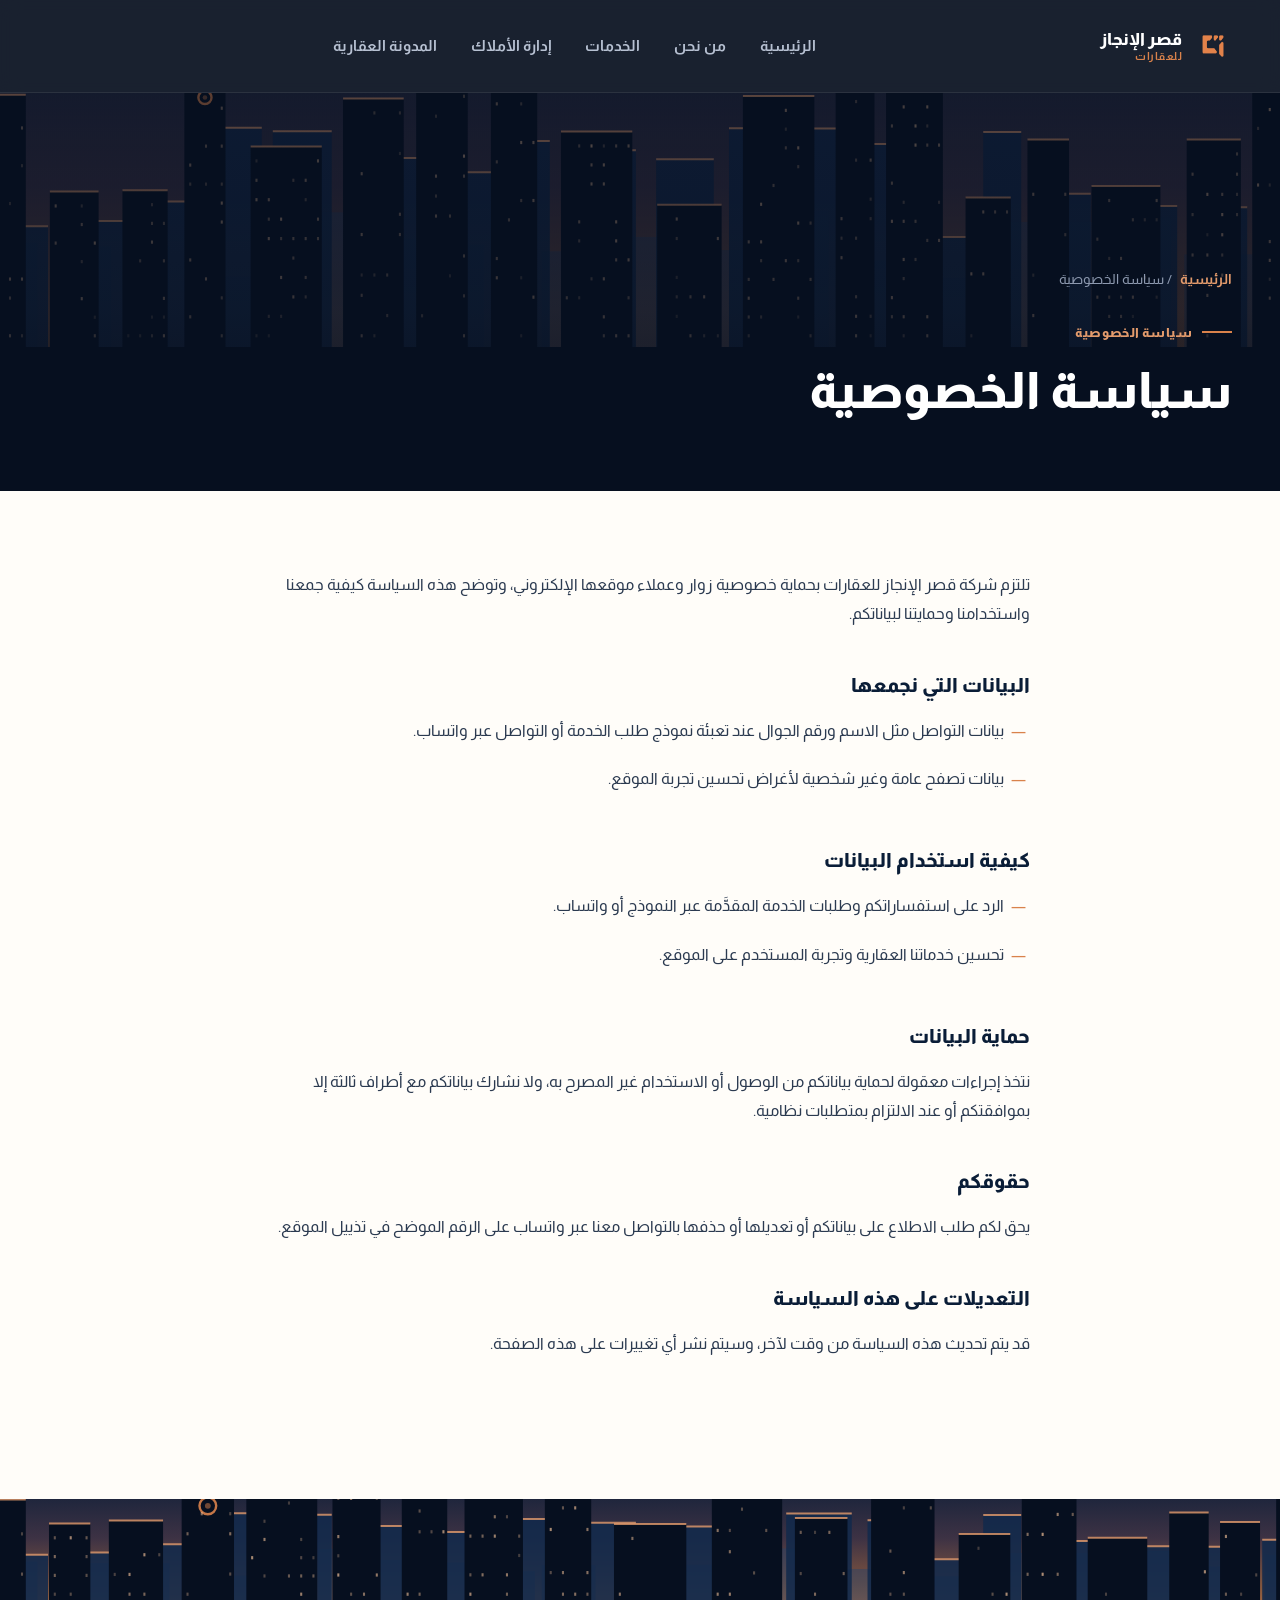
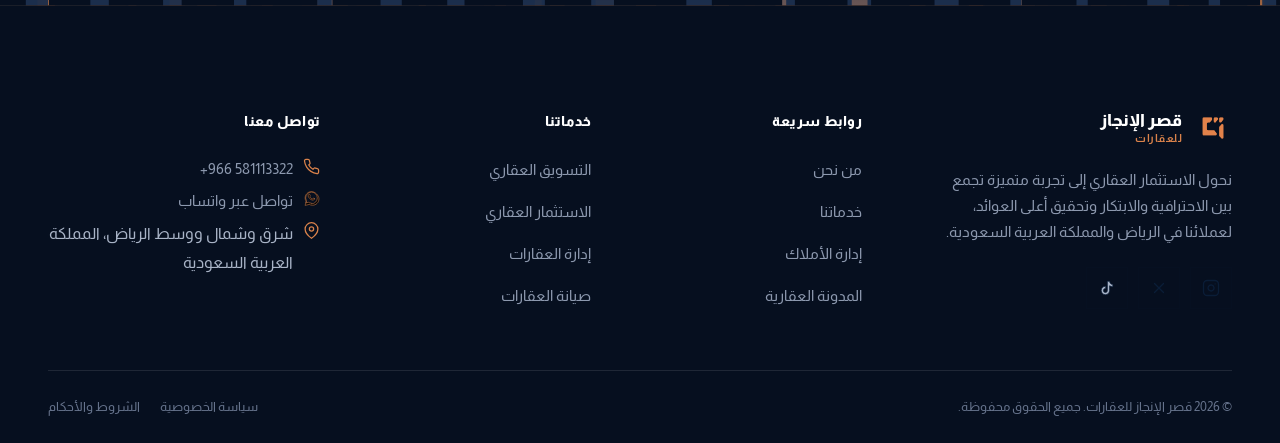
<file: privacy.html>
<!DOCTYPE html>
<html lang="ar" dir="rtl">
<head>
<meta charset="UTF-8">
<meta name="viewport" content="width=device-width, initial-scale=1.0">
<title>سياسة الخصوصية | قصر الإنجاز للعقارات</title>
<meta name="description" content="سياسة الخصوصية - قصر الإنجاز للعقارات">
<link rel="icon" type="image/png" href="assets/img/logo.png">
<link rel="preconnect" href="https://fonts.googleapis.com">
<link rel="preconnect" href="https://fonts.gstatic.com" crossorigin>
<link href="https://fonts.googleapis.com/css2?family=Almarai:wght@300;400;700;800&display=swap" rel="stylesheet">
<link rel="stylesheet" href="assets/css/style.css">
</head>
<body>
  <header class="site-header">
    <div class="container header-inner">
      <a href="index.html" class="brand">
        <img src="assets/img/logo.png" alt="شعار قصر الإنجاز للعقارات">
        <span class="brand-text"><strong>قصر الإنجاز</strong><span>للعقارات</span></span>
      </a>
      <nav class="main-nav">
        <a href="index.html">الرئيسية</a>
        <a href="about.html">من نحن</a>
        <a href="services.html">الخدمات</a>
        <a href="property-management.html">إدارة الأملاك</a>
        <a href="blog.html">المدونة العقارية</a>
      </nav>
      <div class="header-actions">
        <button class="nav-toggle" aria-label="فتح القائمة" aria-expanded="false">
          <span></span><span></span><span></span>
        </button>
      </div>
    </div>
  </header>
  <section class="page-hero" style="padding-bottom:70px">
    <div class="hero-art"></div>
    <div class="hero-scrim"></div>
    <div class="container page-hero-inner">
      <div class="breadcrumb"><a href="index.html">الرئيسية</a> / سياسة الخصوصية</div>
      <div class="eyebrow on-dark">سياسة الخصوصية</div>
      <h1 class="display-2" style="margin-top:18px">سياسة الخصوصية</h1>
    </div>
  </section>
  <section class="section section--paper" style="padding-top:80px">
    <div class="container">
      <div class="legal-body reveal">
        
        <p>تلتزم شركة قصر الإنجاز للعقارات بحماية خصوصية زوار وعملاء موقعها الإلكتروني، وتوضح هذه السياسة كيفية جمعنا واستخدامنا وحمايتنا لبياناتكم.</p>
        <h2>البيانات التي نجمعها</h2>
        <ul>
          <li>بيانات التواصل مثل الاسم ورقم الجوال عند تعبئة نموذج طلب الخدمة أو التواصل عبر واتساب.</li>
          <li>بيانات تصفح عامة وغير شخصية لأغراض تحسين تجربة الموقع.</li>
        </ul>
        <h2>كيفية استخدام البيانات</h2>
        <ul>
          <li>الرد على استفساراتكم وطلبات الخدمة المقدَّمة عبر النموذج أو واتساب.</li>
          <li>تحسين خدماتنا العقارية وتجربة المستخدم على الموقع.</li>
        </ul>
        <h2>حماية البيانات</h2>
        <p>نتخذ إجراءات معقولة لحماية بياناتكم من الوصول أو الاستخدام غير المصرح به، ولا نشارك بياناتكم مع أطراف ثالثة إلا بموافقتكم أو عند الالتزام بمتطلبات نظامية.</p>
        <h2>حقوقكم</h2>
        <p>يحق لكم طلب الاطلاع على بياناتكم أو تعديلها أو حذفها بالتواصل معنا عبر واتساب على الرقم الموضح في تذييل الموقع.</p>
        <h2>التعديلات على هذه السياسة</h2>
        <p>قد يتم تحديث هذه السياسة من وقت لآخر، وسيتم نشر أي تغييرات على هذه الصفحة.</p>

      </div>
    </div>
  </section>

  <div class="footer-skyline"></div>
  <footer class="site-footer">
    <div class="container">
      <div class="footer-top">
        <div class="footer-brand">
          <a href="index.html" class="brand">
            <img src="assets/img/logo.png" alt="شعار قصر الإنجاز للعقارات">
            <span class="brand-text"><strong style="color:#fff">قصر الإنجاز</strong><span>للعقارات</span></span>
          </a>
          <p>نحول الاستثمار العقاري إلى تجربة متميزة تجمع بين الاحترافية والابتكار وتحقيق أعلى العوائد، لعملائنا في الرياض والمملكة العربية السعودية.</p>
          <div class="social-row" style="margin-top:22px">
            <a href="https://www.instagram.com/qaalinjaz" target="_blank" rel="noopener" aria-label="Instagram"><svg viewBox="0 0 24 24" fill="none" stroke="currentColor" stroke-width="1.8" stroke-linecap="round" stroke-linejoin="round"><rect x="2" y="2" width="20" height="20" rx="5"></rect><path d="M16 11.37A4 4 0 1 1 12.63 8 4 4 0 0 1 16 11.37z"></path><line x1="17.5" y1="6.5" x2="17.51" y2="6.5"></line></svg></a>
            <a href="https://x.com/qaalinjaz" target="_blank" rel="noopener" aria-label="X"><svg viewBox="0 0 24 24" fill="none" stroke="currentColor" stroke-width="1.8" stroke-linecap="round" stroke-linejoin="round"><line x1="18" y1="6" x2="6" y2="18"></line><line x1="6" y1="6" x2="18" y2="18"></line></svg></a>
            <a href="https://www.tiktok.com/@qaalinjaz" target="_blank" rel="noopener" aria-label="TikTok"><svg viewBox="0 0 24 24" fill="currentColor" stroke="none"><path d="M16.6 5.82s.51.5 0 0A4.278 4.278 0 0 1 15.54 3h-3.09v12.4a2.59 2.59 0 1 1-2.59-2.59c.15 0 .3.02.44.05V9.7a5.6 5.6 0 0 0-.44-.02A5.61 5.61 0 1 0 15.5 15.3V9.06a7.336 7.336 0 0 0 4.28 1.37V7.34s-1.88.1-3.18-1.52z"></path></svg></a>
          </div>
        </div>
        <div class="footer-col">
          <h4>روابط سريعة</h4>
          <ul>
            <li><a href="about.html">من نحن</a></li>
            <li><a href="services.html">خدماتنا</a></li>
            <li><a href="property-management.html">إدارة الأملاك</a></li>
            <li><a href="blog.html">المدونة العقارية</a></li>
          </ul>
        </div>
        <div class="footer-col">
          <h4>خدماتنا</h4>
          <ul>
            <li><a href="services.html#marketing">التسويق العقاري</a></li>
            <li><a href="services.html#investment">الاستثمار العقاري</a></li>
            <li><a href="services.html#management">إدارة العقارات</a></li>
            <li><a href="services.html#maintenance">صيانة العقارات</a></li>
          </ul>
        </div>
        <div class="footer-col">
          <h4>تواصل معنا</h4>
          <div class="contact-line"><svg viewBox="0 0 24 24" fill="none" stroke="currentColor" stroke-width="1.8" stroke-linecap="round" stroke-linejoin="round"><path d="M22 16.92v3a2 2 0 0 1-2.18 2 19.79 19.79 0 0 1-8.63-3.07 19.5 19.5 0 0 1-6-6 19.79 19.79 0 0 1-3.07-8.67A2 2 0 0 1 4.11 2h3a2 2 0 0 1 2 1.72c.127.96.362 1.903.7 2.81a2 2 0 0 1-.45 2.11L8.09 9.91a16 16 0 0 0 6 6l1.27-1.27a2 2 0 0 1 2.11-.45c.907.338 1.85.573 2.81.7A2 2 0 0 1 22 16.92z"></path></svg><a href="tel:+966581113322">581113322 966+</a></div>
          <div class="contact-line"><svg viewBox="0 0 32 32"><path d="M16 3C9.4 3 4 8.4 4 15c0 2.4.7 4.6 1.9 6.5L4 29l7.7-1.9c1.8 1 3.9 1.6 6.3 1.6 6.6 0 12-5.4 12-12S22.6 3 16 3zm0 21.8c-2 0-3.9-.5-5.5-1.5l-.4-.2-4.6 1.2 1.2-4.5-.2-.4C5.5 17.7 5 15.9 5 15c0-6.1 4.9-11 11-11s11 4.9 11 11-4.9 11-11 11zm6-8.3c-.3-.2-1.9-.9-2.2-1-.3-.1-.5-.2-.7.2-.2.3-.8 1-1 1.2-.2.2-.4.2-.7.1-.3-.2-1.4-.5-2.6-1.6-1-.9-1.6-2-1.8-2.3-.2-.3 0-.5.1-.6.1-.1.3-.4.4-.5.1-.2.2-.3.3-.5.1-.2 0-.4 0-.5 0-.2-.7-1.7-1-2.3-.2-.6-.5-.5-.7-.5h-.6c-.2 0-.5.1-.8.4-.3.3-1 1-1 2.4 0 1.4 1 2.8 1.2 3 .1.2 2 3.1 4.9 4.3.7.3 1.2.5 1.6.6.7.2 1.3.2 1.8.1.5-.1 1.7-.7 2-1.4.2-.7.2-1.2.2-1.4-.1-.1-.3-.2-.6-.3z"/></svg><a href="https://wa.me/966581113322?text=%D8%A7%D9%84%D8%B3%D9%84%D8%A7%D9%85%20%D8%B9%D9%84%D9%8A%D9%83%D9%85%D8%8C%20%D9%84%D8%AF%D9%8A%20%D8%A7%D8%B3%D8%AA%D9%81%D8%B3%D8%A7%D8%B1%20%D8%A8%D8%AE%D8%B5%D9%88%D8%B5%20%D8%AE%D8%AF%D9%85%D8%A7%D8%AA%20%D9%82%D8%B5%D8%B1%20%D8%A7%D9%84%D8%A5%D9%86%D8%AC%D8%A7%D8%B2%20%D9%84%D9%84%D8%B9%D9%82%D8%A7%D8%B1%D8%A7%D8%AA" target="_blank" rel="noopener">تواصل عبر واتساب</a></div>
          <div class="contact-line"><svg viewBox="0 0 24 24" fill="none" stroke="currentColor" stroke-width="1.8" stroke-linecap="round" stroke-linejoin="round"><path d="M21 10c0 7-9 13-9 13s-9-6-9-13a9 9 0 0 1 18 0z"></path><circle cx="12" cy="10" r="3"></circle></svg><span>شرق وشمال ووسط الرياض، المملكة العربية السعودية</span></div>
        </div>
      </div>
      <div class="footer-bottom">
        <span>© 2026 قصر الإنجاز للعقارات. جميع الحقوق محفوظة.</span>
        <div class="legal-links">
          <a href="privacy.html">سياسة الخصوصية</a>
          <a href="terms.html">الشروط والأحكام</a>
        </div>
      </div>
    </div>
  </footer>

<script src="assets/js/main.js"></script>
</body>
</html>
</file>
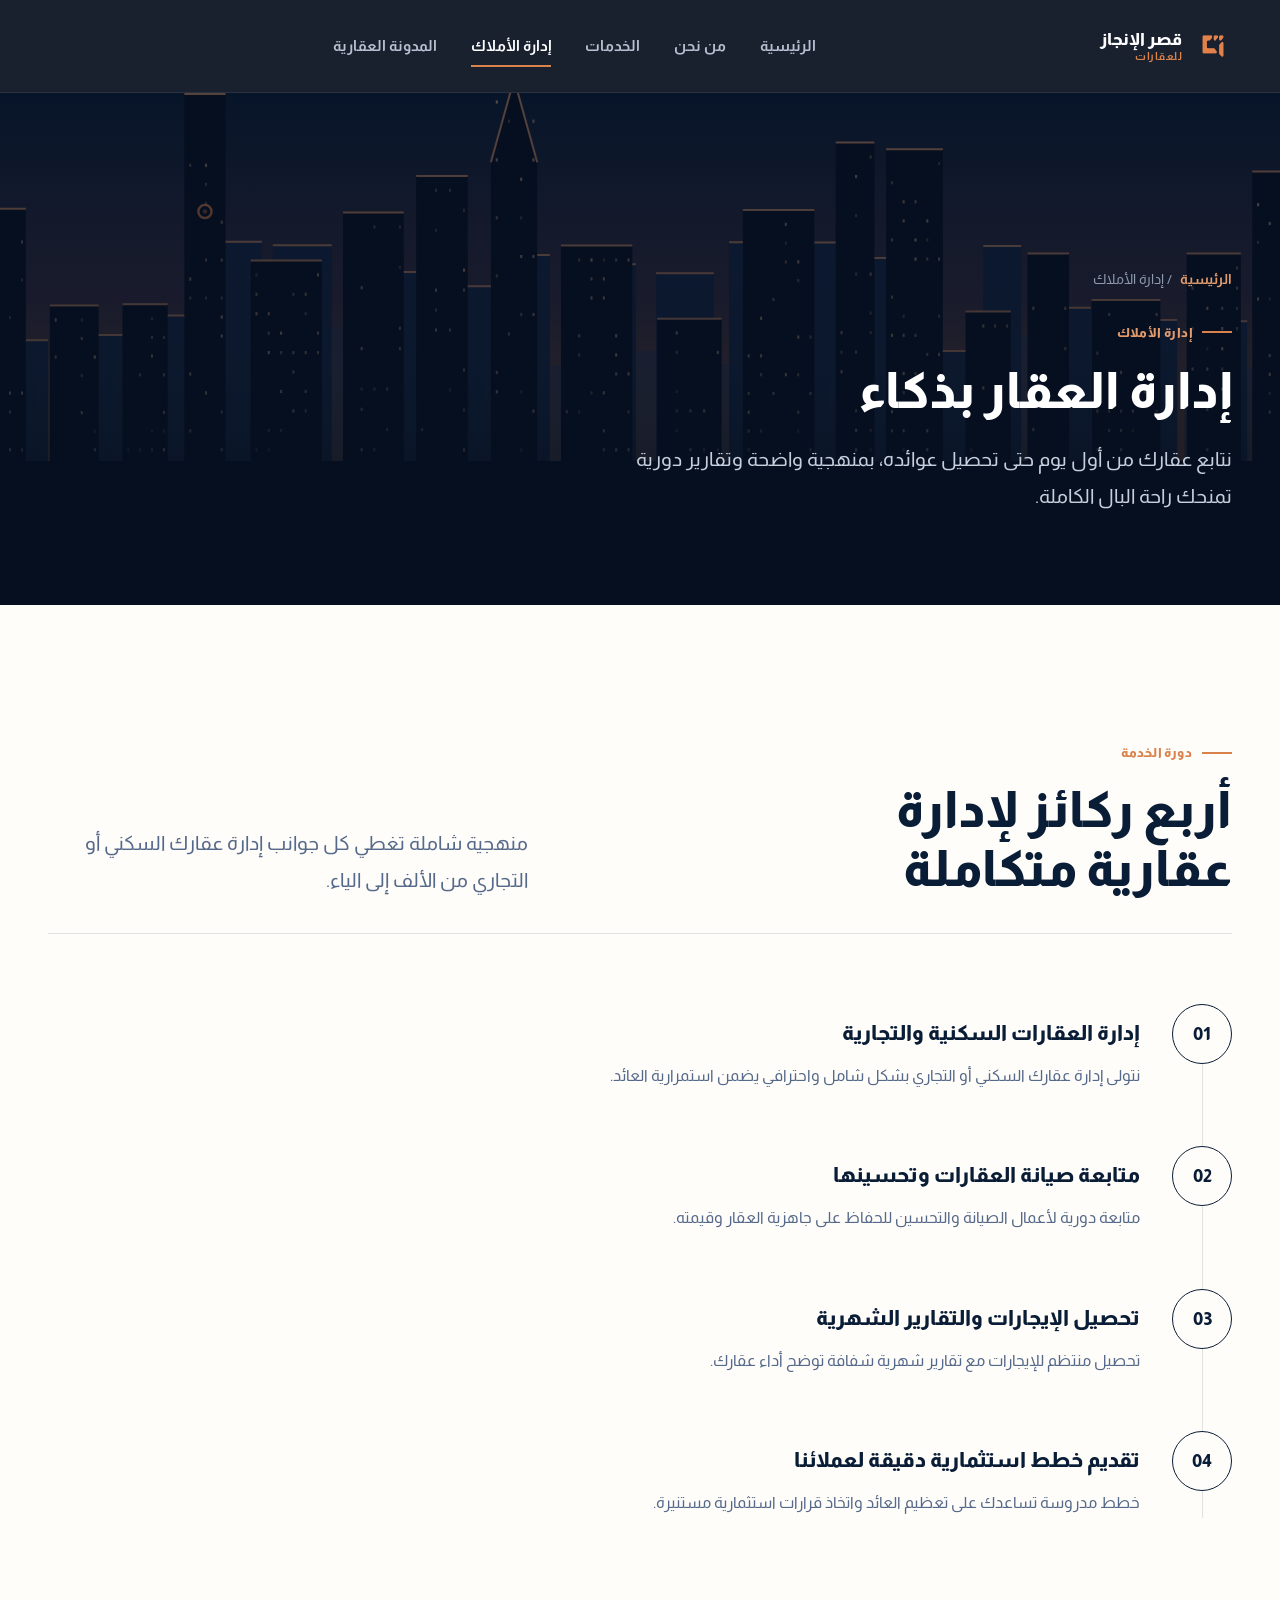
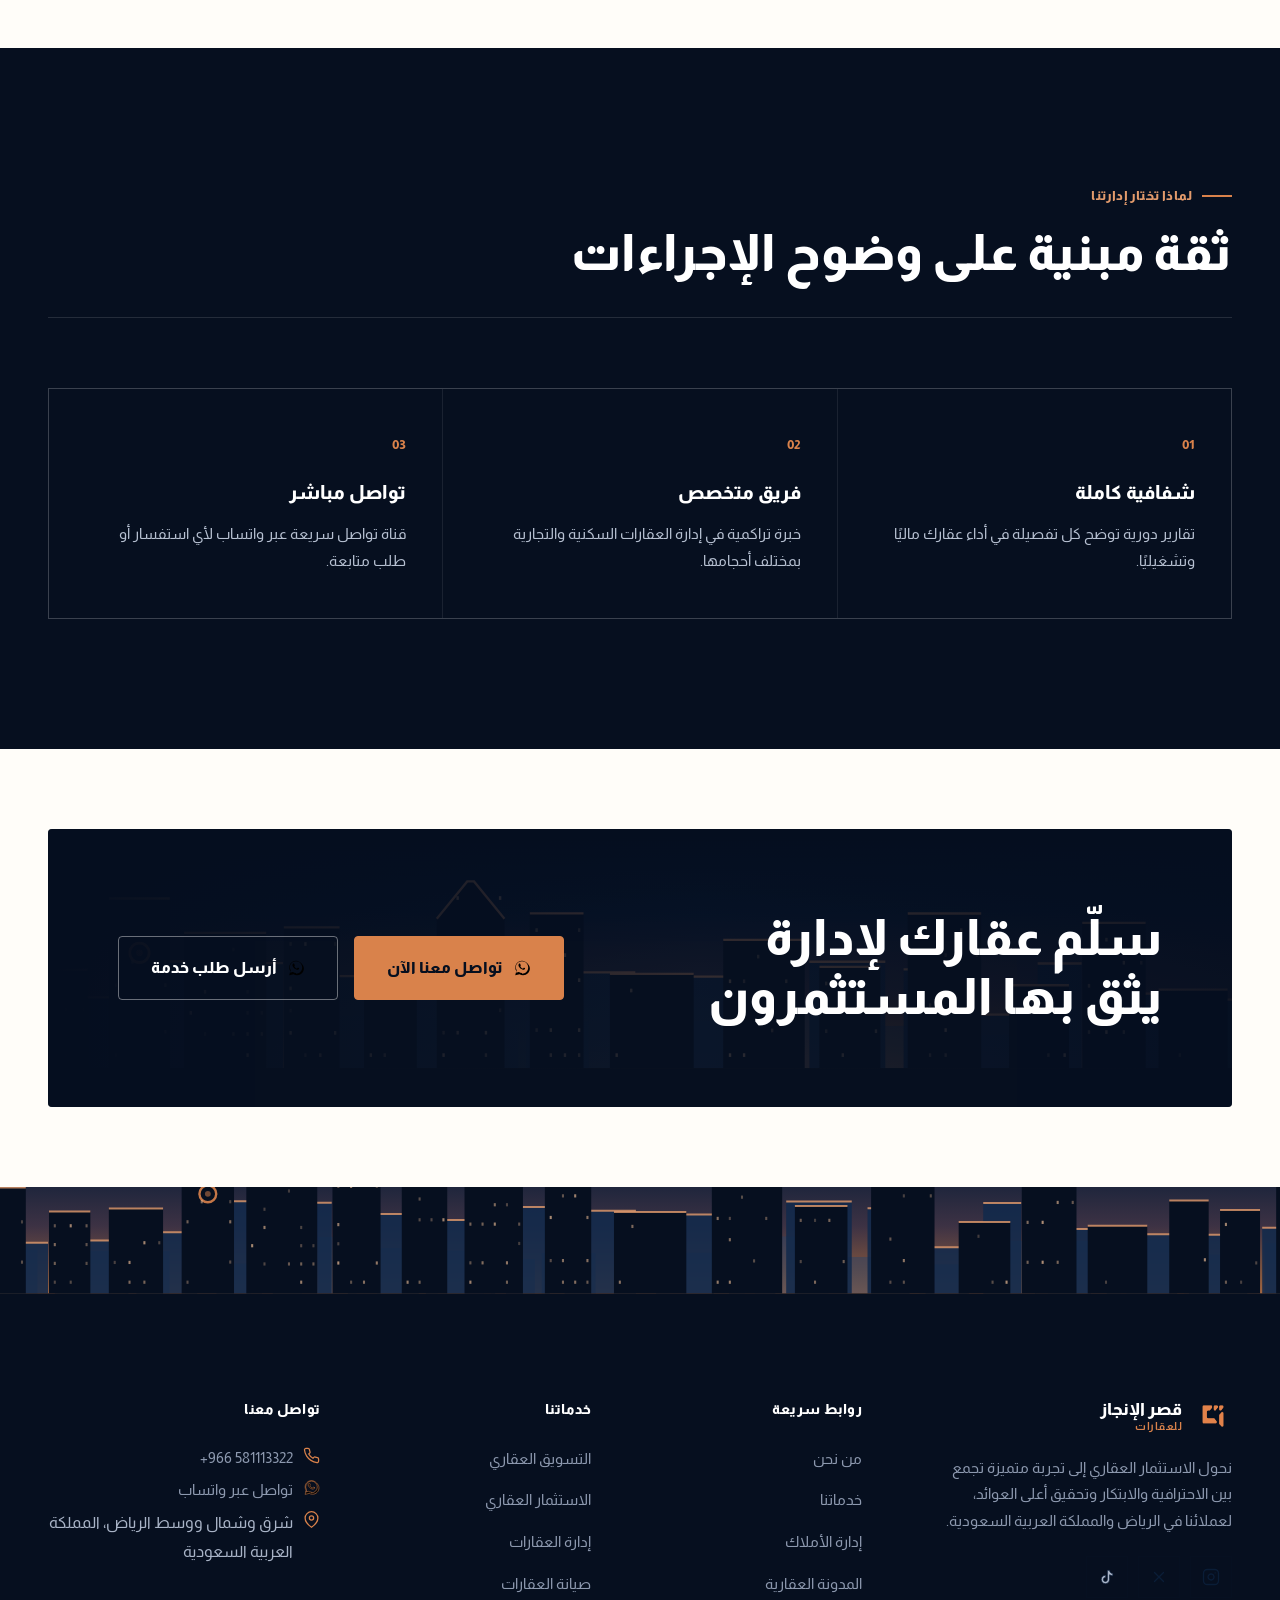
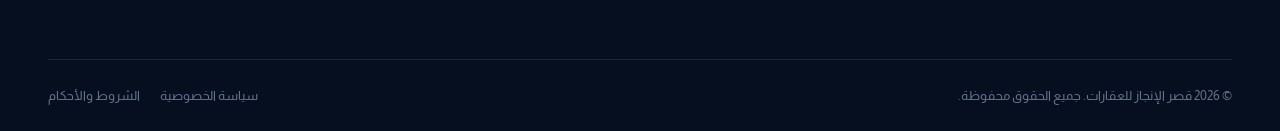
<file: property-management.html>
<!DOCTYPE html>
<html lang="ar" dir="rtl">
<head>
<meta charset="UTF-8">
<meta name="viewport" content="width=device-width, initial-scale=1.0">
<title>إدارة الأملاك | قصر الإنجاز للعقارات</title>
<meta name="description" content="خدمة إدارة العقار بذكاء من قصر الإنجاز للعقارات: إدارة سكنية وتجارية، صيانة، تحصيل إيجارات، وتقارير شهرية.">
<link rel="icon" type="image/png" href="assets/img/logo.png">
<link rel="preconnect" href="https://fonts.googleapis.com">
<link rel="preconnect" href="https://fonts.gstatic.com" crossorigin>
<link href="https://fonts.googleapis.com/css2?family=Almarai:wght@300;400;700;800&display=swap" rel="stylesheet">
<link rel="stylesheet" href="assets/css/style.css">
</head>
<body>
  <header class="site-header">
    <div class="container header-inner">
      <a href="index.html" class="brand">
        <img src="assets/img/logo.png" alt="شعار قصر الإنجاز للعقارات">
        <span class="brand-text"><strong>قصر الإنجاز</strong><span>للعقارات</span></span>
      </a>
      <nav class="main-nav">
        <a href="index.html">الرئيسية</a>
        <a href="about.html">من نحن</a>
        <a href="services.html">الخدمات</a>
        <a href="property-management.html" class="active">إدارة الأملاك</a>
        <a href="blog.html">المدونة العقارية</a>
      </nav>
      <div class="header-actions">
        <button class="nav-toggle" aria-label="فتح القائمة" aria-expanded="false">
          <span></span><span></span><span></span>
        </button>
      </div>
    </div>
  </header>
  <section class="page-hero">
    <div class="hero-art"></div>
    <div class="hero-scrim"></div>
    <div class="container page-hero-inner">
      <div class="breadcrumb"><a href="index.html">الرئيسية</a> / إدارة الأملاك</div>
      <div class="eyebrow on-dark">إدارة الأملاك</div>
      <h1 class="display-2" style="margin-top:18px">إدارة العقار بذكاء</h1>
      <p class="lede">نتابع عقارك من أول يوم حتى تحصيل عوائده، بمنهجية واضحة وتقارير دورية تمنحك راحة البال الكاملة.</p>
    </div>
  </section>

  <section class="section section--paper">
    <div class="container">
      <div class="kicker-row reveal">
        <div>
          <div class="eyebrow">دورة الخدمة</div>
          <h2 class="display-2" style="margin-top:16px">أربع ركائز لإدارة عقارية متكاملة</h2>
        </div>
        <p class="lede">منهجية شاملة تغطي كل جوانب إدارة عقارك السكني أو التجاري من الألف إلى الياء.</p>
      </div>
      <div class="process-rail">
        <div class="process-step reveal">
          <div class="dot">01</div>
          <div><h3>إدارة العقارات السكنية والتجارية</h3><p>نتولى إدارة عقارك السكني أو التجاري بشكل شامل واحترافي يضمن استمرارية العائد.</p></div>
        </div>
        <div class="process-step reveal">
          <div class="dot">02</div>
          <div><h3>متابعة صيانة العقارات وتحسينها</h3><p>متابعة دورية لأعمال الصيانة والتحسين للحفاظ على جاهزية العقار وقيمته.</p></div>
        </div>
        <div class="process-step reveal">
          <div class="dot">03</div>
          <div><h3>تحصيل الإيجارات والتقارير الشهرية</h3><p>تحصيل منتظم للإيجارات مع تقارير شهرية شفافة توضح أداء عقارك.</p></div>
        </div>
        <div class="process-step reveal">
          <div class="dot">04</div>
          <div><h3>تقديم خطط استثمارية دقيقة لعملائنا</h3><p>خطط مدروسة تساعدك على تعظيم العائد واتخاذ قرارات استثمارية مستنيرة.</p></div>
        </div>
      </div>
    </div>
  </section>

  <section class="section section--navy">
    <div class="container">
      <div class="kicker-row reveal" style="border-color:rgba(255,255,255,0.12)">
        <div>
          <div class="eyebrow on-dark">لماذا تختار إدارتنا</div>
          <h2 class="display-2" style="margin-top:16px">ثقة مبنية على وضوح الإجراءات</h2>
        </div>
      </div>
      <div class="audience-grid reveal" style="background:rgba(255,255,255,0.08); border-color:rgba(255,255,255,0.14)">
        <div class="audience-card" style="background:var(--navy-950)"><span class="num">01</span><h4 style="color:#fff">شفافية كاملة</h4><p style="color:#B7C1D2">تقارير دورية توضح كل تفصيلة في أداء عقارك ماليًا وتشغيليًا.</p></div>
        <div class="audience-card" style="background:var(--navy-950)"><span class="num">02</span><h4 style="color:#fff">فريق متخصص</h4><p style="color:#B7C1D2">خبرة تراكمية في إدارة العقارات السكنية والتجارية بمختلف أحجامها.</p></div>
        <div class="audience-card" style="background:var(--navy-950)"><span class="num">03</span><h4 style="color:#fff">تواصل مباشر</h4><p style="color:#B7C1D2">قناة تواصل سريعة عبر واتساب لأي استفسار أو طلب متابعة.</p></div>
      </div>
    </div>
  </section>

  <section class="section section--paper section--tight">
    <div class="container">
      <div class="cta-banner reveal">
        <div class="cta-art"></div>
        <h2 class="display-2">سلّم عقارك لإدارة يثق بها المستثمرون</h2>
        <div class="actions">
          <a href="https://wa.me/966581113322?text=%D8%A7%D9%84%D8%B3%D9%84%D8%A7%D9%85%20%D8%B9%D9%84%D9%8A%D9%83%D9%85%D8%8C%20%D9%84%D8%AF%D9%8A%20%D8%A7%D8%B3%D8%AA%D9%81%D8%B3%D8%A7%D8%B1%20%D8%A8%D8%AE%D8%B5%D9%88%D8%B5%20%D8%AE%D8%AF%D9%85%D8%A7%D8%AA%20%D9%82%D8%B5%D8%B1%20%D8%A7%D9%84%D8%A5%D9%86%D8%AC%D8%A7%D8%B2%20%D9%84%D9%84%D8%B9%D9%82%D8%A7%D8%B1%D8%A7%D8%AA" target="_blank" rel="noopener" class="btn btn-primary"><svg viewBox="0 0 32 32"><path d="M16 3C9.4 3 4 8.4 4 15c0 2.4.7 4.6 1.9 6.5L4 29l7.7-1.9c1.8 1 3.9 1.6 6.3 1.6 6.6 0 12-5.4 12-12S22.6 3 16 3zm0 21.8c-2 0-3.9-.5-5.5-1.5l-.4-.2-4.6 1.2 1.2-4.5-.2-.4C5.5 17.7 5 15.9 5 15c0-6.1 4.9-11 11-11s11 4.9 11 11-4.9 11-11 11zm6-8.3c-.3-.2-1.9-.9-2.2-1-.3-.1-.5-.2-.7.2-.2.3-.8 1-1 1.2-.2.2-.4.2-.7.1-.3-.2-1.4-.5-2.6-1.6-1-.9-1.6-2-1.8-2.3-.2-.3 0-.5.1-.6.1-.1.3-.4.4-.5.1-.2.2-.3.3-.5.1-.2 0-.4 0-.5 0-.2-.7-1.7-1-2.3-.2-.6-.5-.5-.7-.5h-.6c-.2 0-.5.1-.8.4-.3.3-1 1-1 2.4 0 1.4 1 2.8 1.2 3 .1.2 2 3.1 4.9 4.3.7.3 1.2.5 1.6.6.7.2 1.3.2 1.8.1.5-.1 1.7-.7 2-1.4.2-.7.2-1.2.2-1.4-.1-.1-.3-.2-.6-.3z"/></svg> تواصل معنا الآن</a>
          <a href="https://wa.me/966581113322?text=%D8%A7%D9%84%D8%B3%D9%84%D8%A7%D9%85%20%D8%B9%D9%84%D9%8A%D9%83%D9%85%D8%8C%20%D9%84%D8%AF%D9%8A%20%D8%A7%D8%B3%D8%AA%D9%81%D8%B3%D8%A7%D8%B1%20%D8%A8%D8%AE%D8%B5%D9%88%D8%B5%20%D8%AE%D8%AF%D9%85%D8%A7%D8%AA%20%D9%82%D8%B5%D8%B1%20%D8%A7%D9%84%D8%A5%D9%86%D8%AC%D8%A7%D8%B2%20%D9%84%D9%84%D8%B9%D9%82%D8%A7%D8%B1%D8%A7%D8%AA" target="_blank" rel="noopener" class="btn btn-line on-dark"><svg viewBox="0 0 32 32"><path d="M16 3C9.4 3 4 8.4 4 15c0 2.4.7 4.6 1.9 6.5L4 29l7.7-1.9c1.8 1 3.9 1.6 6.3 1.6 6.6 0 12-5.4 12-12S22.6 3 16 3zm0 21.8c-2 0-3.9-.5-5.5-1.5l-.4-.2-4.6 1.2 1.2-4.5-.2-.4C5.5 17.7 5 15.9 5 15c0-6.1 4.9-11 11-11s11 4.9 11 11-4.9 11-11 11zm6-8.3c-.3-.2-1.9-.9-2.2-1-.3-.1-.5-.2-.7.2-.2.3-.8 1-1 1.2-.2.2-.4.2-.7.1-.3-.2-1.4-.5-2.6-1.6-1-.9-1.6-2-1.8-2.3-.2-.3 0-.5.1-.6.1-.1.3-.4.4-.5.1-.2.2-.3.3-.5.1-.2 0-.4 0-.5 0-.2-.7-1.7-1-2.3-.2-.6-.5-.5-.7-.5h-.6c-.2 0-.5.1-.8.4-.3.3-1 1-1 2.4 0 1.4 1 2.8 1.2 3 .1.2 2 3.1 4.9 4.3.7.3 1.2.5 1.6.6.7.2 1.3.2 1.8.1.5-.1 1.7-.7 2-1.4.2-.7.2-1.2.2-1.4-.1-.1-.3-.2-.6-.3z"/></svg> أرسل طلب خدمة</a>
        </div>
      </div>
    </div>
  </section>

  <div class="footer-skyline"></div>
  <footer class="site-footer">
    <div class="container">
      <div class="footer-top">
        <div class="footer-brand">
          <a href="index.html" class="brand">
            <img src="assets/img/logo.png" alt="شعار قصر الإنجاز للعقارات">
            <span class="brand-text"><strong style="color:#fff">قصر الإنجاز</strong><span>للعقارات</span></span>
          </a>
          <p>نحول الاستثمار العقاري إلى تجربة متميزة تجمع بين الاحترافية والابتكار وتحقيق أعلى العوائد، لعملائنا في الرياض والمملكة العربية السعودية.</p>
          <div class="social-row" style="margin-top:22px">
            <a href="https://www.instagram.com/qaalinjaz" target="_blank" rel="noopener" aria-label="Instagram"><svg viewBox="0 0 24 24" fill="none" stroke="currentColor" stroke-width="1.8" stroke-linecap="round" stroke-linejoin="round"><rect x="2" y="2" width="20" height="20" rx="5"></rect><path d="M16 11.37A4 4 0 1 1 12.63 8 4 4 0 0 1 16 11.37z"></path><line x1="17.5" y1="6.5" x2="17.51" y2="6.5"></line></svg></a>
            <a href="https://x.com/qaalinjaz" target="_blank" rel="noopener" aria-label="X"><svg viewBox="0 0 24 24" fill="none" stroke="currentColor" stroke-width="1.8" stroke-linecap="round" stroke-linejoin="round"><line x1="18" y1="6" x2="6" y2="18"></line><line x1="6" y1="6" x2="18" y2="18"></line></svg></a>
            <a href="https://www.tiktok.com/@qaalinjaz" target="_blank" rel="noopener" aria-label="TikTok"><svg viewBox="0 0 24 24" fill="currentColor" stroke="none"><path d="M16.6 5.82s.51.5 0 0A4.278 4.278 0 0 1 15.54 3h-3.09v12.4a2.59 2.59 0 1 1-2.59-2.59c.15 0 .3.02.44.05V9.7a5.6 5.6 0 0 0-.44-.02A5.61 5.61 0 1 0 15.5 15.3V9.06a7.336 7.336 0 0 0 4.28 1.37V7.34s-1.88.1-3.18-1.52z"></path></svg></a>
          </div>
        </div>
        <div class="footer-col">
          <h4>روابط سريعة</h4>
          <ul>
            <li><a href="about.html">من نحن</a></li>
            <li><a href="services.html">خدماتنا</a></li>
            <li><a href="property-management.html">إدارة الأملاك</a></li>
            <li><a href="blog.html">المدونة العقارية</a></li>
          </ul>
        </div>
        <div class="footer-col">
          <h4>خدماتنا</h4>
          <ul>
            <li><a href="services.html#marketing">التسويق العقاري</a></li>
            <li><a href="services.html#investment">الاستثمار العقاري</a></li>
            <li><a href="services.html#management">إدارة العقارات</a></li>
            <li><a href="services.html#maintenance">صيانة العقارات</a></li>
          </ul>
        </div>
        <div class="footer-col">
          <h4>تواصل معنا</h4>
          <div class="contact-line"><svg viewBox="0 0 24 24" fill="none" stroke="currentColor" stroke-width="1.8" stroke-linecap="round" stroke-linejoin="round"><path d="M22 16.92v3a2 2 0 0 1-2.18 2 19.79 19.79 0 0 1-8.63-3.07 19.5 19.5 0 0 1-6-6 19.79 19.79 0 0 1-3.07-8.67A2 2 0 0 1 4.11 2h3a2 2 0 0 1 2 1.72c.127.96.362 1.903.7 2.81a2 2 0 0 1-.45 2.11L8.09 9.91a16 16 0 0 0 6 6l1.27-1.27a2 2 0 0 1 2.11-.45c.907.338 1.85.573 2.81.7A2 2 0 0 1 22 16.92z"></path></svg><a href="tel:+966581113322">581113322 966+</a></div>
          <div class="contact-line"><svg viewBox="0 0 32 32"><path d="M16 3C9.4 3 4 8.4 4 15c0 2.4.7 4.6 1.9 6.5L4 29l7.7-1.9c1.8 1 3.9 1.6 6.3 1.6 6.6 0 12-5.4 12-12S22.6 3 16 3zm0 21.8c-2 0-3.9-.5-5.5-1.5l-.4-.2-4.6 1.2 1.2-4.5-.2-.4C5.5 17.7 5 15.9 5 15c0-6.1 4.9-11 11-11s11 4.9 11 11-4.9 11-11 11zm6-8.3c-.3-.2-1.9-.9-2.2-1-.3-.1-.5-.2-.7.2-.2.3-.8 1-1 1.2-.2.2-.4.2-.7.1-.3-.2-1.4-.5-2.6-1.6-1-.9-1.6-2-1.8-2.3-.2-.3 0-.5.1-.6.1-.1.3-.4.4-.5.1-.2.2-.3.3-.5.1-.2 0-.4 0-.5 0-.2-.7-1.7-1-2.3-.2-.6-.5-.5-.7-.5h-.6c-.2 0-.5.1-.8.4-.3.3-1 1-1 2.4 0 1.4 1 2.8 1.2 3 .1.2 2 3.1 4.9 4.3.7.3 1.2.5 1.6.6.7.2 1.3.2 1.8.1.5-.1 1.7-.7 2-1.4.2-.7.2-1.2.2-1.4-.1-.1-.3-.2-.6-.3z"/></svg><a href="https://wa.me/966581113322?text=%D8%A7%D9%84%D8%B3%D9%84%D8%A7%D9%85%20%D8%B9%D9%84%D9%8A%D9%83%D9%85%D8%8C%20%D9%84%D8%AF%D9%8A%20%D8%A7%D8%B3%D8%AA%D9%81%D8%B3%D8%A7%D8%B1%20%D8%A8%D8%AE%D8%B5%D9%88%D8%B5%20%D8%AE%D8%AF%D9%85%D8%A7%D8%AA%20%D9%82%D8%B5%D8%B1%20%D8%A7%D9%84%D8%A5%D9%86%D8%AC%D8%A7%D8%B2%20%D9%84%D9%84%D8%B9%D9%82%D8%A7%D8%B1%D8%A7%D8%AA" target="_blank" rel="noopener">تواصل عبر واتساب</a></div>
          <div class="contact-line"><svg viewBox="0 0 24 24" fill="none" stroke="currentColor" stroke-width="1.8" stroke-linecap="round" stroke-linejoin="round"><path d="M21 10c0 7-9 13-9 13s-9-6-9-13a9 9 0 0 1 18 0z"></path><circle cx="12" cy="10" r="3"></circle></svg><span>شرق وشمال ووسط الرياض، المملكة العربية السعودية</span></div>
        </div>
      </div>
      <div class="footer-bottom">
        <span>© 2026 قصر الإنجاز للعقارات. جميع الحقوق محفوظة.</span>
        <div class="legal-links">
          <a href="privacy.html">سياسة الخصوصية</a>
          <a href="terms.html">الشروط والأحكام</a>
        </div>
      </div>
    </div>
  </footer>

<script src="assets/js/main.js"></script>
</body>
</html>
</file>
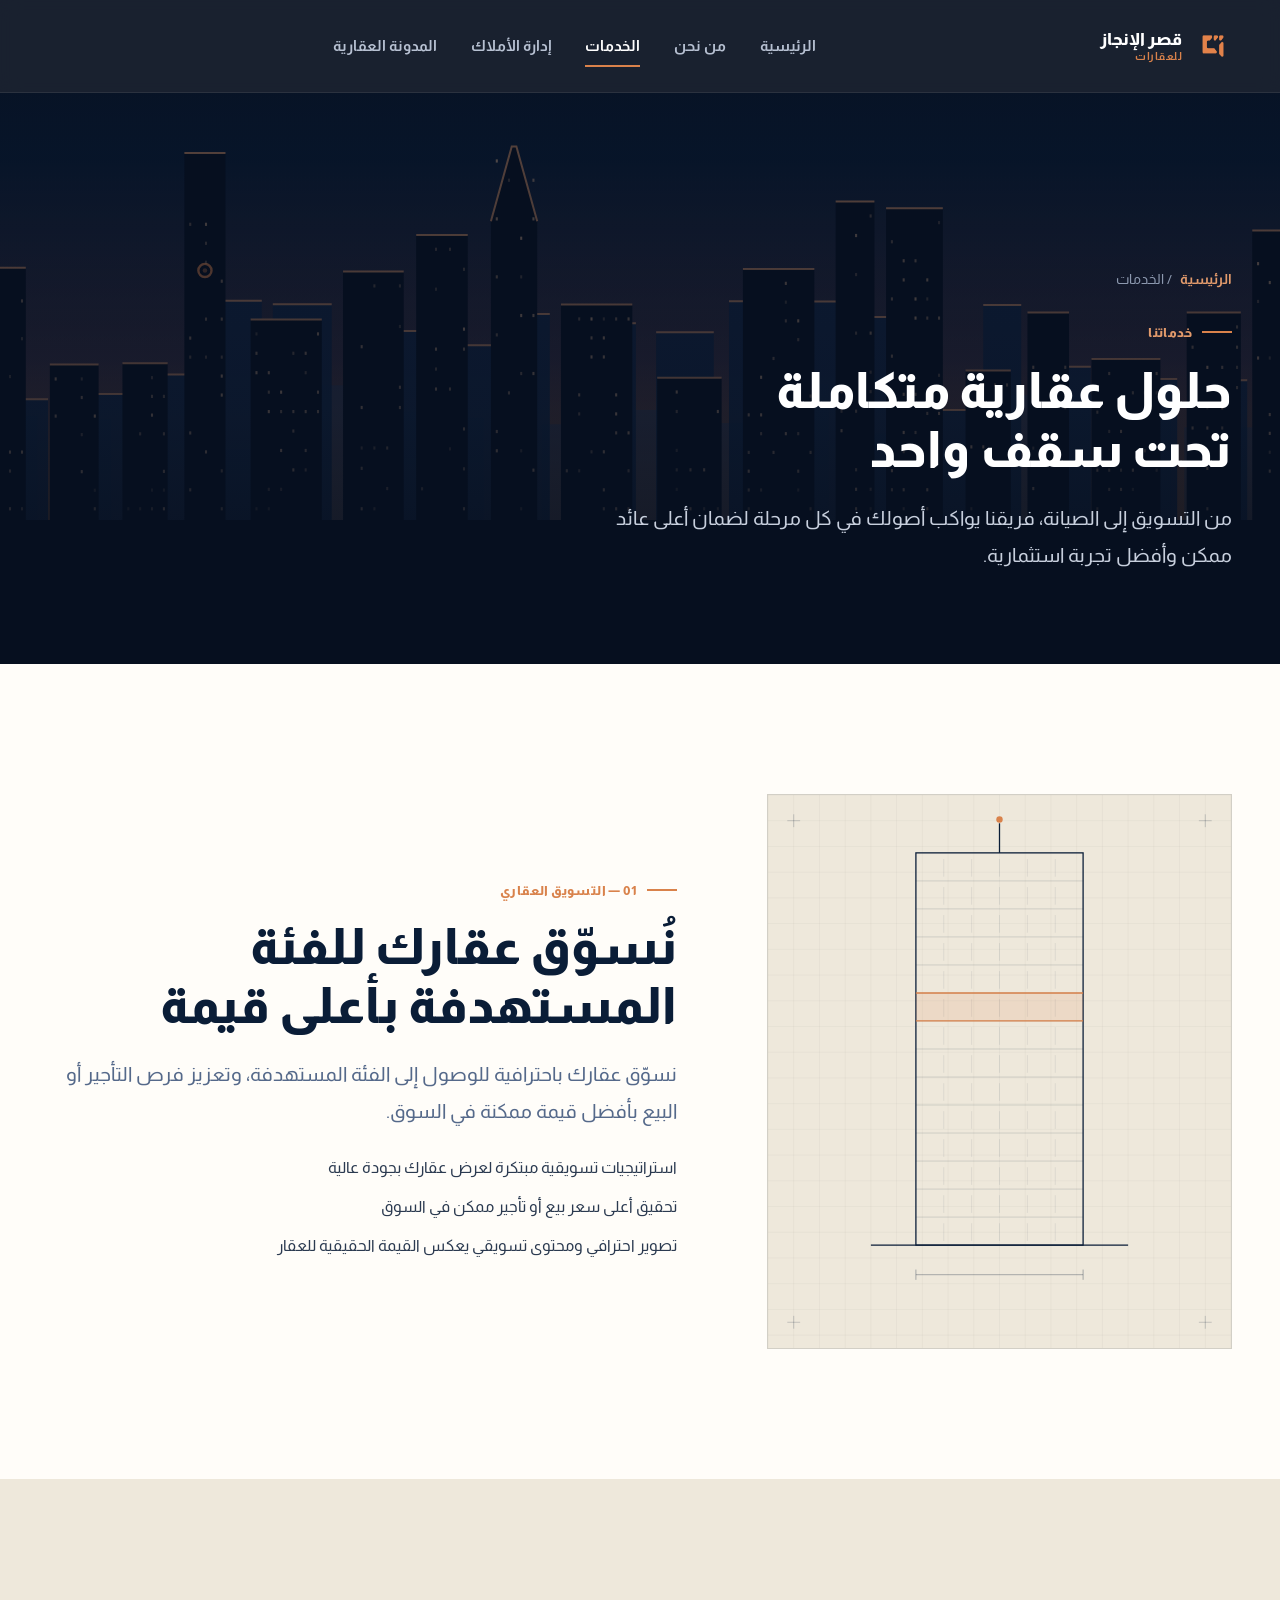
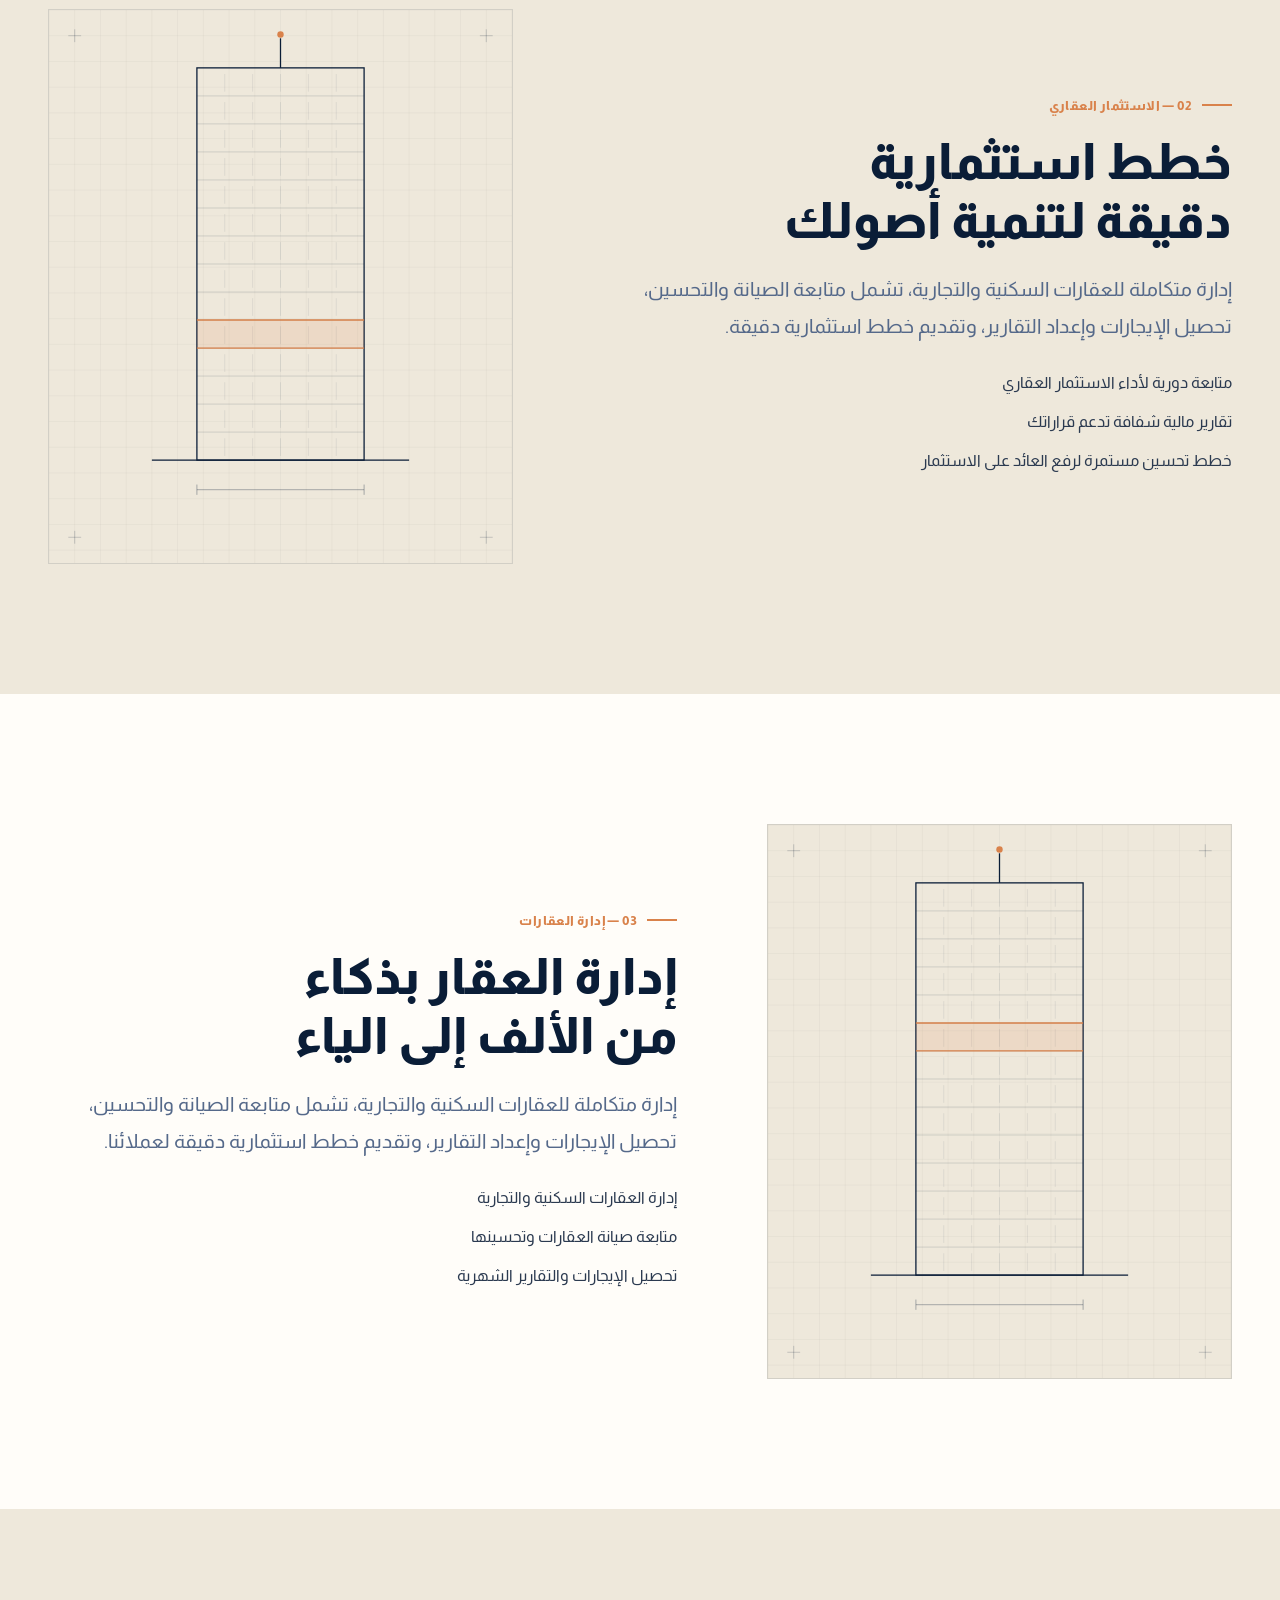
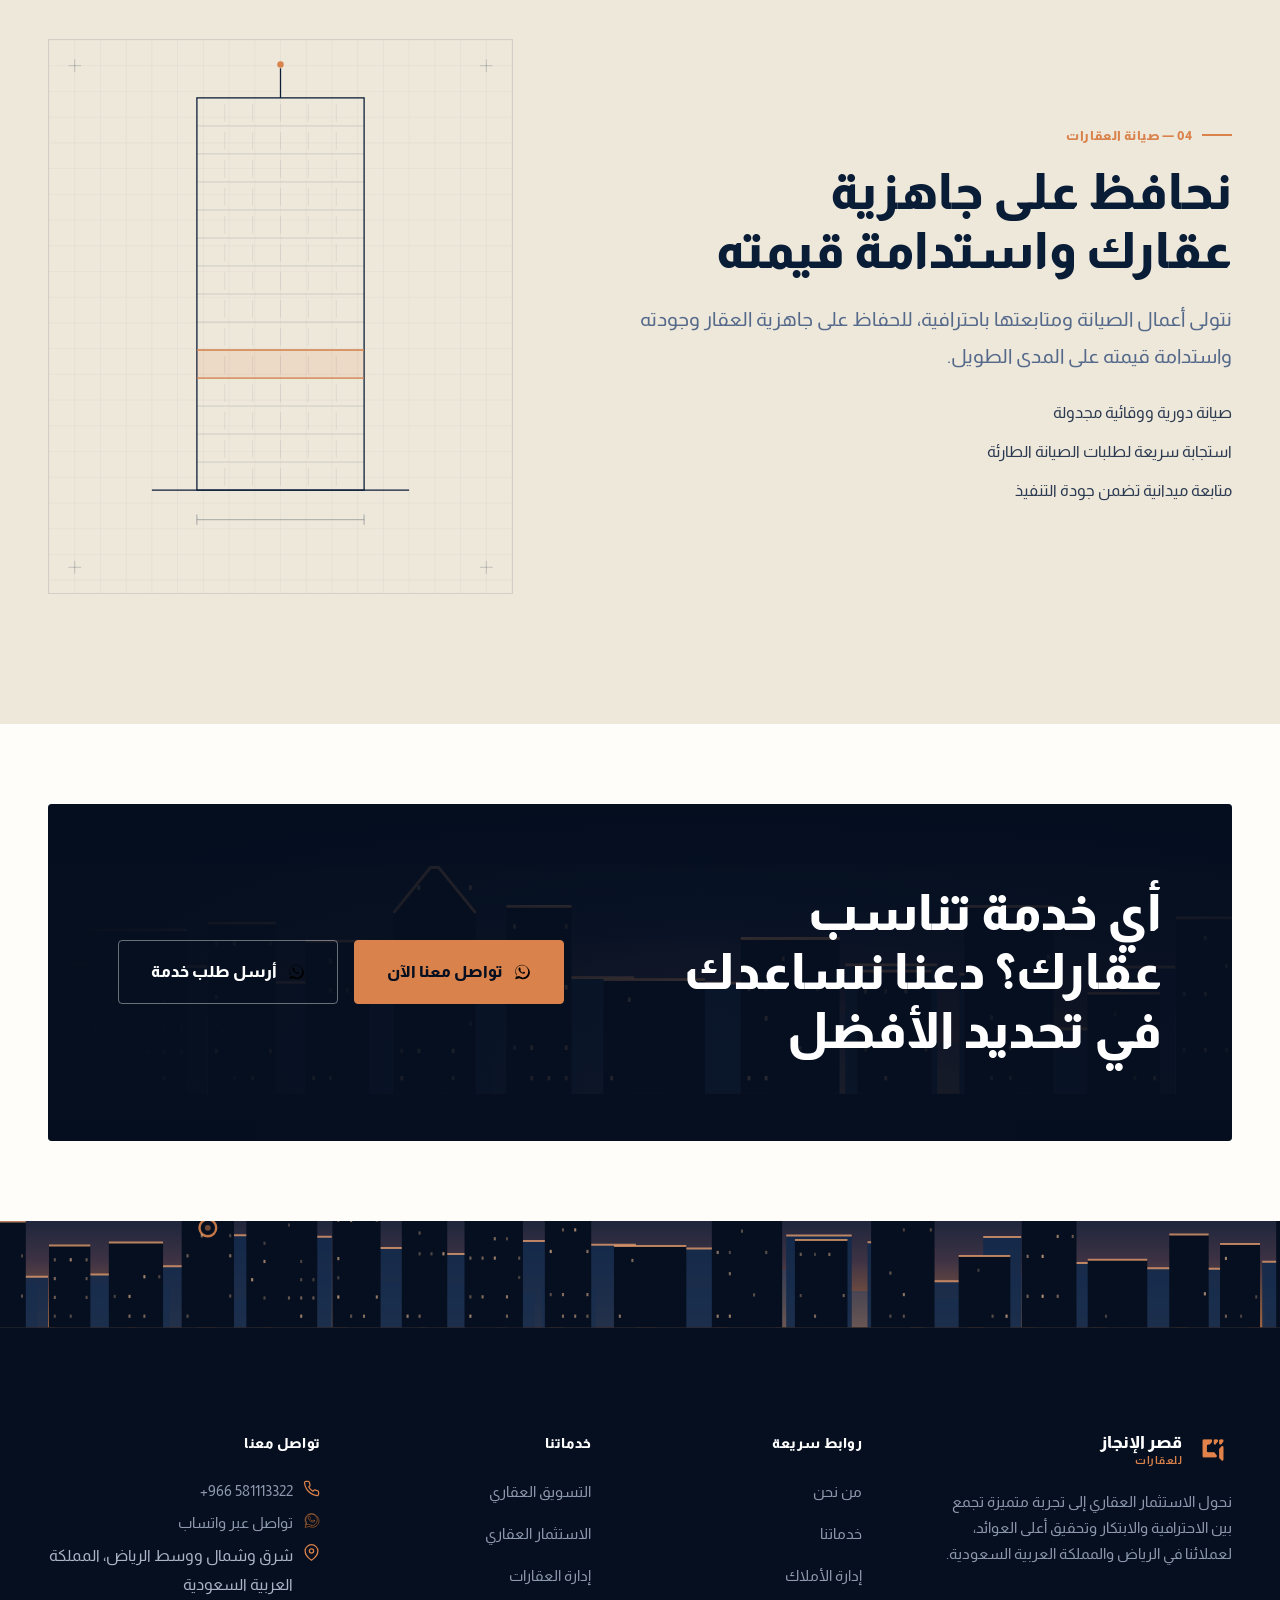
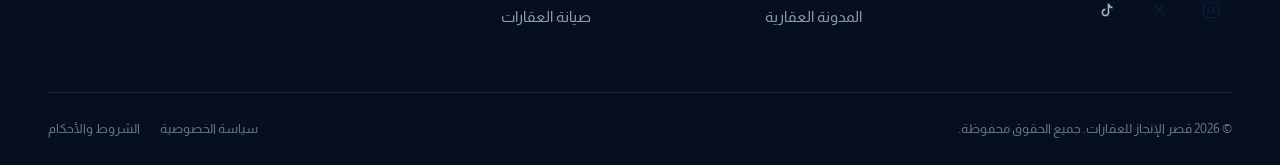
<file: services.html>
<!DOCTYPE html>
<html lang="ar" dir="rtl">
<head>
<meta charset="UTF-8">
<meta name="viewport" content="width=device-width, initial-scale=1.0">
<title>خدماتنا | قصر الإنجاز للعقارات</title>
<meta name="description" content="خدمات قصر الإنجاز للعقارات: التسويق العقاري، الاستثمار العقاري، إدارة العقارات، وصيانة العقارات في الرياض.">
<link rel="icon" type="image/png" href="assets/img/logo.png">
<link rel="preconnect" href="https://fonts.googleapis.com">
<link rel="preconnect" href="https://fonts.gstatic.com" crossorigin>
<link href="https://fonts.googleapis.com/css2?family=Almarai:wght@300;400;700;800&display=swap" rel="stylesheet">
<link rel="stylesheet" href="assets/css/style.css">
</head>
<body>
  <header class="site-header">
    <div class="container header-inner">
      <a href="index.html" class="brand">
        <img src="assets/img/logo.png" alt="شعار قصر الإنجاز للعقارات">
        <span class="brand-text"><strong>قصر الإنجاز</strong><span>للعقارات</span></span>
      </a>
      <nav class="main-nav">
        <a href="index.html">الرئيسية</a>
        <a href="about.html">من نحن</a>
        <a href="services.html" class="active">الخدمات</a>
        <a href="property-management.html">إدارة الأملاك</a>
        <a href="blog.html">المدونة العقارية</a>
      </nav>
      <div class="header-actions">
        <button class="nav-toggle" aria-label="فتح القائمة" aria-expanded="false">
          <span></span><span></span><span></span>
        </button>
      </div>
    </div>
  </header>
  <section class="page-hero">
    <div class="hero-art"></div>
    <div class="hero-scrim"></div>
    <div class="container page-hero-inner">
      <div class="breadcrumb"><a href="index.html">الرئيسية</a> / الخدمات</div>
      <div class="eyebrow on-dark">خدماتنا</div>
      <h1 class="display-2" style="margin-top:18px">حلول عقارية متكاملة تحت سقف واحد</h1>
      <p class="lede">من التسويق إلى الصيانة، فريقنا يواكب أصولك في كل مرحلة لضمان أعلى عائد ممكن وأفضل تجربة استثمارية.</p>
    </div>
  </section>  <section class="section section--paper" id="marketing">
    <div class="container">
      <div class="editorial-split reveal">
        <div class="es-art"><img src="assets/img/blueprint-1.svg" alt="رسم معماري تخطيطي" loading="lazy"></div>
        <div class="es-copy">
          <div class="eyebrow">01 — التسويق العقاري</div>
          <h2 class="display-2" style="margin-top:16px">نُسوّق عقارك للفئة المستهدفة بأعلى قيمة</h2>
          <p class="lede">نسوّق عقارك باحترافية للوصول إلى الفئة المستهدفة، وتعزيز فرص التأجير أو البيع بأفضل قيمة ممكنة في السوق.</p>
          <ul class="legal-body" style="max-width:100%; margin-top:24px">
          <li>استراتيجيات تسويقية مبتكرة لعرض عقارك بجودة عالية</li>
          <li>تحقيق أعلى سعر بيع أو تأجير ممكن في السوق</li>
          <li>تصوير احترافي ومحتوى تسويقي يعكس القيمة الحقيقية للعقار</li>
          </ul>
        </div>
      </div>
    </div>
  </section>  <section class="section section--deep" id="investment">
    <div class="container">
      <div class="editorial-split reverse reveal">
        <div class="es-art"><img src="assets/img/blueprint-2.svg" alt="رسم معماري تخطيطي" loading="lazy"></div>
        <div class="es-copy">
          <div class="eyebrow">02 — الاستثمار العقاري</div>
          <h2 class="display-2" style="margin-top:16px">خطط استثمارية دقيقة لتنمية أصولك</h2>
          <p class="lede">إدارة متكاملة للعقارات السكنية والتجارية، تشمل متابعة الصيانة والتحسين، تحصيل الإيجارات وإعداد التقارير، وتقديم خطط استثمارية دقيقة.</p>
          <ul class="legal-body" style="max-width:100%; margin-top:24px">
          <li>متابعة دورية لأداء الاستثمار العقاري</li>
          <li>تقارير مالية شفافة تدعم قراراتك</li>
          <li>خطط تحسين مستمرة لرفع العائد على الاستثمار</li>
          </ul>
        </div>
      </div>
    </div>
  </section>  <section class="section section--paper" id="management">
    <div class="container">
      <div class="editorial-split reveal">
        <div class="es-art"><img src="assets/img/blueprint-1.svg" alt="رسم معماري تخطيطي" loading="lazy"></div>
        <div class="es-copy">
          <div class="eyebrow">03 — إدارة العقارات</div>
          <h2 class="display-2" style="margin-top:16px">إدارة العقار بذكاء من الألف إلى الياء</h2>
          <p class="lede">إدارة متكاملة للعقارات السكنية والتجارية، تشمل متابعة الصيانة والتحسين، تحصيل الإيجارات وإعداد التقارير، وتقديم خطط استثمارية دقيقة لعملائنا.</p>
          <ul class="legal-body" style="max-width:100%; margin-top:24px">
          <li>إدارة العقارات السكنية والتجارية</li>
          <li>متابعة صيانة العقارات وتحسينها</li>
          <li>تحصيل الإيجارات والتقارير الشهرية</li>
          </ul>
        </div>
      </div>
    </div>
  </section>  <section class="section section--deep" id="maintenance">
    <div class="container">
      <div class="editorial-split reverse reveal">
        <div class="es-art"><img src="assets/img/blueprint-2.svg" alt="رسم معماري تخطيطي" loading="lazy"></div>
        <div class="es-copy">
          <div class="eyebrow">04 — صيانة العقارات</div>
          <h2 class="display-2" style="margin-top:16px">نحافظ على جاهزية عقارك واستدامة قيمته</h2>
          <p class="lede">نتولى أعمال الصيانة ومتابعتها باحترافية، للحفاظ على جاهزية العقار وجودته واستدامة قيمته على المدى الطويل.</p>
          <ul class="legal-body" style="max-width:100%; margin-top:24px">
          <li>صيانة دورية ووقائية مجدولة</li>
          <li>استجابة سريعة لطلبات الصيانة الطارئة</li>
          <li>متابعة ميدانية تضمن جودة التنفيذ</li>
          </ul>
        </div>
      </div>
    </div>
  </section>  <section class="section section--paper section--tight">
    <div class="container">
      <div class="cta-banner reveal">
        <div class="cta-art"></div>
        <h2 class="display-2">أي خدمة تناسب عقارك؟ دعنا نساعدك في تحديد الأفضل</h2>
        <div class="actions">
          <a href="https://wa.me/966581113322?text=%D8%A7%D9%84%D8%B3%D9%84%D8%A7%D9%85%20%D8%B9%D9%84%D9%8A%D9%83%D9%85%D8%8C%20%D9%84%D8%AF%D9%8A%20%D8%A7%D8%B3%D8%AA%D9%81%D8%B3%D8%A7%D8%B1%20%D8%A8%D8%AE%D8%B5%D9%88%D8%B5%20%D8%AE%D8%AF%D9%85%D8%A7%D8%AA%20%D9%82%D8%B5%D8%B1%20%D8%A7%D9%84%D8%A5%D9%86%D8%AC%D8%A7%D8%B2%20%D9%84%D9%84%D8%B9%D9%82%D8%A7%D8%B1%D8%A7%D8%AA" target="_blank" rel="noopener" class="btn btn-primary"><svg viewBox="0 0 32 32"><path d="M16 3C9.4 3 4 8.4 4 15c0 2.4.7 4.6 1.9 6.5L4 29l7.7-1.9c1.8 1 3.9 1.6 6.3 1.6 6.6 0 12-5.4 12-12S22.6 3 16 3zm0 21.8c-2 0-3.9-.5-5.5-1.5l-.4-.2-4.6 1.2 1.2-4.5-.2-.4C5.5 17.7 5 15.9 5 15c0-6.1 4.9-11 11-11s11 4.9 11 11-4.9 11-11 11zm6-8.3c-.3-.2-1.9-.9-2.2-1-.3-.1-.5-.2-.7.2-.2.3-.8 1-1 1.2-.2.2-.4.2-.7.1-.3-.2-1.4-.5-2.6-1.6-1-.9-1.6-2-1.8-2.3-.2-.3 0-.5.1-.6.1-.1.3-.4.4-.5.1-.2.2-.3.3-.5.1-.2 0-.4 0-.5 0-.2-.7-1.7-1-2.3-.2-.6-.5-.5-.7-.5h-.6c-.2 0-.5.1-.8.4-.3.3-1 1-1 2.4 0 1.4 1 2.8 1.2 3 .1.2 2 3.1 4.9 4.3.7.3 1.2.5 1.6.6.7.2 1.3.2 1.8.1.5-.1 1.7-.7 2-1.4.2-.7.2-1.2.2-1.4-.1-.1-.3-.2-.6-.3z"/></svg> تواصل معنا الآن</a>
          <a href="https://wa.me/966581113322?text=%D8%A7%D9%84%D8%B3%D9%84%D8%A7%D9%85%20%D8%B9%D9%84%D9%8A%D9%83%D9%85%D8%8C%20%D9%84%D8%AF%D9%8A%20%D8%A7%D8%B3%D8%AA%D9%81%D8%B3%D8%A7%D8%B1%20%D8%A8%D8%AE%D8%B5%D9%88%D8%B5%20%D8%AE%D8%AF%D9%85%D8%A7%D8%AA%20%D9%82%D8%B5%D8%B1%20%D8%A7%D9%84%D8%A5%D9%86%D8%AC%D8%A7%D8%B2%20%D9%84%D9%84%D8%B9%D9%82%D8%A7%D8%B1%D8%A7%D8%AA" target="_blank" rel="noopener" class="btn btn-line on-dark"><svg viewBox="0 0 32 32"><path d="M16 3C9.4 3 4 8.4 4 15c0 2.4.7 4.6 1.9 6.5L4 29l7.7-1.9c1.8 1 3.9 1.6 6.3 1.6 6.6 0 12-5.4 12-12S22.6 3 16 3zm0 21.8c-2 0-3.9-.5-5.5-1.5l-.4-.2-4.6 1.2 1.2-4.5-.2-.4C5.5 17.7 5 15.9 5 15c0-6.1 4.9-11 11-11s11 4.9 11 11-4.9 11-11 11zm6-8.3c-.3-.2-1.9-.9-2.2-1-.3-.1-.5-.2-.7.2-.2.3-.8 1-1 1.2-.2.2-.4.2-.7.1-.3-.2-1.4-.5-2.6-1.6-1-.9-1.6-2-1.8-2.3-.2-.3 0-.5.1-.6.1-.1.3-.4.4-.5.1-.2.2-.3.3-.5.1-.2 0-.4 0-.5 0-.2-.7-1.7-1-2.3-.2-.6-.5-.5-.7-.5h-.6c-.2 0-.5.1-.8.4-.3.3-1 1-1 2.4 0 1.4 1 2.8 1.2 3 .1.2 2 3.1 4.9 4.3.7.3 1.2.5 1.6.6.7.2 1.3.2 1.8.1.5-.1 1.7-.7 2-1.4.2-.7.2-1.2.2-1.4-.1-.1-.3-.2-.6-.3z"/></svg> أرسل طلب خدمة</a>
        </div>
      </div>
    </div>
  </section>
  <div class="footer-skyline"></div>
  <footer class="site-footer">
    <div class="container">
      <div class="footer-top">
        <div class="footer-brand">
          <a href="index.html" class="brand">
            <img src="assets/img/logo.png" alt="شعار قصر الإنجاز للعقارات">
            <span class="brand-text"><strong style="color:#fff">قصر الإنجاز</strong><span>للعقارات</span></span>
          </a>
          <p>نحول الاستثمار العقاري إلى تجربة متميزة تجمع بين الاحترافية والابتكار وتحقيق أعلى العوائد، لعملائنا في الرياض والمملكة العربية السعودية.</p>
          <div class="social-row" style="margin-top:22px">
            <a href="https://www.instagram.com/qaalinjaz" target="_blank" rel="noopener" aria-label="Instagram"><svg viewBox="0 0 24 24" fill="none" stroke="currentColor" stroke-width="1.8" stroke-linecap="round" stroke-linejoin="round"><rect x="2" y="2" width="20" height="20" rx="5"></rect><path d="M16 11.37A4 4 0 1 1 12.63 8 4 4 0 0 1 16 11.37z"></path><line x1="17.5" y1="6.5" x2="17.51" y2="6.5"></line></svg></a>
            <a href="https://x.com/qaalinjaz" target="_blank" rel="noopener" aria-label="X"><svg viewBox="0 0 24 24" fill="none" stroke="currentColor" stroke-width="1.8" stroke-linecap="round" stroke-linejoin="round"><line x1="18" y1="6" x2="6" y2="18"></line><line x1="6" y1="6" x2="18" y2="18"></line></svg></a>
            <a href="https://www.tiktok.com/@qaalinjaz" target="_blank" rel="noopener" aria-label="TikTok"><svg viewBox="0 0 24 24" fill="currentColor" stroke="none"><path d="M16.6 5.82s.51.5 0 0A4.278 4.278 0 0 1 15.54 3h-3.09v12.4a2.59 2.59 0 1 1-2.59-2.59c.15 0 .3.02.44.05V9.7a5.6 5.6 0 0 0-.44-.02A5.61 5.61 0 1 0 15.5 15.3V9.06a7.336 7.336 0 0 0 4.28 1.37V7.34s-1.88.1-3.18-1.52z"></path></svg></a>
          </div>
        </div>
        <div class="footer-col">
          <h4>روابط سريعة</h4>
          <ul>
            <li><a href="about.html">من نحن</a></li>
            <li><a href="services.html">خدماتنا</a></li>
            <li><a href="property-management.html">إدارة الأملاك</a></li>
            <li><a href="blog.html">المدونة العقارية</a></li>
          </ul>
        </div>
        <div class="footer-col">
          <h4>خدماتنا</h4>
          <ul>
            <li><a href="services.html#marketing">التسويق العقاري</a></li>
            <li><a href="services.html#investment">الاستثمار العقاري</a></li>
            <li><a href="services.html#management">إدارة العقارات</a></li>
            <li><a href="services.html#maintenance">صيانة العقارات</a></li>
          </ul>
        </div>
        <div class="footer-col">
          <h4>تواصل معنا</h4>
          <div class="contact-line"><svg viewBox="0 0 24 24" fill="none" stroke="currentColor" stroke-width="1.8" stroke-linecap="round" stroke-linejoin="round"><path d="M22 16.92v3a2 2 0 0 1-2.18 2 19.79 19.79 0 0 1-8.63-3.07 19.5 19.5 0 0 1-6-6 19.79 19.79 0 0 1-3.07-8.67A2 2 0 0 1 4.11 2h3a2 2 0 0 1 2 1.72c.127.96.362 1.903.7 2.81a2 2 0 0 1-.45 2.11L8.09 9.91a16 16 0 0 0 6 6l1.27-1.27a2 2 0 0 1 2.11-.45c.907.338 1.85.573 2.81.7A2 2 0 0 1 22 16.92z"></path></svg><a href="tel:+966581113322">581113322 966+</a></div>
          <div class="contact-line"><svg viewBox="0 0 32 32"><path d="M16 3C9.4 3 4 8.4 4 15c0 2.4.7 4.6 1.9 6.5L4 29l7.7-1.9c1.8 1 3.9 1.6 6.3 1.6 6.6 0 12-5.4 12-12S22.6 3 16 3zm0 21.8c-2 0-3.9-.5-5.5-1.5l-.4-.2-4.6 1.2 1.2-4.5-.2-.4C5.5 17.7 5 15.9 5 15c0-6.1 4.9-11 11-11s11 4.9 11 11-4.9 11-11 11zm6-8.3c-.3-.2-1.9-.9-2.2-1-.3-.1-.5-.2-.7.2-.2.3-.8 1-1 1.2-.2.2-.4.2-.7.1-.3-.2-1.4-.5-2.6-1.6-1-.9-1.6-2-1.8-2.3-.2-.3 0-.5.1-.6.1-.1.3-.4.4-.5.1-.2.2-.3.3-.5.1-.2 0-.4 0-.5 0-.2-.7-1.7-1-2.3-.2-.6-.5-.5-.7-.5h-.6c-.2 0-.5.1-.8.4-.3.3-1 1-1 2.4 0 1.4 1 2.8 1.2 3 .1.2 2 3.1 4.9 4.3.7.3 1.2.5 1.6.6.7.2 1.3.2 1.8.1.5-.1 1.7-.7 2-1.4.2-.7.2-1.2.2-1.4-.1-.1-.3-.2-.6-.3z"/></svg><a href="https://wa.me/966581113322?text=%D8%A7%D9%84%D8%B3%D9%84%D8%A7%D9%85%20%D8%B9%D9%84%D9%8A%D9%83%D9%85%D8%8C%20%D9%84%D8%AF%D9%8A%20%D8%A7%D8%B3%D8%AA%D9%81%D8%B3%D8%A7%D8%B1%20%D8%A8%D8%AE%D8%B5%D9%88%D8%B5%20%D8%AE%D8%AF%D9%85%D8%A7%D8%AA%20%D9%82%D8%B5%D8%B1%20%D8%A7%D9%84%D8%A5%D9%86%D8%AC%D8%A7%D8%B2%20%D9%84%D9%84%D8%B9%D9%82%D8%A7%D8%B1%D8%A7%D8%AA" target="_blank" rel="noopener">تواصل عبر واتساب</a></div>
          <div class="contact-line"><svg viewBox="0 0 24 24" fill="none" stroke="currentColor" stroke-width="1.8" stroke-linecap="round" stroke-linejoin="round"><path d="M21 10c0 7-9 13-9 13s-9-6-9-13a9 9 0 0 1 18 0z"></path><circle cx="12" cy="10" r="3"></circle></svg><span>شرق وشمال ووسط الرياض، المملكة العربية السعودية</span></div>
        </div>
      </div>
      <div class="footer-bottom">
        <span>© 2026 قصر الإنجاز للعقارات. جميع الحقوق محفوظة.</span>
        <div class="legal-links">
          <a href="privacy.html">سياسة الخصوصية</a>
          <a href="terms.html">الشروط والأحكام</a>
        </div>
      </div>
    </div>
  </footer>

<script src="assets/js/main.js"></script>
</body>
</html>
</file>
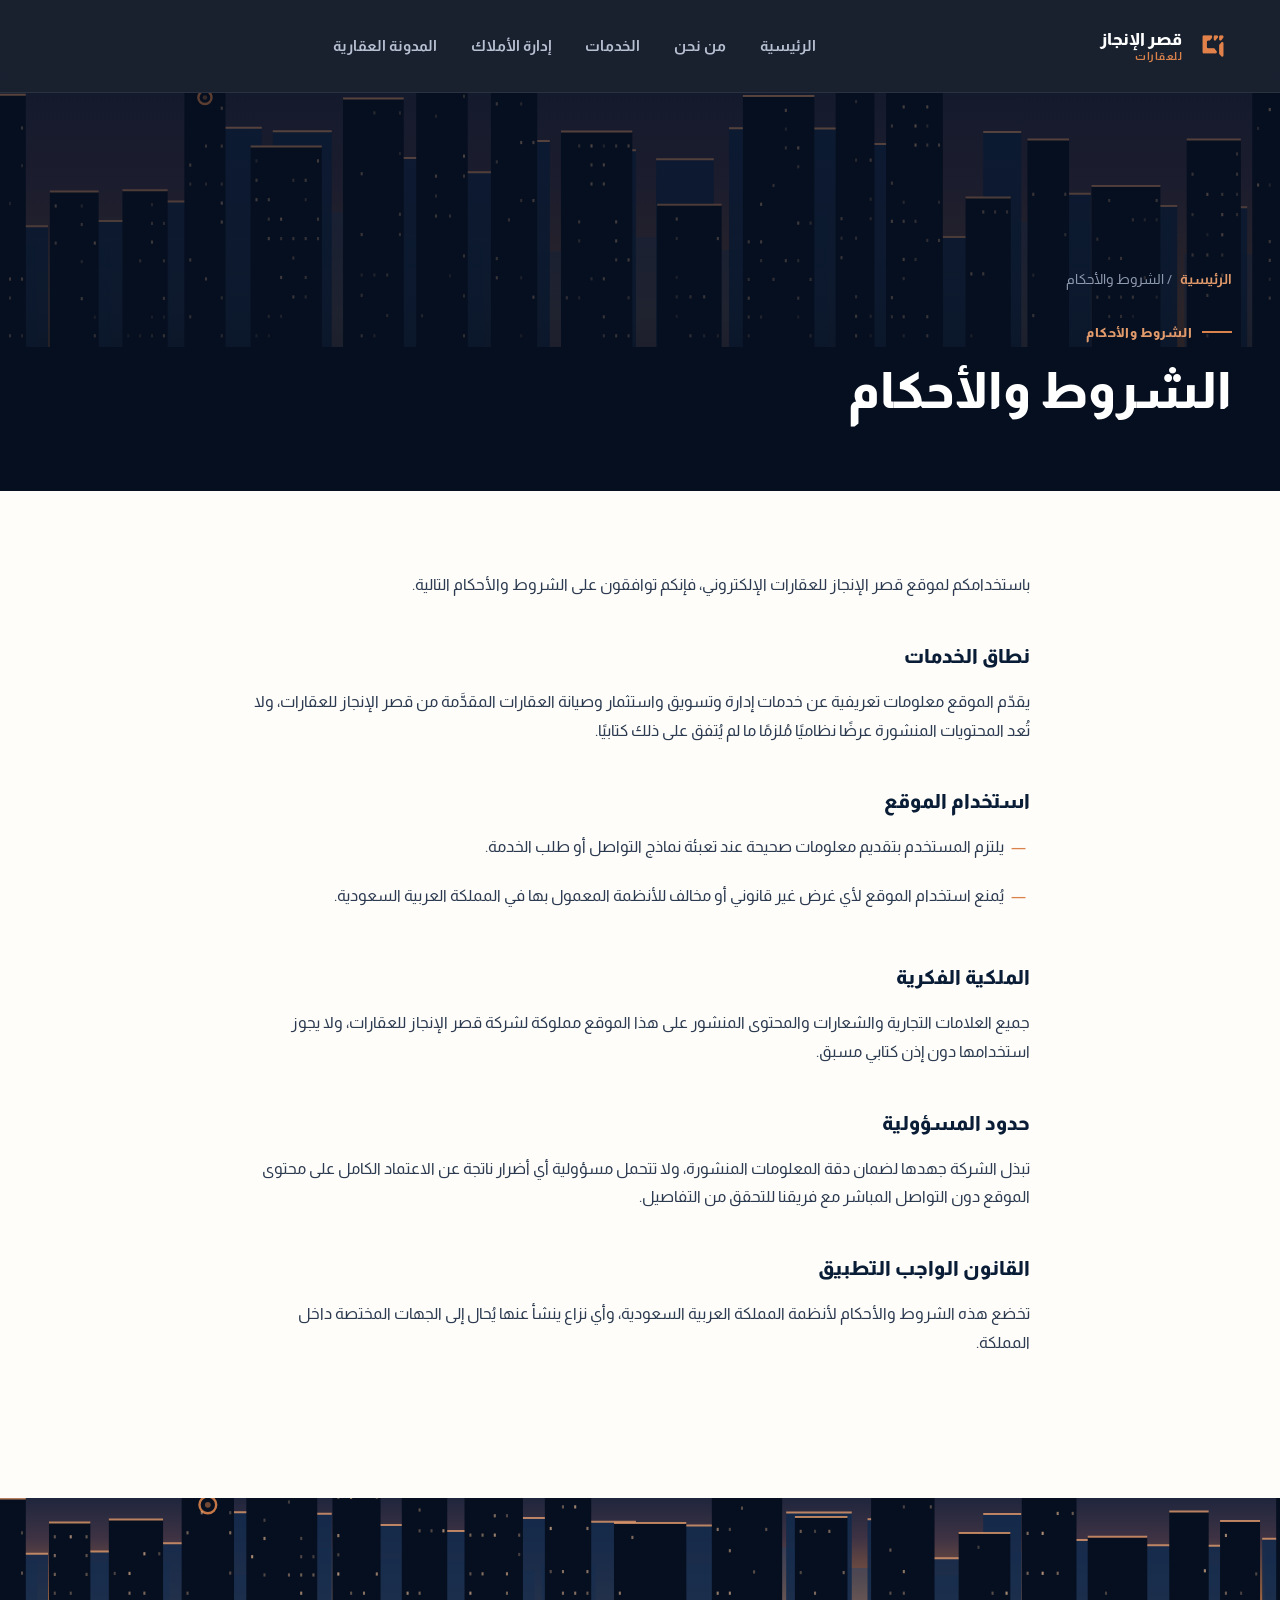
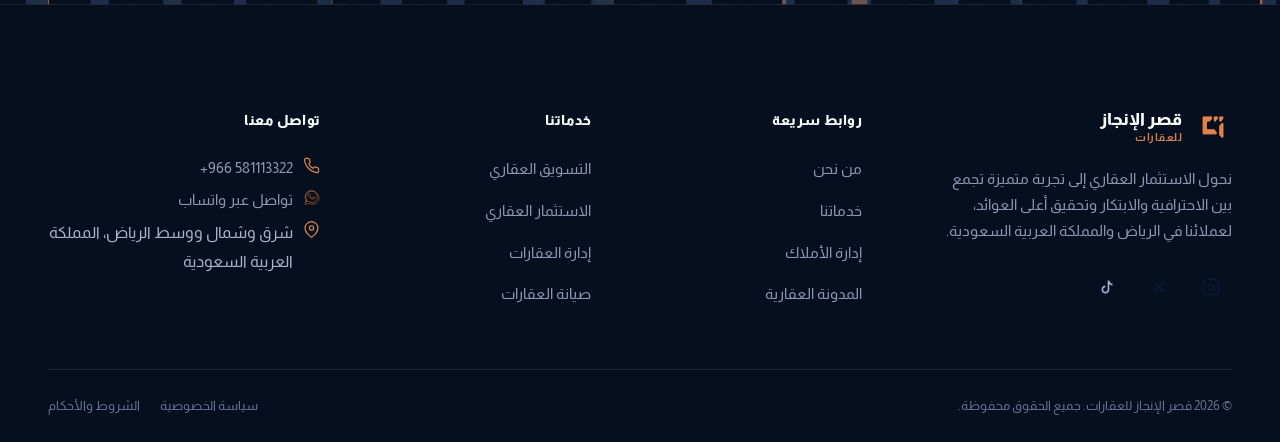
<file: terms.html>
<!DOCTYPE html>
<html lang="ar" dir="rtl">
<head>
<meta charset="UTF-8">
<meta name="viewport" content="width=device-width, initial-scale=1.0">
<title>الشروط والأحكام | قصر الإنجاز للعقارات</title>
<meta name="description" content="الشروط والأحكام - قصر الإنجاز للعقارات">
<link rel="icon" type="image/png" href="assets/img/logo.png">
<link rel="preconnect" href="https://fonts.googleapis.com">
<link rel="preconnect" href="https://fonts.gstatic.com" crossorigin>
<link href="https://fonts.googleapis.com/css2?family=Almarai:wght@300;400;700;800&display=swap" rel="stylesheet">
<link rel="stylesheet" href="assets/css/style.css">
</head>
<body>
  <header class="site-header">
    <div class="container header-inner">
      <a href="index.html" class="brand">
        <img src="assets/img/logo.png" alt="شعار قصر الإنجاز للعقارات">
        <span class="brand-text"><strong>قصر الإنجاز</strong><span>للعقارات</span></span>
      </a>
      <nav class="main-nav">
        <a href="index.html">الرئيسية</a>
        <a href="about.html">من نحن</a>
        <a href="services.html">الخدمات</a>
        <a href="property-management.html">إدارة الأملاك</a>
        <a href="blog.html">المدونة العقارية</a>
      </nav>
      <div class="header-actions">
        <button class="nav-toggle" aria-label="فتح القائمة" aria-expanded="false">
          <span></span><span></span><span></span>
        </button>
      </div>
    </div>
  </header>
  <section class="page-hero" style="padding-bottom:70px">
    <div class="hero-art"></div>
    <div class="hero-scrim"></div>
    <div class="container page-hero-inner">
      <div class="breadcrumb"><a href="index.html">الرئيسية</a> / الشروط والأحكام</div>
      <div class="eyebrow on-dark">الشروط والأحكام</div>
      <h1 class="display-2" style="margin-top:18px">الشروط والأحكام</h1>
    </div>
  </section>
  <section class="section section--paper" style="padding-top:80px">
    <div class="container">
      <div class="legal-body reveal">
        
        <p>باستخدامكم لموقع قصر الإنجاز للعقارات الإلكتروني، فإنكم توافقون على الشروط والأحكام التالية.</p>
        <h2>نطاق الخدمات</h2>
        <p>يقدّم الموقع معلومات تعريفية عن خدمات إدارة وتسويق واستثمار وصيانة العقارات المقدَّمة من قصر الإنجاز للعقارات، ولا تُعد المحتويات المنشورة عرضًا نظاميًا مُلزمًا ما لم يُتفق على ذلك كتابيًا.</p>
        <h2>استخدام الموقع</h2>
        <ul>
          <li>يلتزم المستخدم بتقديم معلومات صحيحة عند تعبئة نماذج التواصل أو طلب الخدمة.</li>
          <li>يُمنع استخدام الموقع لأي غرض غير قانوني أو مخالف للأنظمة المعمول بها في المملكة العربية السعودية.</li>
        </ul>
        <h2>الملكية الفكرية</h2>
        <p>جميع العلامات التجارية والشعارات والمحتوى المنشور على هذا الموقع مملوكة لشركة قصر الإنجاز للعقارات، ولا يجوز استخدامها دون إذن كتابي مسبق.</p>
        <h2>حدود المسؤولية</h2>
        <p>تبذل الشركة جهدها لضمان دقة المعلومات المنشورة، ولا تتحمل مسؤولية أي أضرار ناتجة عن الاعتماد الكامل على محتوى الموقع دون التواصل المباشر مع فريقنا للتحقق من التفاصيل.</p>
        <h2>القانون الواجب التطبيق</h2>
        <p>تخضع هذه الشروط والأحكام لأنظمة المملكة العربية السعودية، وأي نزاع ينشأ عنها يُحال إلى الجهات المختصة داخل المملكة.</p>

      </div>
    </div>
  </section>

  <div class="footer-skyline"></div>
  <footer class="site-footer">
    <div class="container">
      <div class="footer-top">
        <div class="footer-brand">
          <a href="index.html" class="brand">
            <img src="assets/img/logo.png" alt="شعار قصر الإنجاز للعقارات">
            <span class="brand-text"><strong style="color:#fff">قصر الإنجاز</strong><span>للعقارات</span></span>
          </a>
          <p>نحول الاستثمار العقاري إلى تجربة متميزة تجمع بين الاحترافية والابتكار وتحقيق أعلى العوائد، لعملائنا في الرياض والمملكة العربية السعودية.</p>
          <div class="social-row" style="margin-top:22px">
            <a href="https://www.instagram.com/qaalinjaz" target="_blank" rel="noopener" aria-label="Instagram"><svg viewBox="0 0 24 24" fill="none" stroke="currentColor" stroke-width="1.8" stroke-linecap="round" stroke-linejoin="round"><rect x="2" y="2" width="20" height="20" rx="5"></rect><path d="M16 11.37A4 4 0 1 1 12.63 8 4 4 0 0 1 16 11.37z"></path><line x1="17.5" y1="6.5" x2="17.51" y2="6.5"></line></svg></a>
            <a href="https://x.com/qaalinjaz" target="_blank" rel="noopener" aria-label="X"><svg viewBox="0 0 24 24" fill="none" stroke="currentColor" stroke-width="1.8" stroke-linecap="round" stroke-linejoin="round"><line x1="18" y1="6" x2="6" y2="18"></line><line x1="6" y1="6" x2="18" y2="18"></line></svg></a>
            <a href="https://www.tiktok.com/@qaalinjaz" target="_blank" rel="noopener" aria-label="TikTok"><svg viewBox="0 0 24 24" fill="currentColor" stroke="none"><path d="M16.6 5.82s.51.5 0 0A4.278 4.278 0 0 1 15.54 3h-3.09v12.4a2.59 2.59 0 1 1-2.59-2.59c.15 0 .3.02.44.05V9.7a5.6 5.6 0 0 0-.44-.02A5.61 5.61 0 1 0 15.5 15.3V9.06a7.336 7.336 0 0 0 4.28 1.37V7.34s-1.88.1-3.18-1.52z"></path></svg></a>
          </div>
        </div>
        <div class="footer-col">
          <h4>روابط سريعة</h4>
          <ul>
            <li><a href="about.html">من نحن</a></li>
            <li><a href="services.html">خدماتنا</a></li>
            <li><a href="property-management.html">إدارة الأملاك</a></li>
            <li><a href="blog.html">المدونة العقارية</a></li>
          </ul>
        </div>
        <div class="footer-col">
          <h4>خدماتنا</h4>
          <ul>
            <li><a href="services.html#marketing">التسويق العقاري</a></li>
            <li><a href="services.html#investment">الاستثمار العقاري</a></li>
            <li><a href="services.html#management">إدارة العقارات</a></li>
            <li><a href="services.html#maintenance">صيانة العقارات</a></li>
          </ul>
        </div>
        <div class="footer-col">
          <h4>تواصل معنا</h4>
          <div class="contact-line"><svg viewBox="0 0 24 24" fill="none" stroke="currentColor" stroke-width="1.8" stroke-linecap="round" stroke-linejoin="round"><path d="M22 16.92v3a2 2 0 0 1-2.18 2 19.79 19.79 0 0 1-8.63-3.07 19.5 19.5 0 0 1-6-6 19.79 19.79 0 0 1-3.07-8.67A2 2 0 0 1 4.11 2h3a2 2 0 0 1 2 1.72c.127.96.362 1.903.7 2.81a2 2 0 0 1-.45 2.11L8.09 9.91a16 16 0 0 0 6 6l1.27-1.27a2 2 0 0 1 2.11-.45c.907.338 1.85.573 2.81.7A2 2 0 0 1 22 16.92z"></path></svg><a href="tel:+966581113322">581113322 966+</a></div>
          <div class="contact-line"><svg viewBox="0 0 32 32"><path d="M16 3C9.4 3 4 8.4 4 15c0 2.4.7 4.6 1.9 6.5L4 29l7.7-1.9c1.8 1 3.9 1.6 6.3 1.6 6.6 0 12-5.4 12-12S22.6 3 16 3zm0 21.8c-2 0-3.9-.5-5.5-1.5l-.4-.2-4.6 1.2 1.2-4.5-.2-.4C5.5 17.7 5 15.9 5 15c0-6.1 4.9-11 11-11s11 4.9 11 11-4.9 11-11 11zm6-8.3c-.3-.2-1.9-.9-2.2-1-.3-.1-.5-.2-.7.2-.2.3-.8 1-1 1.2-.2.2-.4.2-.7.1-.3-.2-1.4-.5-2.6-1.6-1-.9-1.6-2-1.8-2.3-.2-.3 0-.5.1-.6.1-.1.3-.4.4-.5.1-.2.2-.3.3-.5.1-.2 0-.4 0-.5 0-.2-.7-1.7-1-2.3-.2-.6-.5-.5-.7-.5h-.6c-.2 0-.5.1-.8.4-.3.3-1 1-1 2.4 0 1.4 1 2.8 1.2 3 .1.2 2 3.1 4.9 4.3.7.3 1.2.5 1.6.6.7.2 1.3.2 1.8.1.5-.1 1.7-.7 2-1.4.2-.7.2-1.2.2-1.4-.1-.1-.3-.2-.6-.3z"/></svg><a href="https://wa.me/966581113322?text=%D8%A7%D9%84%D8%B3%D9%84%D8%A7%D9%85%20%D8%B9%D9%84%D9%8A%D9%83%D9%85%D8%8C%20%D9%84%D8%AF%D9%8A%20%D8%A7%D8%B3%D8%AA%D9%81%D8%B3%D8%A7%D8%B1%20%D8%A8%D8%AE%D8%B5%D9%88%D8%B5%20%D8%AE%D8%AF%D9%85%D8%A7%D8%AA%20%D9%82%D8%B5%D8%B1%20%D8%A7%D9%84%D8%A5%D9%86%D8%AC%D8%A7%D8%B2%20%D9%84%D9%84%D8%B9%D9%82%D8%A7%D8%B1%D8%A7%D8%AA" target="_blank" rel="noopener">تواصل عبر واتساب</a></div>
          <div class="contact-line"><svg viewBox="0 0 24 24" fill="none" stroke="currentColor" stroke-width="1.8" stroke-linecap="round" stroke-linejoin="round"><path d="M21 10c0 7-9 13-9 13s-9-6-9-13a9 9 0 0 1 18 0z"></path><circle cx="12" cy="10" r="3"></circle></svg><span>شرق وشمال ووسط الرياض، المملكة العربية السعودية</span></div>
        </div>
      </div>
      <div class="footer-bottom">
        <span>© 2026 قصر الإنجاز للعقارات. جميع الحقوق محفوظة.</span>
        <div class="legal-links">
          <a href="privacy.html">سياسة الخصوصية</a>
          <a href="terms.html">الشروط والأحكام</a>
        </div>
      </div>
    </div>
  </footer>

<script src="assets/js/main.js"></script>
</body>
</html>
</file>
<file: assets/css/style.css>
/* ============================================================
   قصر الإنجاز للعقارات — نظام التصميم v2
   محرر عقاري عصري: كحلي + برتقالي + رمل دافئ | Almarai | RTL
   ============================================================ */

:root {
  /* Ground */
  --sand: #F7F4EE;
  --sand-deep: #EEE8DB;
  --paper: #FFFDF9;

  /* Navy scale */
  --navy-950: #060F1F;
  --navy-900: #0A1D37;
  --navy-800: #122A4C;
  --navy-700: #1B3A63;
  --navy-mist: #55698A;
  --navy-mist-soft: #8996AC;

  /* Orange scale */
  --orange-700: #B96A38;
  --orange-600: #D9824B;
  --orange-500: #E39B6C;
  --orange-glow: #F4C39A;

  --white: #FFFFFF;
  --line: rgba(10, 29, 55, 0.12);
  --line-soft: rgba(10, 29, 55, 0.07);

  --shadow-lg: 0 40px 80px -32px rgba(6, 15, 31, 0.35);
  --shadow-md: 0 24px 48px -28px rgba(6, 15, 31, 0.3);
  --radius: 4px;
  --container: 1240px;
  --ease: cubic-bezier(0.16, 1, 0.3, 1);
}

* { box-sizing: border-box; }
html { scroll-behavior: smooth; }

body {
  margin: 0;
  font-family: 'Almarai', 'Tahoma', 'Segoe UI', Arial, sans-serif;
  background: var(--sand);
  color: var(--navy-800);
  direction: rtl;
  line-height: 1.8;
  overflow-x: hidden;
  -webkit-font-smoothing: antialiased;
}

img, svg { max-width: 100%; display: block; }
a { text-decoration: none; color: inherit; }
ul { margin: 0; padding: 0; list-style: none; }
h1, h2, h3, h4 { margin: 0; font-weight: 800; color: var(--navy-900); text-wrap: balance; }
p { margin: 0; }
button { font-family: inherit; cursor: pointer; background: none; border: none; }
:focus-visible { outline: 2px solid var(--orange-600); outline-offset: 3px; }

.container {
  width: 100%;
  max-width: var(--container);
  margin: 0 auto;
  padding-inline: 28px;
}

/* ---------- Type system ---------- */
.eyebrow {
  display: inline-flex;
  align-items: center;
  gap: 10px;
  color: var(--orange-600);
  font-weight: 800;
  font-size: 13px;
  letter-spacing: 0.4px;
}
.eyebrow::before { content: ""; width: 30px; height: 2px; background: var(--orange-600); }
.eyebrow.on-dark { color: var(--orange-500); }

.display-1 { font-size: clamp(40px, 6.4vw, 92px); line-height: 1.04; letter-spacing: -0.01em; }
.display-2 { font-size: clamp(30px, 4vw, 50px); line-height: 1.18; }
.lede { font-size: clamp(17px, 1.6vw, 20px); color: var(--navy-mist); line-height: 1.85; }

.section { padding: 130px 0; position: relative; }
.section--tight { padding: 80px 0; }
.section--navy { background: var(--navy-950); color: var(--white); }
.section--navy h2, .section--navy h3, .section--navy h4 { color: var(--white); }
.section--navy p { color: #B7C1D2; }
.section--paper { background: var(--paper); }
.section--deep { background: var(--sand-deep); }

.kicker-row {
  display: flex;
  align-items: flex-end;
  justify-content: space-between;
  gap: 40px;
  margin-bottom: 70px;
  border-bottom: 1px solid var(--line);
  padding-bottom: 34px;
}
.kicker-row .lede { max-width: 480px; margin: 0; }
.section--navy .kicker-row { border-color: rgba(255,255,255,0.12); }

/* ---------- Buttons ---------- */
.btn {
  display: inline-flex;
  align-items: center;
  justify-content: center;
  gap: 10px;
  padding: 17px 32px;
  border-radius: var(--radius);
  font-weight: 800;
  font-size: 15.5px;
  border: 1.5px solid transparent;
  transition: transform 0.3s var(--ease), background 0.3s var(--ease), color 0.3s var(--ease), border-color 0.3s var(--ease);
  white-space: nowrap;
}
.btn svg { width: 18px; height: 18px; flex-shrink: 0; }
.btn-primary { background: var(--orange-600); color: var(--navy-950); border-color: var(--orange-600); }
.btn-primary:hover { background: var(--orange-500); border-color: var(--orange-500); transform: translateY(-2px); }
.btn-line { background: transparent; color: var(--navy-900); border-color: var(--navy-900); }
.btn-line:hover { background: var(--navy-900); color: var(--white); }
.btn-line.on-dark { color: var(--white); border-color: rgba(255,255,255,0.4); }
.btn-line.on-dark:hover { background: var(--white); color: var(--navy-950); }
.btn-text { gap: 8px; padding: 0; font-weight: 800; color: var(--orange-600); border: none; }
.btn-text svg { width: 16px; height: 16px; transition: transform 0.3s var(--ease); }
.btn-text:hover svg { transform: translateX(-4px); }
.btn-sm { padding: 12px 22px; font-size: 14px; }

/* ---------- Header ---------- */
.site-header {
  position: sticky;
  top: 0;
  z-index: 200;
  background: rgba(6, 15, 31, 0.92);
  backdrop-filter: blur(10px);
  border-bottom: 1px solid rgba(255,255,255,0.08);
}
.header-inner { display: flex; align-items: center; justify-content: space-between; height: 92px; gap: 24px; }
.brand { display: flex; align-items: center; gap: 12px; }
.brand img { width: 38px; height: 38px; }
.brand-text { display: flex; flex-direction: column; line-height: 1.25; }
.brand-text strong { color: var(--white); font-size: 17px; font-weight: 800; }
.brand-text span { color: var(--orange-600); font-size: 11px; font-weight: 700; letter-spacing: 0.5px; }

.main-nav { display: flex; align-items: center; gap: 4px; }
.main-nav a {
  color: #B7C1D2;
  font-weight: 700;
  font-size: 14.5px;
  padding: 10px 15px;
  transition: color 0.25s;
  position: relative;
}
.main-nav a:hover, .main-nav a.active { color: var(--white); }
.main-nav a.active::after {
  content: ""; position: absolute; right: 15px; left: 15px; bottom: 2px; height: 2px; background: var(--orange-600);
}

.header-actions { display: flex; align-items: center; gap: 14px; }
.nav-toggle {
  display: none; width: 42px; height: 42px; border: 1px solid rgba(255,255,255,0.15);
  align-items: center; justify-content: center; flex-direction: column; gap: 5px;
}
.nav-toggle span { width: 20px; height: 1.5px; background: var(--white); transition: 0.25s; }
.nav-toggle.open span:nth-child(1) { transform: translateY(6.5px) rotate(45deg); }
.nav-toggle.open span:nth-child(2) { opacity: 0; }
.nav-toggle.open span:nth-child(3) { transform: translateY(-6.5px) rotate(-45deg); }

/* ---------- Hero ---------- */
.hero {
  position: relative;
  background: var(--navy-950);
  color: var(--white);
  overflow: hidden;
}
.hero-art {
  position: absolute; inset: 0; z-index: 0;
  background-image: url('../img/skyline-hero.svg');
  background-size: cover;
  background-position: bottom center;
  background-repeat: no-repeat;
}
.hero-scrim {
  position: absolute; inset: 0; z-index: 1;
  background: linear-gradient(180deg, rgba(6,15,31,0.35) 0%, rgba(6,15,31,0.55) 55%, var(--navy-950) 100%);
}
.hero-content { position: relative; z-index: 2; padding: 190px 0 110px; max-width: 800px; }
.hero-content h1 { color: var(--white); margin-top: 22px; }
.hero-content h1 em { font-style: normal; color: var(--orange-600); }
.hero-content .lede { color: #C7CFDD; margin-top: 24px; max-width: 620px; }
.hero-actions { display: flex; flex-wrap: wrap; gap: 18px; margin-top: 42px; }

.hero-figures {
  position: relative; z-index: 2;
  display: grid; grid-template-columns: repeat(3, 1fr);
  border-top: 1px solid rgba(255,255,255,0.14);
  margin-top: 70px;
}
.hero-figures .fig { padding: 26px 30px 0; border-inline-start: 1px solid rgba(255,255,255,0.14); }
.hero-figures .fig:first-child { border-inline-start: none; padding-inline-start: 0; }
.hero-figures .fig strong { display: block; color: var(--white); font-size: 21px; font-weight: 800; margin-bottom: 4px; }
.hero-figures .fig span { color: #A9B4C7; font-size: 13.5px; }

/* ---------- Page hero (inner pages) ---------- */
.page-hero {
  position: relative;
  padding: 175px 0 90px;
  color: var(--white);
  background: var(--navy-950);
  overflow: hidden;
}
.page-hero .hero-art { opacity: 0.7; }
.page-hero-inner { position: relative; z-index: 2; }
.breadcrumb { display: flex; gap: 8px; color: #8D99AF; font-size: 13.5px; margin-bottom: 22px; }
.breadcrumb a { color: var(--orange-500); font-weight: 700; }
.page-hero h1 { color: var(--white); max-width: 760px; }
.page-hero .lede { color: #C7CFDD; margin-top: 20px; max-width: 620px; }

/* ---------- Marquee strip ---------- */
.marquee-strip {
  background: var(--navy-900);
  color: var(--white);
  padding: 22px 0;
  overflow: hidden;
  white-space: nowrap;
  position: relative;
}
.marquee-track { display: inline-flex; gap: 60px; animation: marquee 32s linear infinite; }
.marquee-strip:hover .marquee-track { animation-play-state: paused; }
.marquee-track span { font-size: 15px; font-weight: 800; color: #C7CFDD; display: inline-flex; align-items: center; gap: 60px; }
.marquee-track span b { color: var(--orange-600); font-weight: 800; }
@keyframes marquee { from { transform: translateX(0); } to { transform: translateX(-50%); } }
@media (prefers-reduced-motion: reduce) { .marquee-track { animation: none; } }

/* ---------- Editorial split ---------- */
.editorial-split {
  display: grid;
  grid-template-columns: 0.85fr 1.15fr;
  gap: 90px;
  align-items: center;
}
.editorial-split.reverse { grid-template-columns: 1.15fr 0.85fr; }
.editorial-split.reverse .es-art { order: 2; }
.es-art { position: relative; background: var(--sand-deep); border: 1px solid var(--line); }
.es-art img { width: 100%; height: auto; display: block; }
.es-copy .lede { margin-top: 20px; }
.es-copy .btn { margin-top: 32px; }

/* ---------- Numbered services list ---------- */
.service-rows { border-top: 1px solid var(--line); margin-top: 10px; }
.service-row {
  display: grid;
  grid-template-columns: 90px 1.1fr 1.4fr 140px;
  align-items: center;
  gap: 36px;
  padding: 40px 0;
  border-bottom: 1px solid var(--line);
  transition: background 0.3s var(--ease);
}
.service-row:hover { background: rgba(217,130,75,0.05); }
.service-row .idx { font-size: 15px; font-weight: 800; color: var(--orange-600); font-variant-numeric: tabular-nums; }
.service-row h3 { font-size: 23px; }
.service-row p { color: var(--navy-mist); font-size: 15.5px; }
.service-row .go {
  justify-self: end; width: 46px; height: 46px; border: 1.5px solid var(--line);
  display: flex; align-items: center; justify-content: center; transition: 0.3s var(--ease);
}
.service-row .go svg { width: 18px; height: 18px; stroke: var(--navy-900); transition: transform 0.3s var(--ease); }
.service-row:hover .go { background: var(--navy-900); border-color: var(--navy-900); }
.service-row:hover .go svg { stroke: var(--white); transform: translateX(-4px); }

/* ---------- Stat strip ---------- */
.stat-strip { display: grid; grid-template-columns: repeat(3, 1fr); gap: 0; }
.stat-block { padding: 0 40px; border-inline-start: 1px solid var(--line); }
.stat-block:first-child { border-inline-start: none; padding-inline-start: 0; }
.stat-block strong { display: block; font-size: clamp(34px, 4vw, 52px); font-weight: 800; color: var(--navy-900); font-variant-numeric: tabular-nums; }
.stat-block span { color: var(--navy-mist); font-size: 14.5px; margin-top: 8px; display: block; }
.section--navy .stat-block { border-color: rgba(255,255,255,0.14); }
.section--navy .stat-block strong { color: var(--white); }
.section--navy .stat-block span { color: #A9B4C7; }

/* ---------- Audience / client cards (minimal, line-based) ---------- */
.audience-grid { display: grid; grid-template-columns: repeat(3, 1fr); gap: 1px; background: var(--line); border: 1px solid var(--line); }
.audience-card { background: var(--paper); padding: 44px 36px; }
.audience-card .num { font-size: 13px; font-weight: 800; color: var(--orange-600); margin-bottom: 20px; display: block; }
.audience-card h4 { font-size: 19px; margin-bottom: 10px; }
.audience-card p { color: var(--navy-mist); font-size: 15px; }

/* ---------- Process (property management) ---------- */
.process-rail { position: relative; }
.process-rail::before {
  content: ""; position: absolute; top: 0; bottom: 0; right: 29px; width: 1px; background: var(--line);
}
.process-step { position: relative; display: flex; gap: 32px; padding-bottom: 56px; }
.process-step:last-child { padding-bottom: 0; }
.process-step .dot {
  flex-shrink: 0; width: 60px; height: 60px; border-radius: 50%;
  background: var(--paper); border: 1.5px solid var(--navy-900); color: var(--navy-900);
  display: flex; align-items: center; justify-content: center; font-weight: 800; font-size: 18px;
  position: relative; z-index: 1; font-variant-numeric: tabular-nums;
}
.process-step:hover .dot { background: var(--navy-900); color: var(--white); }
.process-step h3 { font-size: 21px; margin-bottom: 10px; margin-top: 10px; }
.process-step p { color: var(--navy-mist); font-size: 16px; max-width: 560px; }

/* ---------- CTA banner ---------- */
.cta-banner {
  background: var(--navy-950);
  border-radius: var(--radius);
  padding: 80px 70px;
  display: flex; align-items: center; justify-content: space-between; gap: 40px; flex-wrap: wrap;
  color: var(--white); position: relative; overflow: hidden;
}
.cta-banner h2 { color: var(--white); max-width: 520px; position: relative; z-index: 1; }
.cta-banner .actions { display: flex; gap: 16px; position: relative; z-index: 1; flex-wrap: wrap; }
.cta-banner .cta-art {
  position: absolute; inset: 0; z-index: 0;
  background-image: url('../img/skyline-footer.svg');
  background-size: cover; background-position: bottom center; background-repeat: no-repeat;
  opacity: 0.55;
}
.cta-banner .cta-art::after { content: ""; position: absolute; inset: 0; background: linear-gradient(90deg, var(--navy-950) 0%, rgba(6,15,31,0.55) 55%, rgba(6,15,31,0.85) 100%); }

/* ---------- Blog ---------- */
.blog-list { display: grid; gap: 1px; background: var(--line); border-top: 1px solid var(--line); border-bottom: 1px solid var(--line); }
.blog-row {
  background: var(--paper);
  display: grid; grid-template-columns: 120px 1fr auto; gap: 32px; align-items: center;
  padding: 36px 0; transition: background 0.3s var(--ease);
}
.blog-row:hover { background: rgba(217,130,75,0.05); }
.blog-row .tag { font-size: 13px; font-weight: 800; color: var(--orange-600); }
.blog-row h3 { font-size: 22px; margin-bottom: 8px; }
.blog-row p { color: var(--navy-mist); font-size: 15px; }
.blog-row .meta { color: var(--navy-mist-soft); font-size: 13px; margin-top: 10px; }
.blog-row .go { width: 46px; height: 46px; border: 1.5px solid var(--line); display: flex; align-items: center; justify-content: center; }
.blog-row .go svg { width: 18px; height: 18px; stroke: var(--navy-900); transition: transform 0.3s var(--ease); }
.blog-row:hover .go { background: var(--navy-900); border-color: var(--navy-900); }
.blog-row:hover .go svg { stroke: var(--white); transform: translateX(-4px); }

/* ---------- Article ---------- */
.article { padding: 0 0 120px; }
.article-body { max-width: 740px; margin: 0 auto; }
.article-body h2 { font-size: 26px; margin: 52px 0 18px; }
.article-body h3 { font-size: 20px; margin: 32px 0 12px; color: var(--orange-700); }
.article-body p { color: #2B3A50; font-size: 17px; margin-bottom: 18px; }
.article-body ul { margin: 20px 0; display: grid; gap: 14px; }
.article-body ul li { position: relative; padding-inline-start: 26px; color: #2B3A50; font-size: 16.5px; }
.article-body ul li::before { content: "—"; position: absolute; right: 0; color: var(--orange-600); font-weight: 800; }
.article-lede { font-size: 19px; color: var(--navy-800); font-weight: 700; margin-bottom: 10px; }
.article-share { display: flex; gap: 12px; margin-top: 56px; padding-top: 32px; border-top: 1px solid var(--line); }
.article-share a { width: 44px; height: 44px; border: 1.5px solid var(--line); display: flex; align-items: center; justify-content: center; transition: 0.3s; }
.article-share a:hover { background: var(--navy-900); border-color: var(--navy-900); }
.article-share a svg { width: 18px; height: 18px; stroke: var(--navy-900); }
.article-share a:hover svg { stroke: var(--white); }

/* ---------- Contact ---------- */
.contact-grid { display: grid; grid-template-columns: 0.85fr 1.15fr; gap: 60px; align-items: start; }
.contact-info { display: grid; gap: 1px; background: var(--line); border: 1px solid var(--line); }
.info-row { background: var(--paper); padding: 26px 28px; display: flex; gap: 18px; align-items: flex-start; }
.info-row .ic { width: 22px; height: 22px; margin-top: 3px; flex-shrink: 0; }
.info-row .ic svg { stroke: var(--orange-600); width: 22px; height: 22px; }
.info-row h4 { font-size: 15px; margin-bottom: 6px; }
.info-row p, .info-row a { color: var(--navy-mist); font-size: 14.5px; }
.info-row a:hover { color: var(--orange-600); }

.social-row { display: flex; gap: 10px; }
.social-row a { width: 42px; height: 42px; border: 1.5px solid var(--line); display: flex; align-items: center; justify-content: center; transition: 0.3s; }
.social-row a:hover { background: var(--navy-900); border-color: var(--navy-900); }
.social-row a svg { width: 18px; height: 18px; stroke: var(--navy-900); }
.social-row a:hover svg { stroke: var(--white); }

.contact-form { background: var(--paper); border: 1px solid var(--line); padding: 48px; }
.form-row { display: grid; grid-template-columns: 1fr 1fr; gap: 20px; }
.field { margin-bottom: 20px; }
.field label { display: block; font-weight: 800; font-size: 13.5px; margin-bottom: 10px; color: var(--navy-900); }
.field input, .field select, .field textarea {
  width: 100%; border: none; border-bottom: 1.5px solid var(--line); border-radius: 0;
  padding: 13px 2px; font-family: inherit; font-size: 15.5px; color: var(--navy-800); background: transparent;
  transition: border-color 0.3s;
}
.field input:focus, .field select:focus, .field textarea:focus { outline: none; border-color: var(--orange-600); }
.field textarea { min-height: 120px; resize: vertical; }
.form-note { font-size: 13px; color: var(--navy-mist-soft); margin-top: 14px; }

/* ---------- Legal ---------- */
.legal-body { max-width: 780px; margin: 0 auto; }
.legal-body h2 { font-size: 20px; margin: 38px 0 14px; }
.legal-body p, .legal-body li { color: #2B3A50; font-size: 16px; margin-bottom: 10px; }
.legal-body ul { padding-inline-start: 4px; display: grid; gap: 10px; margin-bottom: 18px; }
.legal-body ul li { padding-inline-start: 22px; position: relative; }
.legal-body ul li::before { content: "—"; position: absolute; right: 0; color: var(--orange-600); }

/* ---------- Values (about) ---------- */
.value-list { border-top: 1px solid var(--line); }
.value-row { display: grid; grid-template-columns: 60px 1fr; gap: 28px; padding: 32px 0; border-bottom: 1px solid var(--line); }
.value-row .vnum { font-size: 15px; font-weight: 800; color: var(--orange-600); font-variant-numeric: tabular-nums; }
.value-row h4 { font-size: 19px; margin-bottom: 8px; }
.value-row p { color: var(--navy-mist); font-size: 15.5px; }

/* ---------- Footer ---------- */
.footer-skyline {
  height: 140px;
  background-image: url('../img/skyline-footer.svg');
  background-size: cover; background-position: bottom center; background-repeat: no-repeat;
  background-color: var(--navy-950);
}
.site-footer { background: var(--navy-950); color: #A9B4C7; padding-top: 70px; }
.footer-top { display: grid; grid-template-columns: 1.3fr 0.9fr 0.9fr 1.1fr; gap: 48px; padding-bottom: 60px; border-bottom: 1px solid rgba(255,255,255,0.1); }
.footer-brand .brand { margin-bottom: 20px; }
.footer-brand p { color: #8D99AF; font-size: 14.5px; max-width: 300px; }
.footer-col h4 { color: var(--white); font-size: 14px; margin-bottom: 22px; letter-spacing: 0.3px; }
.footer-col ul { display: grid; gap: 13px; }
.footer-col a { color: #8D99AF; font-size: 14.5px; transition: color 0.25s; }
.footer-col a:hover { color: var(--orange-500); }
.footer-col .contact-line { display: flex; gap: 10px; align-items: flex-start; margin-bottom: 6px; }
.footer-col .contact-line svg { width: 17px; height: 17px; stroke: var(--orange-600); flex-shrink: 0; margin-top: 2px; }
.footer-bottom { display: flex; align-items: center; justify-content: space-between; padding: 24px 0; flex-wrap: wrap; gap: 12px; font-size: 13px; color: #66738C; }
.footer-bottom .legal-links { display: flex; gap: 20px; }
.footer-bottom .legal-links a:hover { color: var(--orange-500); }

/* ---------- WhatsApp float ---------- */
.wa-float {
  position: fixed; bottom: 28px; left: 28px; z-index: 300;
  width: 58px; height: 58px; background: var(--orange-600); border-radius: 50%;
  display: flex; align-items: center; justify-content: center;
  box-shadow: 0 16px 32px -10px rgba(217,130,75,0.55);
  transition: transform 0.3s var(--ease);
}
.wa-float:hover { transform: scale(1.08); }
.wa-float svg { width: 28px; height: 28px; fill: var(--navy-950); }

/* ---------- Reveal ---------- */
.js .reveal { opacity: 0; transform: translateY(28px); transition: opacity 0.8s var(--ease), transform 0.8s var(--ease); }
.js .reveal.in-view { opacity: 1; transform: translateY(0); }
@media (prefers-reduced-motion: reduce) { .js .reveal { opacity: 1; transform: none; transition: none; } }

.text-center { text-align: center; }

/* ============================================================
   Responsive
   ============================================================ */
@media (max-width: 1080px) {
  .editorial-split, .editorial-split.reverse { grid-template-columns: 1fr; gap: 48px; }
  .editorial-split.reverse .es-art { order: 0; }
  .footer-top { grid-template-columns: 1fr 1fr; }
  .service-row { grid-template-columns: 60px 1fr auto; }
  .service-row p { display: none; }
  .contact-grid { grid-template-columns: 1fr; }
}

@media (max-width: 960px) {
  .main-nav { display: none; }
  .nav-toggle { display: flex; }
  .header-actions .btn-sm.desktop-only { display: none; }
  .main-nav.mobile-open {
    display: flex; position: absolute; top: 92px; right: 0; left: 0;
    background: var(--navy-950); flex-direction: column; padding: 10px 28px 26px; gap: 2px;
    border-bottom: 1px solid rgba(255,255,255,0.1);
  }
  .main-nav.mobile-open a { padding: 15px 4px; width: 100%; border-bottom: 1px solid rgba(255,255,255,0.06); }
  .hero-figures, .stat-strip, .audience-grid { grid-template-columns: 1fr 1fr; }
  .kicker-row { flex-direction: column; align-items: flex-start; gap: 16px; }
}

@media (max-width: 720px) {
  .section { padding: 80px 0; }
  .hero-content { padding: 160px 0 70px; }
  .hero-figures, .stat-strip, .audience-grid { grid-template-columns: 1fr; }
  .stat-block, .hero-figures .fig { border-inline-start: none; padding-inline-start: 0; border-top: 1px solid var(--line); padding-top: 20px; margin-top: 20px; }
  .section--navy .stat-block, .hero-figures .fig { border-color: rgba(255,255,255,0.14); }
  .stat-block:first-child, .hero-figures .fig:first-child { border-top: none; padding-top: 0; margin-top: 0; }
  .cta-banner { flex-direction: column; text-align: center; padding: 50px 30px; }
  .cta-banner h2 { max-width: 100%; }
  .form-row { grid-template-columns: 1fr; }
  .footer-top { grid-template-columns: 1fr; gap: 40px; }
  .footer-bottom { flex-direction: column; text-align: center; }
  .page-hero { padding: 140px 0 70px; }
  .contact-form { padding: 32px 22px; }
  .service-row { grid-template-columns: 40px 1fr auto; gap: 18px; padding: 28px 0; }
  .service-row h3 { font-size: 19px; }
  .blog-row { grid-template-columns: 1fr auto; }
  .blog-row .tag { grid-column: 1 / -1; }
  .value-row { grid-template-columns: 40px 1fr; gap: 18px; }
  .wa-float { width: 52px; height: 52px; bottom: 18px; left: 18px; }
  .marquee-track span { gap: 30px; font-size: 13px; }
}

@media (max-width: 420px) {
  .container { padding-inline: 20px; }
  .btn { padding: 15px 24px; font-size: 14.5px; }
  .contact-form { padding: 26px 18px; }
}
</file>
